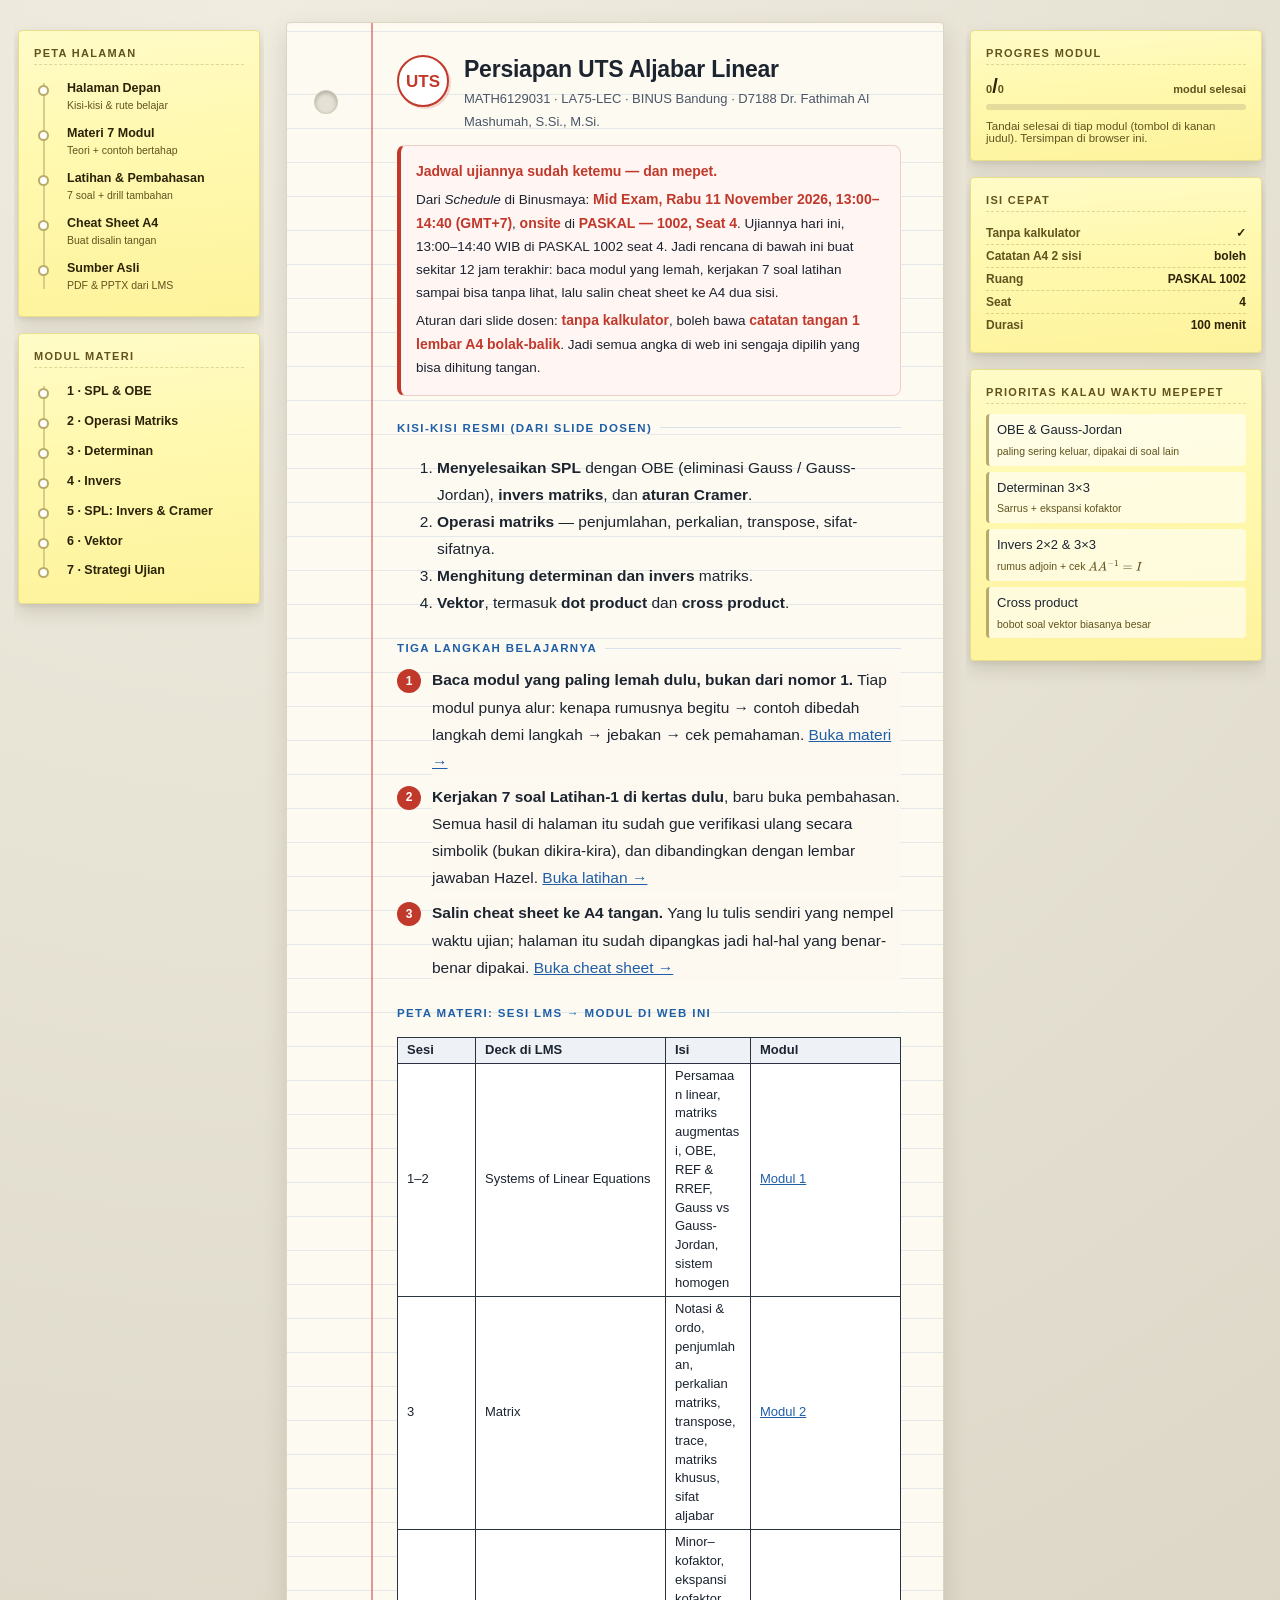
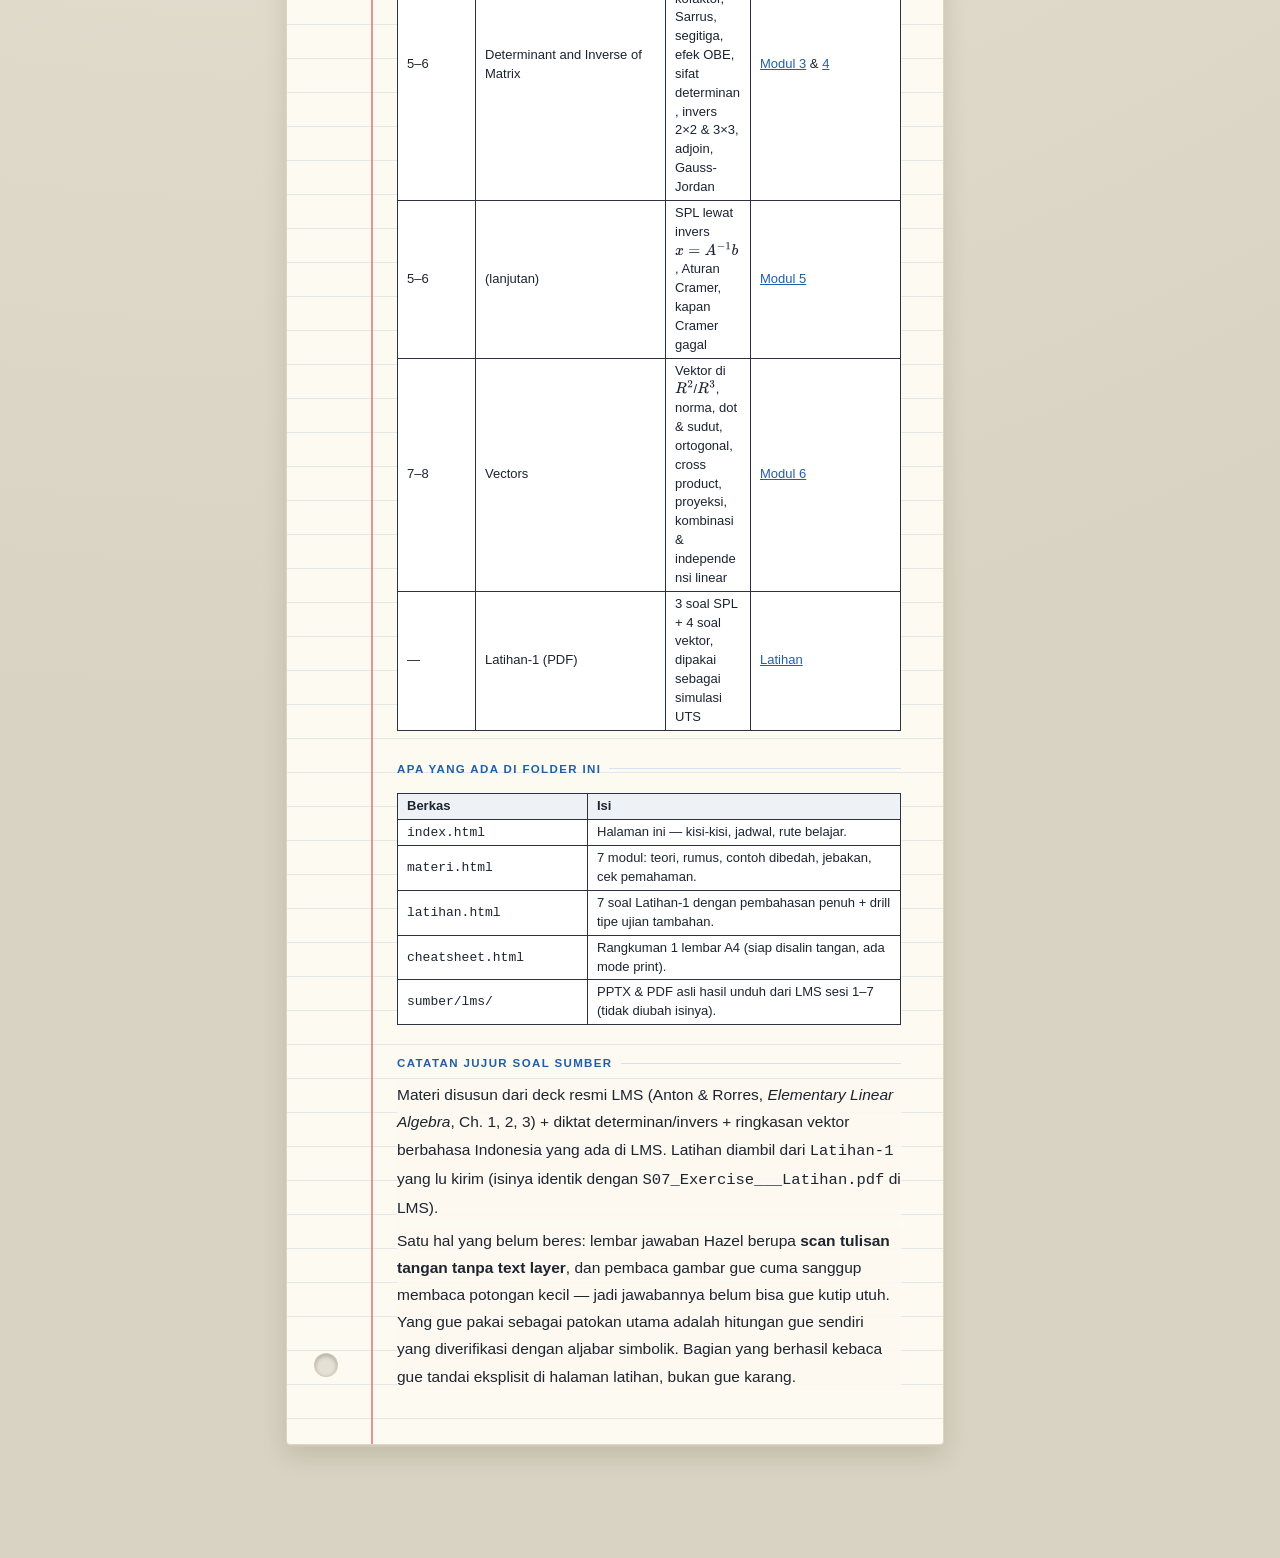
<file: index.html>
<!doctype html>
<html lang="id">
<head>
<meta charset="utf-8">
<meta name="viewport" content="width=device-width,initial-scale=1">
<title>Persiapan UTS Aljabar Linear — MATH6129031</title>
<link rel="stylesheet" href="assets/style.css">
<script src="assets/app.js"></script>
<script defer src="assets/tex-svg.js"></script>
</head>
<body>
<div class="toggles">
  <button data-toggle=".rail.left">☰ Peta</button>
  <button data-toggle=".rail.right">📌 Progres</button>
</div>
<div class="wrap">

<aside class="rail left">
  <div class="panel">
    <h4>Peta Halaman</h4>
    <ul class="road">
      <li><a href="index.html">Halaman Depan<small>Kisi-kisi &amp; rute belajar</small></a><span class="dot"></span></li>
      <li><a href="materi.html">Materi 7 Modul<small>Teori + contoh bertahap</small></a><span class="dot"></span></li>
      <li><a href="latihan.html">Latihan &amp; Pembahasan<small>7 soal + drill tambahan</small></a><span class="dot"></span></li>
      <li><a href="cheatsheet.html">Cheat Sheet A4<small>Buat disalin tangan</small></a><span class="dot"></span></li>
      <li><a href="sumber/lms/S06_Diktat.pdf">Sumber Asli<small>PDF &amp; PPTX dari LMS</small></a><span class="dot"></span></li>
    </ul>
  </div>
  <div class="panel">
    <h4>Modul Materi</h4>
    <ul class="road">
      <li><a href="materi.html#m1">1 · SPL &amp; OBE</a><span class="dot"></span></li>
      <li><a href="materi.html#m2">2 · Operasi Matriks</a><span class="dot"></span></li>
      <li><a href="materi.html#m3">3 · Determinan</a><span class="dot"></span></li>
      <li><a href="materi.html#m4">4 · Invers</a><span class="dot"></span></li>
      <li><a href="materi.html#m5">5 · SPL: Invers &amp; Cramer</a><span class="dot"></span></li>
      <li><a href="materi.html#m6">6 · Vektor</a><span class="dot"></span></li>
      <li><a href="materi.html#m7">7 · Strategi Ujian</a><span class="dot"></span></li>
    </ul>
  </div>
</aside>

<main>
<section class="sheet">
  <div class="head">
    <div class="badge">UTS</div>
    <div>
      <h1>Persiapan UTS Aljabar Linear</h1>
      <div class="sub">MATH6129031 · LA75-LEC · BINUS Bandung · D7188 Dr. Fathimah Al Mashumah, S.Si., M.Si.</div>
    </div>
  </div>

  <div class="trap-card">
    <b>Jadwal ujiannya sudah ketemu — dan mepet.</b>
    <p>Dari <i>Schedule</i> di Binusmaya: <b>Mid Exam, Rabu 11 November 2026, 13:00–14:40 (GMT+7)</b>, <b>onsite</b> di <b>PASKAL — 1002, Seat 4</b>. Ujiannya hari ini, 13:00–14:40 WIB di PASKAL 1002 seat 4. Jadi rencana di bawah ini buat sekitar 12 jam terakhir: baca modul yang lemah, kerjakan 7 soal latihan sampai bisa tanpa lihat, lalu salin cheat sheet ke A4 dua sisi.</p>
    <p>Aturan dari slide dosen: <b>tanpa kalkulator</b>, boleh bawa <b>catatan tangan 1 lembar A4 bolak-balik</b>. Jadi semua angka di web ini sengaja dipilih yang bisa dihitung tangan.</p>
  </div>

  <div class="sec">Kisi-kisi resmi (dari slide dosen)</div>
  <ol>
    <li><b>Menyelesaikan SPL</b> dengan OBE (eliminasi Gauss / Gauss-Jordan), <b>invers matriks</b>, dan <b>aturan Cramer</b>.</li>
    <li><b>Operasi matriks</b> — penjumlahan, perkalian, transpose, sifat-sifatnya.</li>
    <li><b>Menghitung determinan dan invers</b> matriks.</li>
    <li><b>Vektor</b>, termasuk <b>dot product</b> dan <b>cross product</b>.</li>
  </ol>

  <div class="sec">Tiga langkah belajarnya</div>
  <div class="step">
    <div class="n">1</div>
    <div class="body"><b>Baca modul yang paling lemah dulu, bukan dari nomor 1.</b> Tiap modul punya alur: kenapa rumusnya begitu → contoh dibedah langkah demi langkah → jebakan → cek pemahaman. <a href="materi.html">Buka materi →</a></div>
  </div>
  <div class="step">
    <div class="n">2</div>
    <div class="body"><b>Kerjakan 7 soal Latihan-1 di kertas dulu</b>, baru buka pembahasan. Semua hasil di halaman itu sudah gue verifikasi ulang secara simbolik (bukan dikira-kira), dan dibandingkan dengan lembar jawaban Hazel. <a href="latihan.html">Buka latihan →</a></div>
  </div>
  <div class="step">
    <div class="n">3</div>
    <div class="body"><b>Salin cheat sheet ke A4 tangan.</b> Yang lu tulis sendiri yang nempel waktu ujian; halaman itu sudah dipangkas jadi hal-hal yang benar-benar dipakai. <a href="cheatsheet.html">Buka cheat sheet →</a></div>
  </div>

  <div class="sec">Peta materi: sesi LMS → modul di web ini</div>
  <div class="tblwrap">
  <table class="txt">
    <thead><tr><th style="width:78px">Sesi</th><th style="width:190px">Deck di LMS</th><th>Isi</th><th style="width:150px">Modul</th></tr></thead>
    <tbody>
      <tr><td>1–2</td><td>Systems of Linear Equations</td><td>Persamaan linear, matriks augmentasi, OBE, REF &amp; RREF, Gauss vs Gauss-Jordan, sistem homogen</td><td><a href="materi.html#m1">Modul 1</a></td></tr>
      <tr><td>3</td><td>Matrix</td><td>Notasi &amp; ordo, penjumlahan, perkalian matriks, transpose, trace, matriks khusus, sifat aljabar</td><td><a href="materi.html#m2">Modul 2</a></td></tr>
      <tr><td>5–6</td><td>Determinant and Inverse of Matrix</td><td>Minor–kofaktor, ekspansi kofaktor, Sarrus, segitiga, efek OBE, sifat determinan, invers 2×2 &amp; 3×3, adjoin, Gauss-Jordan</td><td><a href="materi.html#m3">Modul 3</a> &amp; <a href="materi.html#m4">4</a></td></tr>
      <tr><td>5–6</td><td>(lanjutan)</td><td>SPL lewat invers \(x=A^{-1}b\), Aturan Cramer, kapan Cramer gagal</td><td><a href="materi.html#m5">Modul 5</a></td></tr>
      <tr><td>7–8</td><td>Vectors</td><td>Vektor di \(R^2\)/\(R^3\), norma, dot &amp; sudut, ortogonal, cross product, proyeksi, kombinasi &amp; independensi linear</td><td><a href="materi.html#m6">Modul 6</a></td></tr>
      <tr><td>—</td><td>Latihan-1 (PDF)</td><td>3 soal SPL + 4 soal vektor, dipakai sebagai simulasi UTS</td><td><a href="latihan.html">Latihan</a></td></tr>
    </tbody>
  </table>
  </div>

  <div class="sec">Apa yang ada di folder ini</div>
  <div class="tblwrap">
  <table class="txt">
    <thead><tr><th style="width:190px">Berkas</th><th>Isi</th></tr></thead>
    <tbody>
      <tr><td><code>index.html</code></td><td>Halaman ini — kisi-kisi, jadwal, rute belajar.</td></tr>
      <tr><td><code>materi.html</code></td><td>7 modul: teori, rumus, contoh dibedah, jebakan, cek pemahaman.</td></tr>
      <tr><td><code>latihan.html</code></td><td>7 soal Latihan-1 dengan pembahasan penuh + drill tipe ujian tambahan.</td></tr>
      <tr><td><code>cheatsheet.html</code></td><td>Rangkuman 1 lembar A4 (siap disalin tangan, ada mode print).</td></tr>
      <tr><td><code>sumber/lms/</code></td><td>PPTX &amp; PDF asli hasil unduh dari LMS sesi 1–7 (tidak diubah isinya).</td></tr>
    </tbody>
  </table>
  </div>

  <div class="sec">Catatan jujur soal sumber</div>
  <p>Materi disusun dari deck resmi LMS (Anton &amp; Rorres, <i>Elementary Linear Algebra</i>, Ch. 1, 2, 3) + diktat determinan/invers + ringkasan vektor berbahasa Indonesia yang ada di LMS. Latihan diambil dari <code>Latihan-1</code> yang lu kirim (isinya identik dengan <code>S07_Exercise___Latihan.pdf</code> di LMS).</p>
  <p>Satu hal yang belum beres: lembar jawaban Hazel berupa <b>scan tulisan tangan tanpa text layer</b>, dan pembaca gambar gue cuma sanggup membaca potongan kecil — jadi jawabannya belum bisa gue kutip utuh. Yang gue pakai sebagai patokan utama adalah hitungan gue sendiri yang diverifikasi dengan aljabar simbolik. Bagian yang berhasil kebaca gue tandai eksplisit di halaman latihan, bukan gue karang.</p>
</section>
</main>

<aside class="rail right">
  <div class="panel">
    <h4>Progres Modul</h4>
    <div class="total"><b><span data-progress-count>0</span>/<span data-progress-total>0</span></b><span>modul selesai</span></div>
    <div class="pbar"><i data-progress-bar></i></div>
    <p style="font-size:11.5px;color:#61531e;background:transparent;margin:0">Tandai selesai di tiap modul (tombol di kanan judul). Tersimpan di browser ini.</p>
  </div>
  <div class="panel">
    <h4>Isi Cepat</h4>
    <div class="kv"><span>Tanpa kalkulator</span><b>✓</b></div>
    <div class="kv"><span>Catatan A4 2 sisi</span><b>boleh</b></div>
    <div class="kv"><span>Ruang</span><b>PASKAL 1002</b></div>
    <div class="kv"><span> Seat</span><b>4</b></div>
    <div class="kv"><span>Durasi</span><b>100 menit</b></div>
  </div>
  <div class="panel">
    <h4>Prioritas Kalau Waktu Mepepet</h4>
    <div class="formula">OBE &amp; Gauss-Jordan<small>paling sering keluar, dipakai di soal lain</small></div>
    <div class="formula">Determinan 3×3<small>Sarrus + ekspansi kofaktor</small></div>
    <div class="formula">Invers 2×2 &amp; 3×3<small>rumus adjoin + cek \(A A^{-1}=I\)</small></div>
    <div class="formula">Cross product<small>bobot soal vektor biasanya besar</small></div>
  </div>
</aside>

</div>
</body>
</html>
</file>
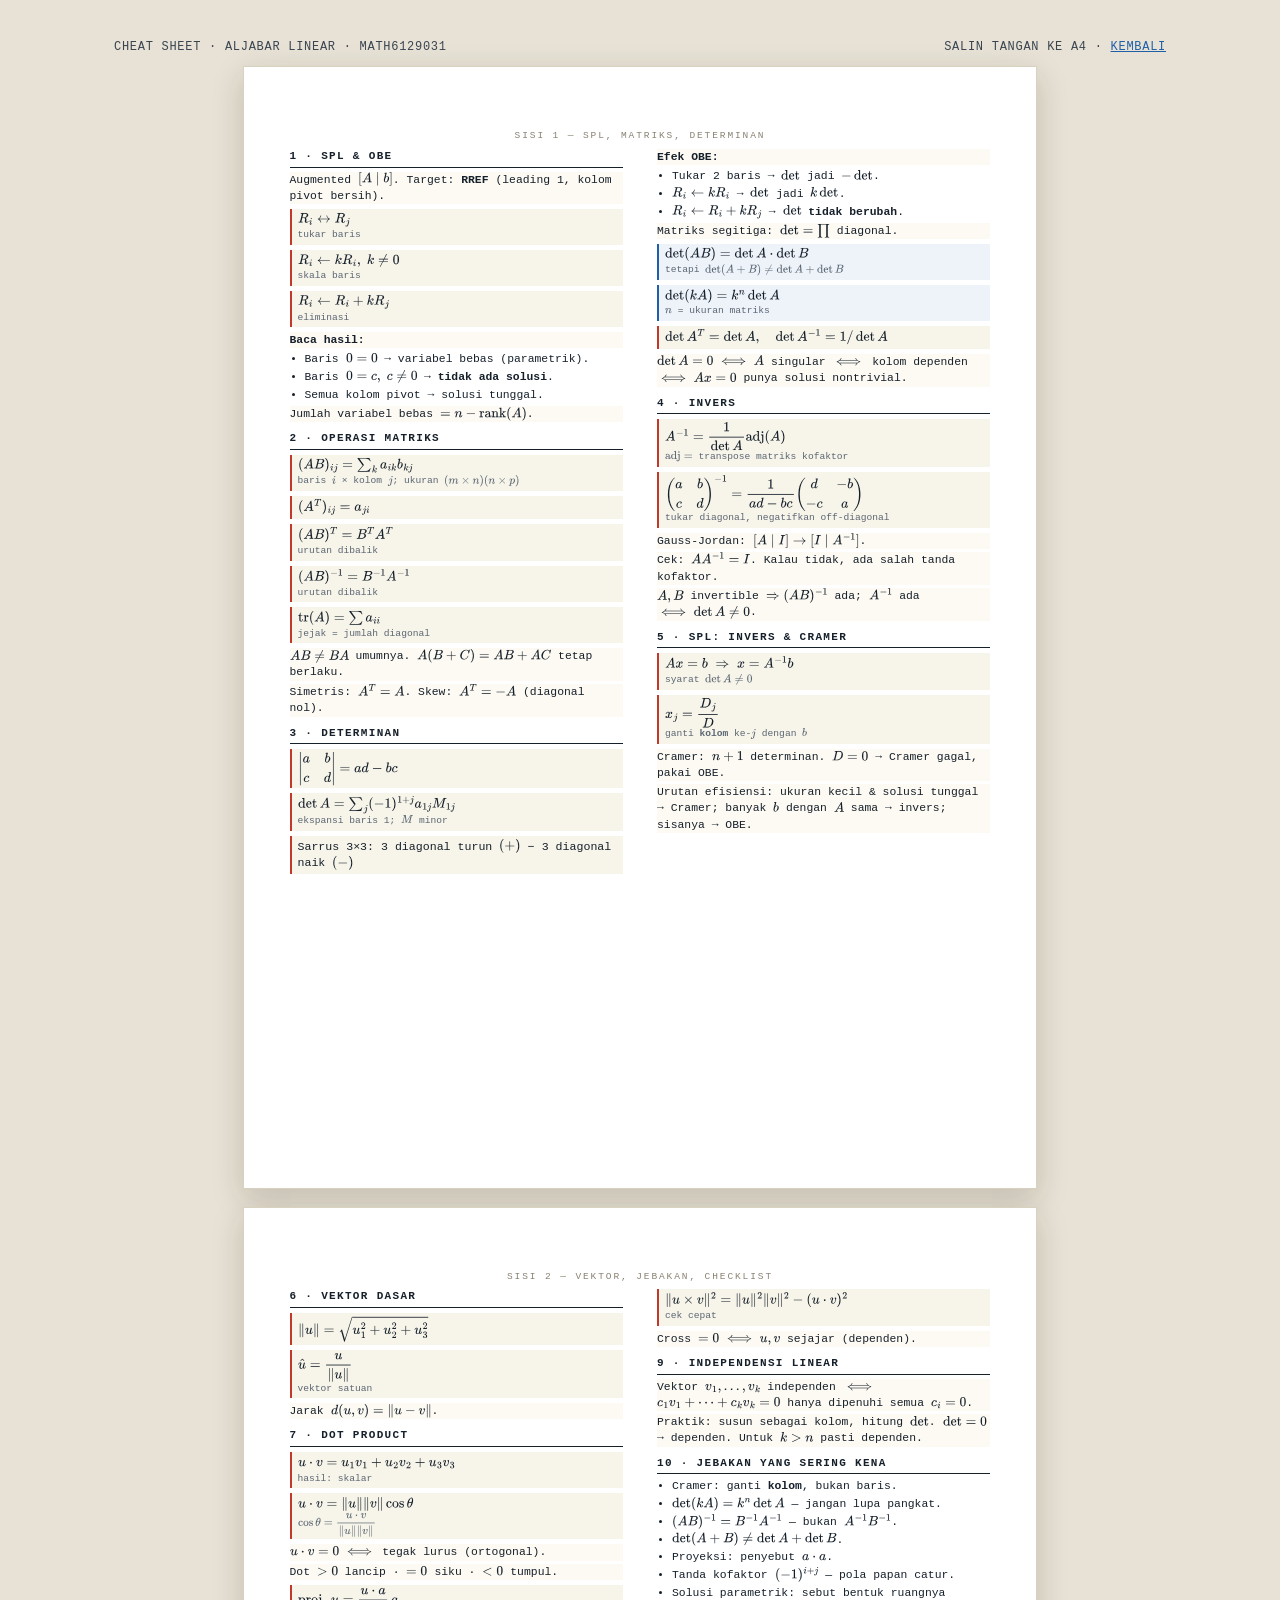
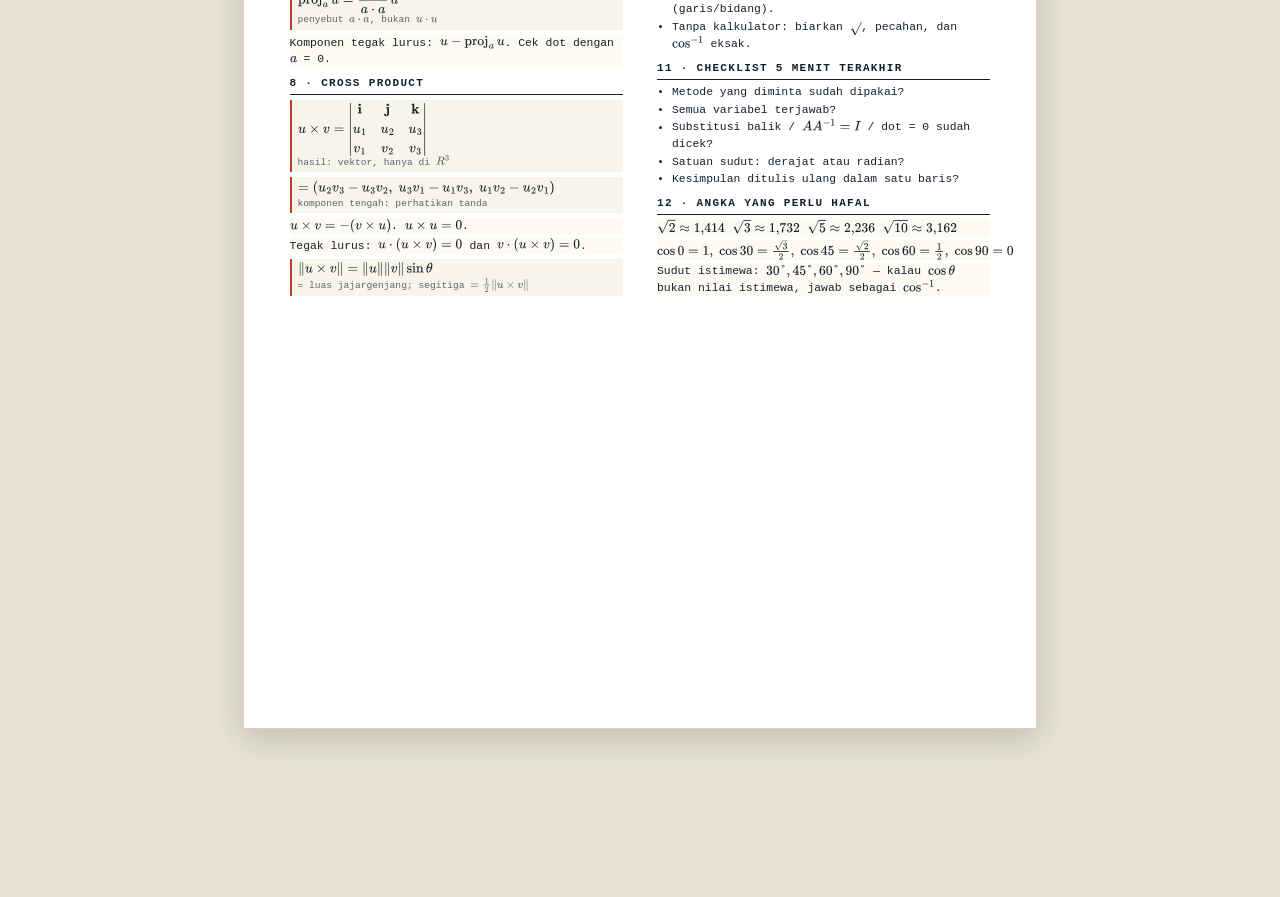
<file: cheatsheet.html>
<!doctype html>
<html lang="id">
<head>
<meta charset="utf-8">
<meta name="viewport" content="width=device-width,initial-scale=1">
<title>Cheat Sheet A4 — Aljabar Linear</title>
<link rel="stylesheet" href="assets/style.css">
<style>
body{background:#e7e2d5}
.wrap{display:block;grid-template-columns:none;max-width:1080px;margin:0 auto;padding:18px 14px 60px}
.cs-head{display:flex;justify-content:space-between;align-items:flex-end;gap:12px;margin:0 0 12px;font-family:var(--mono,ui-monospace,monospace);font-size:12px;color:#3a4450;letter-spacing:.06em;text-transform:uppercase}
.a4{background:#fff;box-shadow:0 10px 30px rgba(40,30,10,.18);border:1px solid #d8d1bf;padding:16mm 12mm;margin:0 auto 18px;max-width:210mm;min-height:297mm;font-family:var(--mono,ui-monospace,"Cascadia Mono",monospace);font-size:11.4px;line-height:1.42;color:#16202b}
.a4 h2{font-size:11px;letter-spacing:.12em;text-transform:uppercase;margin:9px 0 4px;padding-bottom:2px;border-bottom:1.5px solid #16202b}
.a4 h2:first-child{margin-top:0}
.a4 p{margin:3px 0}
.a4 ul{margin:3px 0 3px 15px;padding:0}
.a4 li{margin:1.5px 0}
.a4 .two{column-count:2;column-gap:9mm}
.a4 .two > *{break-inside:avoid}
.f{display:block;margin:5px 0;padding:3px 6px;background:#f7f4ea;border-left:2.5px solid #c0392b;font-size:11.6px;break-inside:avoid}
.f small{display:block;color:#5b6672;font-size:9.6px;letter-spacing:0;text-transform:none}
.tag{display:inline-block;background:#16202b;color:#fff;font-size:8.6px;letter-spacing:.1em;padding:1px 5px;border-radius:2px;vertical-align:1px}
.warn{border-left-color:#1f5fa8;background:#eef3fa}
.side{text-align:center;font-size:9.5px;letter-spacing:.2em;color:#8a8272;text-transform:uppercase;margin:2px 0 6px}
@media print{
  body{background:#fff}
  .wrap{padding:0;max-width:none}
  .cs-head,.toggles{display:none}
  .a4{box-shadow:none;border:0;margin:0;max-width:none;min-height:0;padding:10mm 9mm;break-after:page}
  .a4:last-child{break-after:auto}
  @page{size:A4;margin:0}
}
</style>
<script src="assets/app.js"></script>
<script defer src="assets/tex-svg.js"></script>
</head>
<body>
<div class="toggles"><button data-toggle=".cs-head">☰</button></div>
<div class="wrap">
<div class="cs-head"><span>Cheat sheet · Aljabar Linear · MATH6129031</span><span>salin tangan ke A4 · <a href="index.html">kembali</a></span></div>

<!-- ================= SIDE 1 ================= -->
<div class="a4">
  <div class="side">Sisi 1 — SPL, Matriks, Determinan</div>
  <div class="two">

    <h2>1 · SPL &amp; OBE</h2>
    <p>Augmented \( [A\mid b] \). Target: <b>RREF</b> (leading 1, kolom pivot bersih).</p>
    <div class="f">\(R_i\leftrightarrow R_j\)<small>tukar baris</small></div>
    <div class="f">\(R_i\leftarrow kR_i,\;k\ne0\)<small>skala baris</small></div>
    <div class="f">\(R_i\leftarrow R_i+kR_j\)<small>eliminasi</small></div>
    <p><b>Baca hasil:</b></p>
    <ul>
      <li>Baris \(0=0\) → variabel bebas (parametrik).</li>
      <li>Baris \(0=c,\;c\ne0\) → <b>tidak ada solusi</b>.</li>
      <li>Semua kolom pivot → solusi tunggal.</li>
    </ul>
    <p>Jumlah variabel bebas \(=n-\operatorname{rank}(A)\).</p>

    <h2>2 · Operasi Matriks</h2>
    <div class="f">\((AB)_{ij}=\sum_k a_{ik}b_{kj}\)<small>baris \(i\) × kolom \(j\); ukuran \((m\times n)(n\times p)\)</small></div>
    <div class="f">\((A^T)_{ij}=a_{ji}\)</div>
    <div class="f">\((AB)^T=B^TA^T\)<small>urutan dibalik</small></div>
    <div class="f">\((AB)^{-1}=B^{-1}A^{-1}\)<small>urutan dibalik</small></div>
    <div class="f">\(\operatorname{tr}(A)=\sum a_{ii}\)<small>jejak = jumlah diagonal</small></div>
    <p>\(AB\ne BA\) umumnya. \(A(B+C)=AB+AC\) tetap berlaku.</p>
    <p>Simetris: \(A^T=A\). Skew: \(A^T=-A\) (diagonal nol).</p>

    <h2>3 · Determinan</h2>
    <div class="f">\(\begin{vmatrix}a&b\\c&d\end{vmatrix}=ad-bc\)</div>
    <div class="f">\(\det A=\sum_j(-1)^{1+j}a_{1j}M_{1j}\)<small>ekspansi baris 1; \(M\) minor</small></div>
    <div class="f">Sarrus 3×3: 3 diagonal turun \((+)\) − 3 diagonal naik \((-)\)</div>
    <p><b>Efek OBE:</b></p>
    <ul>
      <li>Tukar 2 baris → \(\det\) jadi \(-\det\).</li>
      <li>\(R_i\leftarrow kR_i\) → \(\det\) jadi \(k\det\).</li>
      <li>\(R_i\leftarrow R_i+kR_j\) → \(\det\) <b>tidak berubah</b>.</li>
    </ul>
    <p>Matriks segitiga: \(\det=\prod\) diagonal.</p>
    <div class="f warn">\(\det(AB)=\det A\cdot\det B\)<small>tetapi \(\det(A+B)\ne\det A+\det B\)</small></div>
    <div class="f warn">\(\det(kA)=k^n\det A\)<small>\(n\) = ukuran matriks</small></div>
    <div class="f">\(\det A^T=\det A,\quad \det A^{-1}=1/\det A\)</div>
    <p>\(\det A=0\iff A\) singular \(\iff\) kolom dependen \(\iff Ax=0\) punya solusi nontrivial.</p>

    <h2>4 · Invers</h2>
    <div class="f">\(A^{-1}=\dfrac{1}{\det A}\operatorname{adj}(A)\)<small>\(\operatorname{adj}=\) transpose matriks kofaktor</small></div>
    <div class="f">\(\begin{pmatrix}a&b\\c&d\end{pmatrix}^{-1}=\dfrac{1}{ad-bc}\begin{pmatrix}d&-b\\-c&a\end{pmatrix}\)<small>tukar diagonal, negatifkan off-diagonal</small></div>
    <p>Gauss-Jordan: \([A\mid I]\to[I\mid A^{-1}]\).</p>
    <p>Cek: \(AA^{-1}=I\). Kalau tidak, ada salah tanda kofaktor.</p>
    <p>\(A,B\) invertible \(\Rightarrow (AB)^{-1}\) ada; \(A^{-1}\) ada \(\iff \det A\ne0\).</p>

    <h2>5 · SPL: Invers &amp; Cramer</h2>
    <div class="f">\(Ax=b\;\Rightarrow\;x=A^{-1}b\)<small>syarat \(\det A\ne0\)</small></div>
    <div class="f">\(x_j=\dfrac{D_j}{D}\)<small>ganti <b>kolom</b> ke-\(j\) dengan \(b\)</small></div>
    <p>Cramer: \(n+1\) determinan. \(D=0\) → Cramer gagal, pakai OBE.</p>
    <p>Urutan efisiensi: ukuran kecil &amp; solusi tunggal → Cramer; banyak \(b\) dengan \(A\) sama → invers; sisanya → OBE.</p>
  </div>
</div>

<!-- ================= SIDE 2 ================= -->
<div class="a4">
  <div class="side">Sisi 2 — Vektor, Jebakan, Checklist</div>
  <div class="two">

    <h2>6 · Vektor dasar</h2>
    <div class="f">\(\|u\|=\sqrt{u_1^2+u_2^2+u_3^2}\)</div>
    <div class="f">\(\hat u=\dfrac{u}{\|u\|}\)<small>vektor satuan</small></div>
    <p>Jarak \(d(u,v)=\|u-v\|\).</p>

    <h2>7 · Dot product</h2>
    <div class="f">\(u\cdot v=u_1v_1+u_2v_2+u_3v_3\)<small>hasil: skalar</small></div>
    <div class="f">\(u\cdot v=\|u\|\|v\|\cos\theta\)<small>\(\cos\theta=\dfrac{u\cdot v}{\|u\|\|v\|}\)</small></div>
    <p>\(u\cdot v=0\iff\) tegak lurus (ortogonal).</p>
    <p>Dot \(&gt;0\) lancip · \(=0\) siku · \(&lt;0\) tumpul.</p>
    <div class="f">\(\operatorname{proj}_a u=\dfrac{u\cdot a}{a\cdot a}\,a\)<small>penyebut \(a\cdot a\), bukan \(u\cdot u\)</small></div>
    <p>Komponen tegak lurus: \(u-\operatorname{proj}_a u\). Cek dot dengan \(a\) = 0.</p>

    <h2>8 · Cross product</h2>
    <div class="f">\(u\times v=\begin{vmatrix}\mathbf i&\mathbf j&\mathbf k\\u_1&u_2&u_3\\v_1&v_2&v_3\end{vmatrix}\)<small>hasil: vektor, hanya di \(R^3\)</small></div>
    <div class="f">\(=(u_2v_3-u_3v_2,\;u_3v_1-u_1v_3,\;u_1v_2-u_2v_1)\)<small>komponen tengah: perhatikan tanda</small></div>
    <p>\(u\times v=-(v\times u)\). \(u\times u=0\).</p>
    <p>Tegak lurus: \(u\cdot(u\times v)=0\) dan \(v\cdot(u\times v)=0\).</p>
    <div class="f">\(\|u\times v\|=\|u\|\|v\|\sin\theta\)<small>= luas jajargenjang; segitiga \(=\tfrac12\|u\times v\|\)</small></div>
    <div class="f">\(\|u\times v\|^2=\|u\|^2\|v\|^2-(u\cdot v)^2\)<small>cek cepat</small></div>
    <p>Cross \(=0\iff u,v\) sejajar (dependen).</p>

    <h2>9 · Independensi linear</h2>
    <p>Vektor \(v_1,\dots,v_k\) independen \(\iff\) \(c_1v_1+\dots+c_kv_k=0\) hanya dipenuhi semua \(c_i=0\).</p>
    <p>Praktik: susun sebagai kolom, hitung \(\det\). \(\det=0\) → dependen. Untuk \(k&gt;n\) pasti dependen.</p>

    <h2>10 · Jebakan yang sering kena</h2>
    <ul>
      <li>Cramer: ganti <b>kolom</b>, bukan baris.</li>
      <li>\(\det(kA)=k^n\det A\) — jangan lupa pangkat.</li>
      <li>\((AB)^{-1}=B^{-1}A^{-1}\) — bukan \(A^{-1}B^{-1}\).</li>
      <li>\(\det(A+B)\ne\det A+\det B\).</li>
      <li>Proyeksi: penyebut \(a\cdot a\).</li>
      <li>Tanda kofaktor \((-1)^{i+j}\) — pola papan catur.</li>
      <li>Solusi parametrik: sebut bentuk ruangnya (garis/bidang).</li>
      <li>Tanpa kalkulator: biarkan \(\sqrt{}\), pecahan, dan \(\cos^{-1}\) eksak.</li>
    </ul>

    <h2>11 · Checklist 5 menit terakhir</h2>
    <ul>
      <li>Metode yang diminta sudah dipakai?</li>
      <li>Semua variabel terjawab?</li>
      <li>Substitusi balik / \(AA^{-1}=I\) / dot = 0 sudah dicek?</li>
      <li>Satuan sudut: derajat atau radian?</li>
      <li>Kesimpulan ditulis ulang dalam satu baris?</li>
    </ul>

    <h2>12 · Angka yang perlu hafal</h2>
    <p>\(\sqrt2\approx1{,}414\;\; \sqrt3\approx1{,}732\;\; \sqrt5\approx2{,}236\;\; \sqrt{10}\approx3{,}162\)</p>
    <p>\(\cos0=1,\;\cos30=\tfrac{\sqrt3}2,\;\cos45=\tfrac{\sqrt2}2,\;\cos60=\tfrac12,\;\cos90=0\)</p>
    <p>Sudut istimewa: \(30°,45°,60°,90°\) — kalau \(\cos\theta\) bukan nilai istimewa, jawab sebagai \(\cos^{-1}\).</p>
  </div>
</div>

</div>
</body>
</html>
</file>
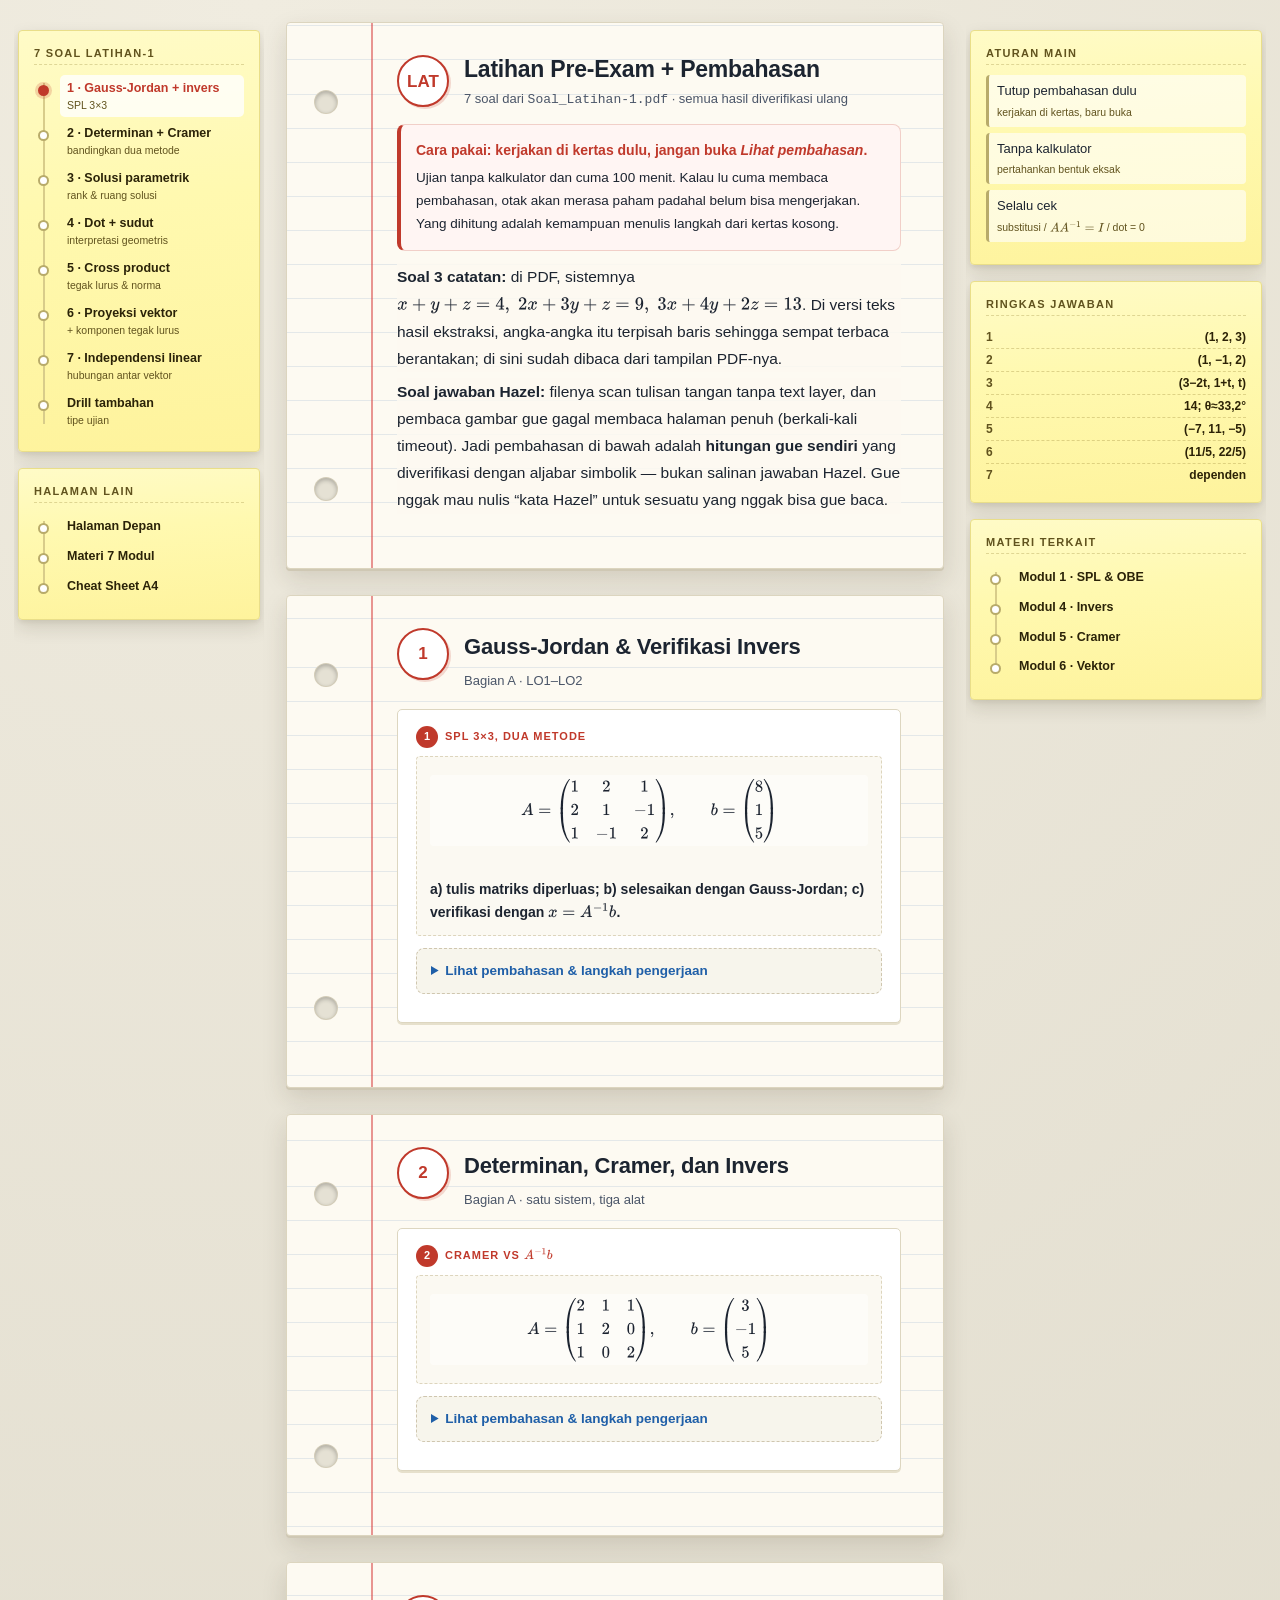
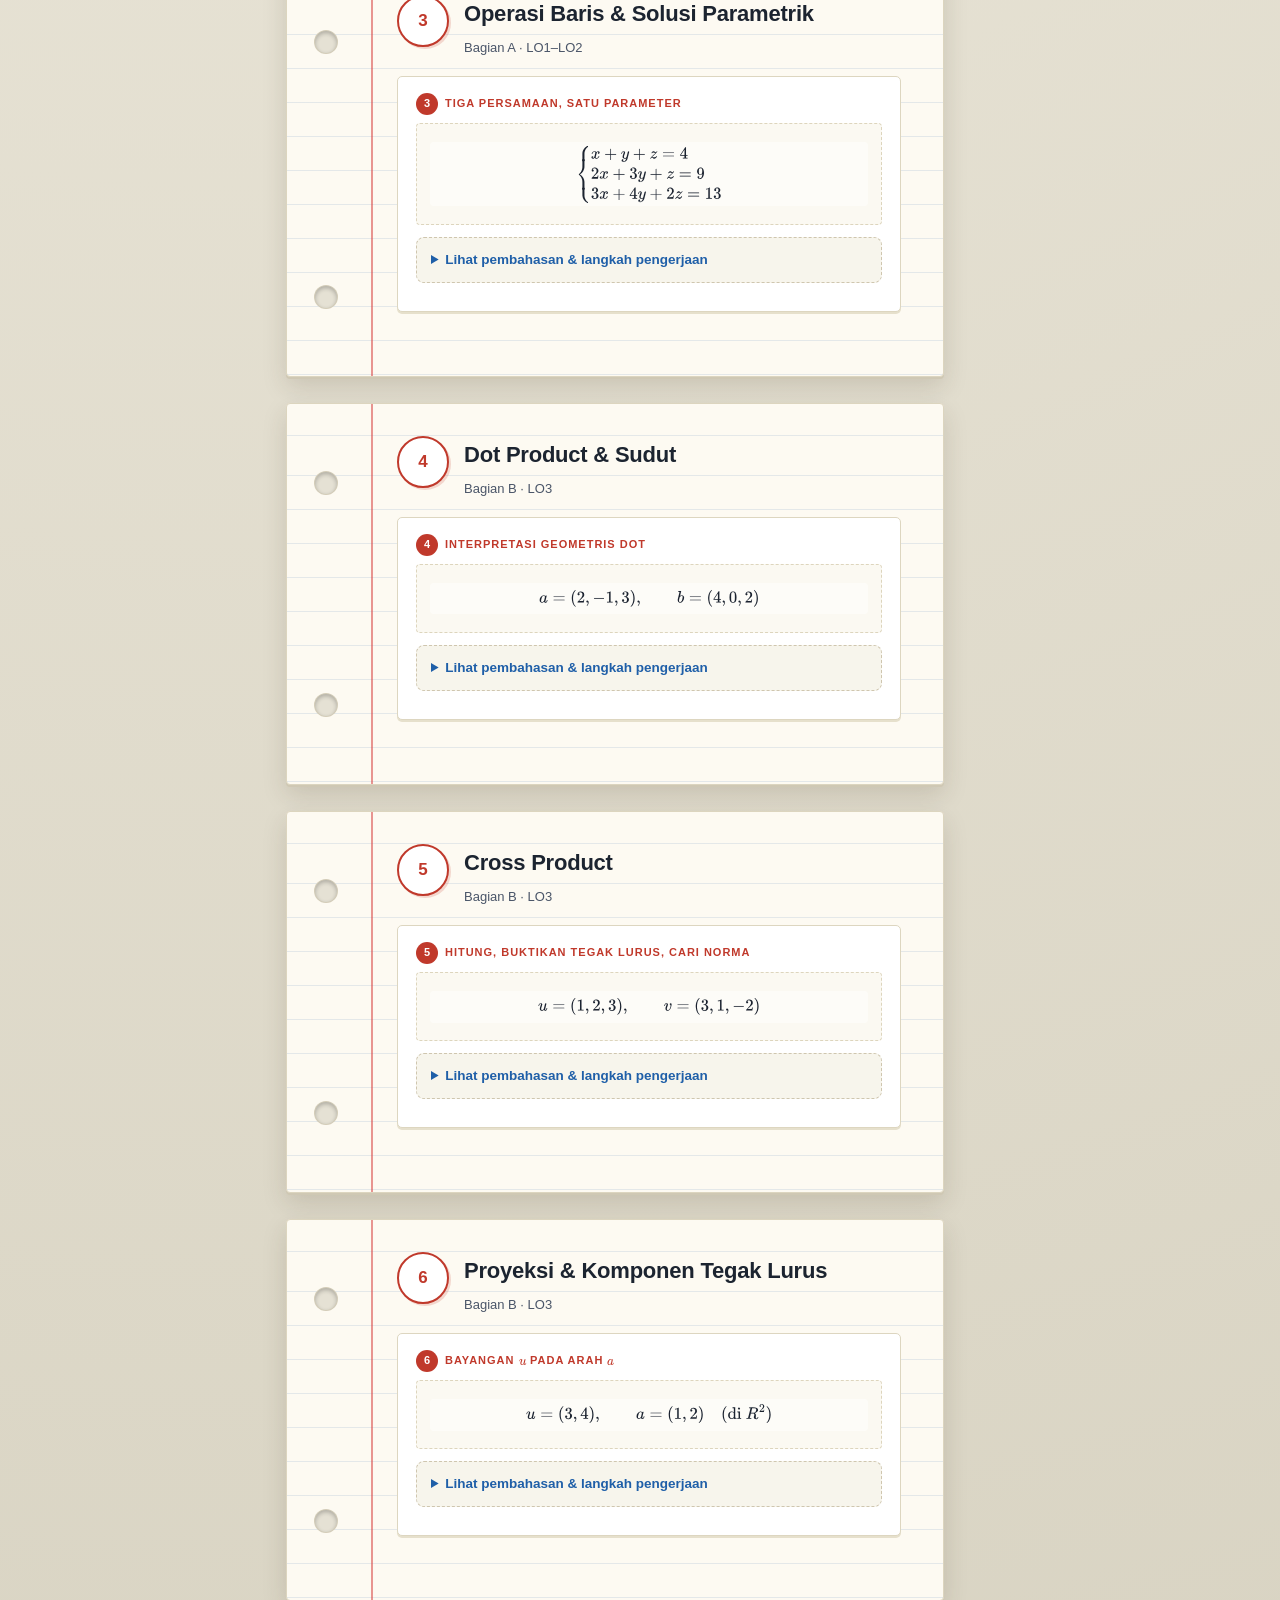
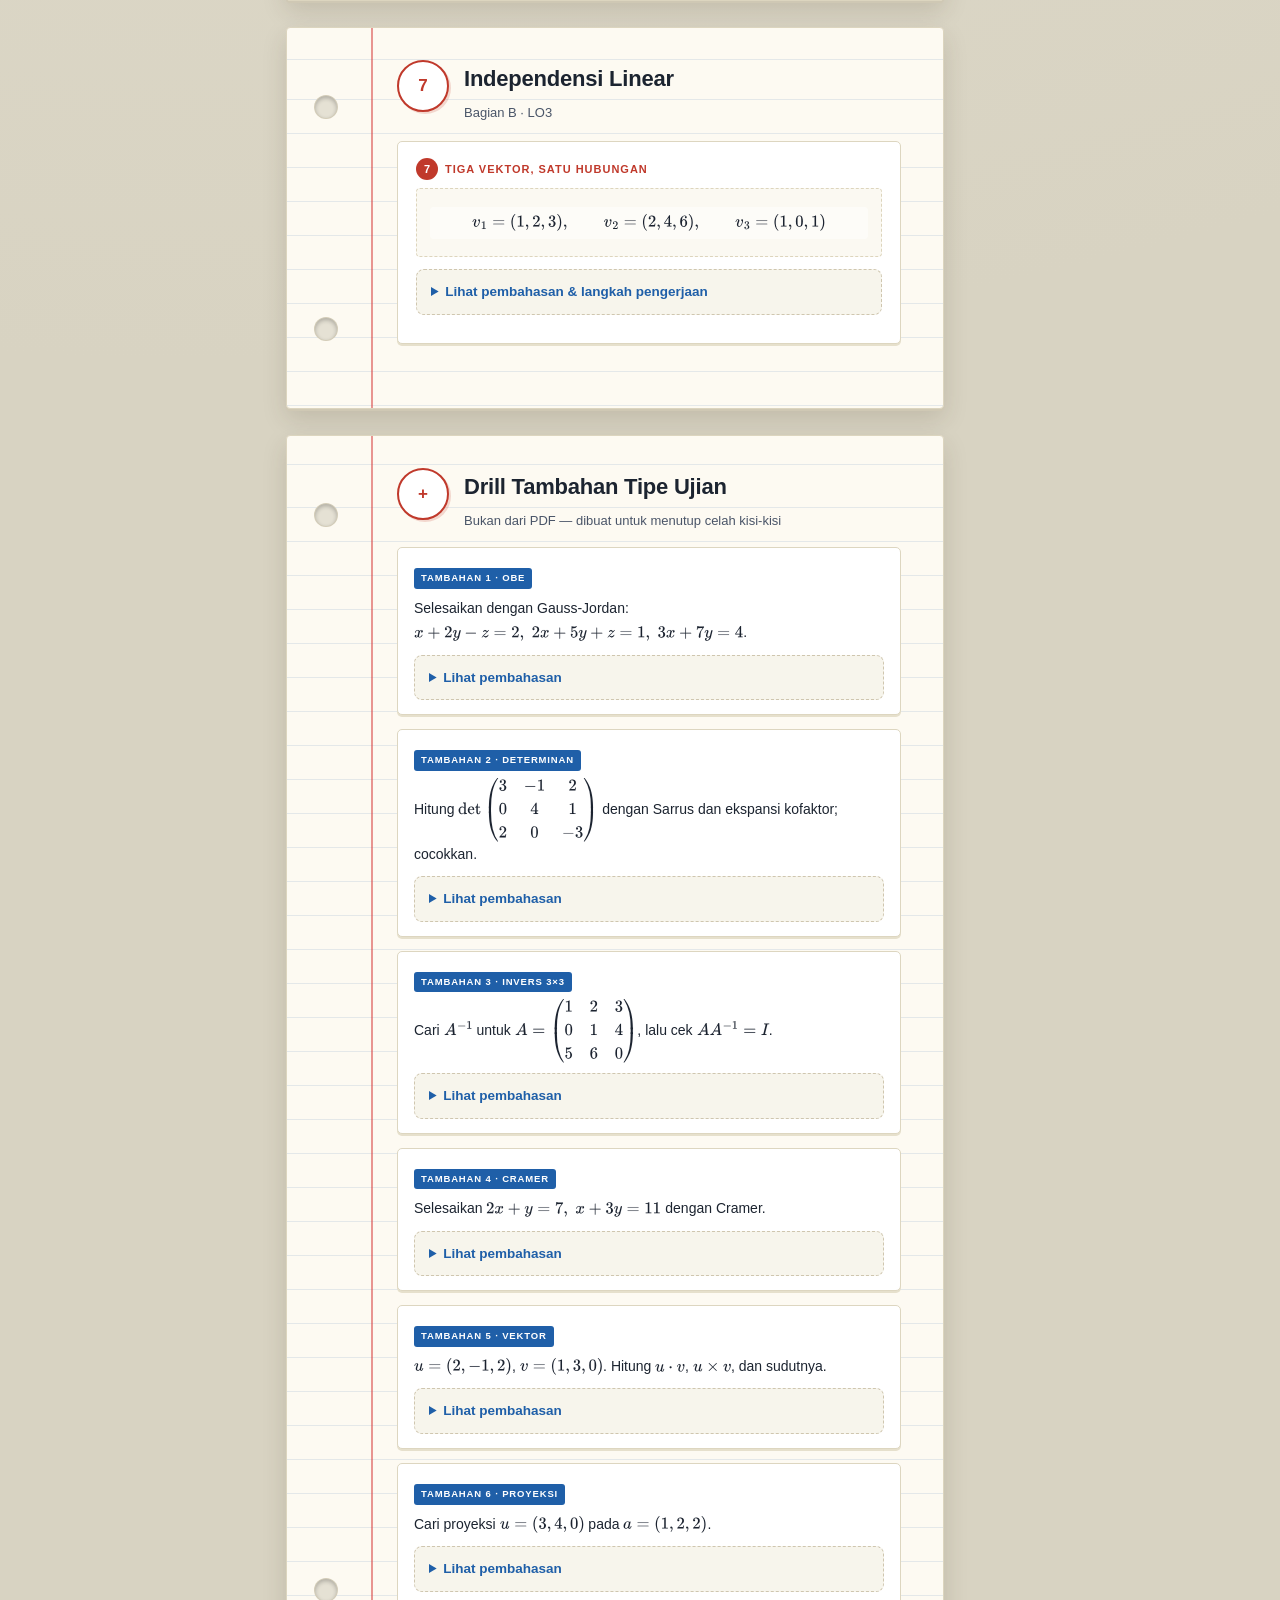
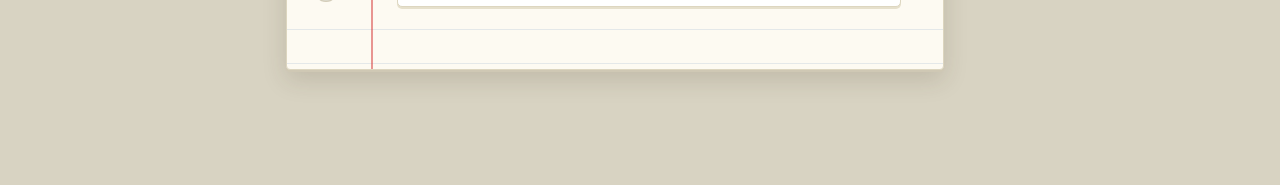
<file: latihan.html>
<!doctype html>
<html lang="id">
<head>
<meta charset="utf-8">
<meta name="viewport" content="width=device-width,initial-scale=1">
<title>Latihan &amp; Pembahasan — Persiapan UTS Aljabar Linear</title>
<link rel="stylesheet" href="assets/style.css">
<script src="assets/app.js"></script>
<script defer src="assets/tex-svg.js"></script>
</head>
<body>
<div class="toggles"><button data-toggle=".rail.left">☰ Daftar</button><button data-toggle=".rail.right">📌 Petunjuk</button></div>
<div class="wrap">

<aside class="rail left">
  <div class="panel"><h4>7 Soal Latihan-1</h4><ul class="road">
    <li><a href="#p1">1 · Gauss-Jordan + invers<small>SPL 3×3</small></a><span class="dot"></span></li>
    <li><a href="#p2">2 · Determinan + Cramer<small>bandingkan dua metode</small></a><span class="dot"></span></li>
    <li><a href="#p3">3 · Solusi parametrik<small>rank &amp; ruang solusi</small></a><span class="dot"></span></li>
    <li><a href="#p4">4 · Dot + sudut<small>interpretasi geometris</small></a><span class="dot"></span></li>
    <li><a href="#p5">5 · Cross product<small>tegak lurus &amp; norma</small></a><span class="dot"></span></li>
    <li><a href="#p6">6 · Proyeksi vektor<small>+ komponen tegak lurus</small></a><span class="dot"></span></li>
    <li><a href="#p7">7 · Independensi linear<small>hubungan antar vektor</small></a><span class="dot"></span></li>
    <li><a href="#drill">Drill tambahan<small>tipe ujian</small></a><span class="dot"></span></li>
  </ul></div>
  <div class="panel"><h4>Halaman Lain</h4><ul class="road">
    <li><a href="index.html">Halaman Depan</a><span class="dot"></span></li>
    <li><a href="materi.html">Materi 7 Modul</a><span class="dot"></span></li>
    <li><a href="cheatsheet.html">Cheat Sheet A4</a><span class="dot"></span></li>
  </ul></div>
</aside>

<main>
<section class="sheet">
  <div class="head"><div class="badge">LAT</div><div><h1>Latihan Pre-Exam + Pembahasan</h1><div class="sub">7 soal dari <code>Soal_Latihan-1.pdf</code> · semua hasil diverifikasi ulang</div></div></div>
  <div class="trap-card">
    <b>Cara pakai: kerjakan di kertas dulu, jangan buka <i>Lihat pembahasan</i>.</b>
    <p>Ujian tanpa kalkulator dan cuma 100 menit. Kalau lu cuma membaca pembahasan, otak akan merasa paham padahal belum bisa mengerjakan. Yang dihitung adalah kemampuan menulis langkah dari kertas kosong.</p>
  </div>
  <p><b>Soal 3 catatan:</b> di PDF, sistemnya \(x+y+z=4,\;2x+3y+z=9,\;3x+4y+2z=13\). Di versi teks hasil ekstraksi, angka-angka itu terpisah baris sehingga sempat terbaca berantakan; di sini sudah dibaca dari tampilan PDF-nya.</p>
  <p><b>Soal jawaban Hazel:</b> filenya scan tulisan tangan tanpa text layer, dan pembaca gambar gue gagal membaca halaman penuh (berkali-kali timeout). Jadi pembahasan di bawah adalah <b>hitungan gue sendiri</b> yang diverifikasi dengan aljabar simbolik — bukan salinan jawaban Hazel. Gue nggak mau nulis “kata Hazel” untuk sesuatu yang nggak bisa gue baca.</p>
</section>

<section class="sheet" id="p1">
  <div class="head"><div class="badge">1</div><div><h2>Gauss-Jordan &amp; Verifikasi Invers</h2><div class="sub">Bagian A · LO1–LO2</div></div></div>
  <div class="bedah">
    <div class="top"><span class="no">1</span><span class="ttl">SPL 3×3, dua metode</span></div>
    <div class="soal">\[ A=\begin{pmatrix}1&2&1\\2&1&-1\\1&-1&2\end{pmatrix},\qquad b=\begin{pmatrix}8\\1\\5\end{pmatrix} \]<br>a) tulis matriks diperluas; b) selesaikan dengan Gauss-Jordan; c) verifikasi dengan \(x=A^{-1}b\).</div>
    <h5>(a) Matriks diperluas</h5>
    \[ [A\mid b]=\left(\begin{array}{ccc|c}1&2&1&8\\2&1&-1&1\\1&-1&2&5\end{array}\right) \]
    <h5>(b) Eliminasi</h5>
    <p class="baca">\(R_2\leftarrow R_2-2R_1\) dan \(R_3\leftarrow R_3-R_1\):</p>
    \[ \left(\begin{array}{ccc|c}1&2&1&8\\0&-3&-3&-15\\0&-3&1&-3\end{array}\right)\xrightarrow{R_2\leftarrow-\frac13R_2}\left(\begin{array}{ccc|c}1&2&1&8\\0&1&1&5\\0&-3&1&-3\end{array}\right) \]
    <p class="baca">\(R_3\leftarrow R_3+3R_2\):</p>
    \[ \left(\begin{array}{ccc|c}1&2&1&8\\0&1&1&5\\0&0&4&12\end{array}\right)\xrightarrow{R_3\leftarrow\frac14R_3}\left(\begin{array}{ccc|c}1&2&1&8\\0&1&1&5\\0&0&1&3\end{array}\right) \]
    <p class="baca">Fase balik: \(R_2\leftarrow R_2-R_3\) lalu \(R_1\leftarrow R_1-R_3\):</p>
    \[ \left(\begin{array}{ccc|c}1&2&0&5\\0&1&0&2\\0&0&1&3\end{array}\right)\xrightarrow{R_1\leftarrow R_1-2R_2}\left(\begin{array}{ccc|c}1&0&0&1\\0&1&0&2\\0&0&1&3\end{array}\right) \]
    <div class="jawab"><b>Solusi:</b> \(x=1,\;y=2,\;z=3\). Cek: \(1+2(2)+3=8\) ✓; \(2(1)+2-3=1\) ✓; \(1-2+2(3)=5\) ✓.</div>
    <h5>(c) Verifikasi lewat invers</h5>
    <p class="baca">\(\det A=1(2-1)-2(4+1)+1(-2-1)=1-10-3=-12\neq0\) → \(A\) invertible.</p>
    \[ A^{-1}=\frac{1}{-12}\begin{pmatrix}-1&5&3\\5&-1&-3\\3&-3&3\end{pmatrix}=\begin{pmatrix}-\frac1{12}&\frac5{12}&\frac14\\\frac5{12}&-\frac1{12}&-\frac14\\\frac14&-\frac14&\frac14\end{pmatrix} \]
    \[ x=A^{-1}b=\begin{pmatrix}\frac{-8+5+15}{12}\\\frac{40-1-15}{12}\\\frac{8-5+15}{12}\end{pmatrix}=\begin{pmatrix}\frac{12}{12}\\\frac{24}{12}\\\frac{18}{12}\end{pmatrix}=\begin{pmatrix}1\\2\\3\end{pmatrix} \]
    <div class="jawab">Dua metode memberi hasil sama: \((1,2,3)\). Ini yang dimaksud “verifikasi” di soal c — bukan mengulang cara yang sama, tapi mengecek lewat jalur berbeda.</div>
    <div class="jeb">Waktu menghitung \(A^{-1}\) lewat adjoin, perhatikan tanda \((-1)^{i+j}\). Satu tanda salah akan membuat satu baris hasil meleset, sementara dua baris lain tetap benar — jadi cek dengan perkalian, jangan cuma “kelihatan masuk akal”.</div>
  </div>
</section>

<section class="sheet" id="p2">
  <div class="head"><div class="badge">2</div><div><h2>Determinan, Cramer, dan Invers</h2><div class="sub">Bagian A · satu sistem, tiga alat</div></div></div>
  <div class="bedah">
    <div class="top"><span class="no">2</span><span class="ttl">Cramer vs \(A^{-1}b\)</span></div>
    <div class="soal">\[ A=\begin{pmatrix}2&1&1\\1&2&0\\1&0&2\end{pmatrix},\qquad b=\begin{pmatrix}3\\-1\\5\end{pmatrix} \]</div>
    <h5>(a) Determinan</h5>
    <p class="baca">Ekspansi baris 1:</p>
    \[ \det A=2\begin{vmatrix}2&0\\0&2\end{vmatrix}-1\begin{vmatrix}1&0\\1&2\end{vmatrix}+1\begin{vmatrix}1&2\\1&0\end{vmatrix}=2(4)-1(2)+1(-2)=4 \]
    <p class="baca">\(\det A=4\neq0\) → solusi tunggal, Cramer sah dipakai.</p>
    <h5>(b) Aturan Cramer</h5>
    \[ D_x=\begin{vmatrix}3&1&1\\-1&2&0\\5&0&2\end{vmatrix}=3(4)-1(-2)+1(-10)=4 \]
    \[ D_y=\begin{vmatrix}2&3&1\\1&-1&0\\1&5&2\end{vmatrix}=2(-2)-3(2)+1(6)=-4 \]
    \[ D_z=\begin{vmatrix}2&1&3\\1&2&-1\\1&0&5\end{vmatrix}=2(10)-1(6)+3(-2)=8 \]
    \[ x=\frac{4}{4}=1,\qquad y=\frac{-4}{4}=-1,\qquad z=\frac{8}{4}=2 \]
    <div class="jawab"><b>Solusi:</b> \((1,-1,2)\). Cek: \(2(1)+(-1)+2=3\) ✓; \(1+2(-1)=-1\) ✓; \(1+2(2)=5\) ✓.</div>
    <h5>(c) Bandingkan dengan metode invers</h5>
    <p class="baca">Kofaktor \(A\), lalu transpose dan bagi \(\det A=4\):</p>
    \[ A^{-1}=\frac14\begin{pmatrix}4&-2&-2\\-2&3&1\\-2&1&3\end{pmatrix},\qquad A^{-1}b=\frac14\begin{pmatrix}12+2-10\\-6-3+5\\-6-1+15\end{pmatrix}=\frac14\begin{pmatrix}4\\-4\\8\end{pmatrix}=\begin{pmatrix}1\\-1\\2\end{pmatrix} \]
    <div class="jawab">Dua metode sepakat: Cramer memberi \((1,-1,2)\), invers memberi \((1,-1,2)\). Perhatikan bahwa Cramer dan invers sebenarnya memakai bahan yang sama — determinan. Bedanya, Cramer menyusun ulang kolom, sedangkan invers menghitung seluruh adjoin sekali lalu dikali \(b\).</div>
  </div>
</section>

<section class="sheet" id="p3">
  <div class="head"><div class="badge">3</div><div><h2>Operasi Baris &amp; Solusi Parametrik</h2><div class="sub">Bagian A · LO1–LO2</div></div></div>
  <div class="bedah">
    <div class="top"><span class="no">3</span><span class="ttl">Tiga persamaan, satu parameter</span></div>
    <div class="soal">\[ \begin{cases}x+y+z=4\\2x+3y+z=9\\3x+4y+2z=13\end{cases} \]</div>
    <h5>(a) Augmentasi &amp; eliminasi</h5>
    \[ \left(\begin{array}{ccc|c}1&1&1&4\\2&3&1&9\\3&4&2&13\end{array}\right)\xrightarrow[R_3-3R_1]{R_2-2R_1}\left(\begin{array}{ccc|c}1&1&1&4\\0&1&-1&1\\0&1&-1&1\end{array}\right)\xrightarrow{R_3-R_2}\left(\begin{array}{ccc|c}1&1&1&4\\0&1&-1&1\\0&0&0&0\end{array}\right) \]
    <p class="baca">\(R_1\leftarrow R_1-R_2\):</p>
    \[ \left(\begin{array}{ccc|c}1&0&2&3\\0&1&-1&1\\0&0&0&0\end{array}\right) \]
    <h5>(b) Bentuk parametrik</h5>
    <p class="baca">Kolom \(z\) tidak punya <i>leading 1</i> → \(z=t\), lalu:</p>
    \[ x=3-2t,\qquad y=1+t,\qquad z=t,\qquad t\in\mathbb R \]
    <h5>(c) Banyak solusi &amp; ruang solusi</h5>
    <p class="baca">\(\operatorname{rank}(A)=2\), jumlah variabel \(n=3\), jadi variabel bebas \(=3-2=1\) → <b>tak hingga solusi</b>. Satu parameter berarti himpunan solusinya <b>garis</b> di \(R^3\), melalui titik \((3,1,0)\) dengan arah \((-2,1,1)\).</p>
    <div class="jawab">\((x,y,z)=(3-2t,\;1+t,\;t)\). Cek \(t=1\): \((1,2,1)\) → \(1+2+1=4\) ✓, \(2+6+1=9\) ✓, \(3+8+2=13\) ✓.</div>
    <div class="jeb">Poin (c) sering dijawab “tak hingga” lalu berhenti. Yang diminta <i>ruang solusinya</i> — sebut garis (1 parameter), bidang (2 parameter), atau titik (0 parameter).</div>
  </div>
</section>

<section class="sheet" id="p4">
  <div class="head"><div class="badge">4</div><div><h2>Dot Product &amp; Sudut</h2><div class="sub">Bagian B · LO3</div></div></div>
  <div class="bedah">
    <div class="top"><span class="no">4</span><span class="ttl">Interpretasi geometris dot</span></div>
    <div class="soal">\[ a=(2,-1,3),\qquad b=(4,0,2) \]</div>
    <h5>(a) Dot product</h5>
    \[ a\cdot b=2(4)+(-1)(0)+3(2)=8+0+6=14 \]
    <p class="baca">Interpretasi: hasilnya <b>positif</b>, jadi sudut antara \(a\) dan \(b\) <b>lancip</b> (kurang dari \(90^\circ\)) — kedua vektor cenderung searah. Dot juga sama dengan \(\|a\|\|b\|\cos\theta\), jadi angka 14 ini adalah “panjang \(b\) yang diproyeksikan ke arah \(a\)” dikali \(\|a\|\).</p>
    <h5>(b) Sudut</h5>
    \[ \|a\|=\sqrt{4+1+9}=\sqrt{14},\qquad \|b\|=\sqrt{16+0+4}=\sqrt{20}=2\sqrt5 \]
    \[ \cos\theta=\frac{14}{\sqrt{14}\cdot2\sqrt5}=\frac{14}{2\sqrt{70}}=\frac{7}{\sqrt{70}}=\frac{\sqrt{70}}{10} \]
    <div class="jawab">\(\theta=\cos^{-1}\!\left(\dfrac{\sqrt{70}}{10}\right)\approx 33{,}2^\circ\). Tanpa kalkulator, bentuk \(\cos\theta=\frac{\sqrt{70}}{10}\) sudah jawaban lengkap — tulis juga perkiraan “sekitar 33°” supaya jelas sudutnya lancip dan wajar.</div>
    <div class="jeb">Norma \(b\): \(\sqrt{20}=2\sqrt5\), bukan \(\sqrt{20}\) yang ditinggal. Menyederhanakan akar bikin pecahan \(\cos\theta\) gampang disederhanakan — di sini \(\frac{14}{2\sqrt{70}}\) jadi \(\frac{7}{\sqrt{70}}\), lalu dirasionalkan jadi \(\frac{\sqrt{70}}{10}\).</div>
  </div>
</section>

<section class="sheet" id="p5">
  <div class="head"><div class="badge">5</div><div><h2>Cross Product</h2><div class="sub">Bagian B · LO3</div></div></div>
  <div class="bedah">
    <div class="top"><span class="no">5</span><span class="ttl">Hitung, buktikan tegak lurus, cari norma</span></div>
    <div class="soal">\[ u=(1,2,3),\qquad v=(3,1,-2) \]</div>
    <h5>(a) Cross product</h5>
    \[ u\times v=\begin{vmatrix}\mathbf i&\mathbf j&\mathbf k\\1&2&3\\3&1&-2\end{vmatrix}=\mathbf i\bigl(2(-2)-3(1)\bigr)-\mathbf j\bigl(1(-2)-3(3)\bigr)+\mathbf k\bigl(1(1)-2(3)\bigr) \]
    \[ =(-4-3,\;-(-2-9),\;1-6)=(-7,\;11,\;-5) \]
    <h5>(b) Bukti tegak lurus</h5>
    \[ u\cdot(u\times v)=1(-7)+2(11)+3(-5)=-7+22-15=0 \]
    \[ v\cdot(u\times v)=3(-7)+1(11)+(-2)(-5)=-21+11+10=0 \]
    <p class="baca">Kedua dot nol → hasilnya tegak lurus terhadap \(u\) maupun \(v\).</p>
    <h5>(c) Norma</h5>
    \[ \|u\times v\|=\sqrt{(-7)^2+11^2+(-5)^2}=\sqrt{49+121+25}=\sqrt{195}\approx13{,}96 \]
    <div class="jawab">\(u\times v=(-7,11,-5)\), \(\|u\times v\|=\sqrt{195}\). Angka ini juga luas jajargenjang yang dibentang \(u\) dan \(v\); luas segitiganya \(\frac{\sqrt{195}}{2}\).</div>
    <div class="jeb">Cek cepat: \(\|u\times v\|^2=\|u\|^2\|v\|^2-(u\cdot v)^2=14\cdot14-(-1)^2=196-1=195\) ✓. Rumus ini berguna untuk memeriksa hasil cross tanpa mengulang tiga komponen, dan sekaligus menjelaskan kenapa \(\|u\times v\|=\|u\|\|v\|\sin\theta\).</div>
  </div>
</section>

<section class="sheet" id="p6">
  <div class="head"><div class="badge">6</div><div><h2>Proyeksi &amp; Komponen Tegak Lurus</h2><div class="sub">Bagian B · LO3</div></div></div>
  <div class="bedah">
    <div class="top"><span class="no">6</span><span class="ttl">Bayangan \(u\) pada arah \(a\)</span></div>
    <div class="soal">\[ u=(3,4),\qquad a=(1,2)\quad(\text{di }R^2) \]</div>
    <h5>(a) Proyeksi</h5>
    \[ u\cdot a=3(1)+4(2)=11,\qquad a\cdot a=1+4=5 \]
    \[ \operatorname{proj}_a(u)=\frac{u\cdot a}{a\cdot a}\,a=\frac{11}{5}(1,2)=\left(\frac{11}{5},\frac{22}{5}\right)=(2{,}2;\;4{,}4) \]
    <h5>(b) Komponen tegak lurus</h5>
    \[ u-\operatorname{proj}_a(u)=(3,4)-\left(\frac{11}{5},\frac{22}{5}\right)=\left(\frac{15-11}{5},\frac{20-22}{5}\right)=\left(\frac45,-\frac25\right) \]
    <div class="jawab">Proyeksi \(=\left(\frac{11}{5},\frac{22}{5}\right)\); komponen tegak lurus \(=\left(\frac45,-\frac25\right)\). Cek: \(\left(\frac45,-\frac25\right)\cdot(1,2)=\frac45-\frac45=0\) ✓ tegak lurus \(a\); dan jumlah kedua komponen kembali ke \((3,4)\) ✓.</div>
    <div class="jeb">Penyebutnya \(a\cdot a\), bukan \(u\cdot u\). Kalau kebalik, hasilnya vektor yang arahnya benar tapi panjangnya salah — dan itu sulit kelihatan kalau tidak dicek dengan penjumlahan komponen.</div>
  </div>
</section>

<section class="sheet" id="p7">
  <div class="head"><div class="badge">7</div><div><h2>Independensi Linear</h2><div class="sub">Bagian B · LO3</div></div></div>
  <div class="bedah">
    <div class="top"><span class="no">7</span><span class="ttl">Tiga vektor, satu hubungan</span></div>
    <div class="soal">\[ v_1=(1,2,3),\qquad v_2=(2,4,6),\qquad v_3=(1,0,1) \]</div>
    <h5>(a) Uji independensi</h5>
    <p class="baca">Susun sebagai kolom, lalu uji \(\det\neq0\). Ekspansi baris 1:</p>
    \[ \det\begin{pmatrix}1&2&1\\2&4&0\\3&6&1\end{pmatrix}=1(4-0)-2(2-0)+1(12-12)=4-4+0=0 \]
    <p class="baca">Determinan nol → sistem homogen \(k_1v_1+k_2v_2+k_3v_3=0\) punya solusi nontrivial → <b>tidak independen (dependen)</b>.</p>
    <h5>(b) Hubungan linear</h5>
    <p class="baca">Langsung kelihatan: \(v_2=2v_1\). Maka</p>
    \[ 2v_1-v_2+0\cdot v_3=0 \]
    <div class="jawab">Dependen, dengan hubungan \(\;2v_1-v_2=0\).</div>
    <p class="baca">Rank matriksnya 2, jadi \(\{v_1,v_3\}\) sudah cukup membentang bidang yang sama. \(v_3=(1,0,1)\) bukan kelipatan \(v_1\), jadi keduanya independen satu sama lain — yang “berlebih” hanya \(v_2\).</p>
    <div class="jeb">Menjawab “dependen karena \(v_2=2v_1\)” saja sudah benar, tapi poin (b) minta <i>hubungan linear</i> — tulis persamaannya dengan koefisien, bukan cuma kalimat.</div>
  </div>
</section>

<section class="sheet" id="drill">
  <div class="head"><div class="badge">+</div><div><h2>Drill Tambahan Tipe Ujian</h2><div class="sub">Bukan dari PDF — dibuat untuk menutup celah kisi-kisi</div></div></div>

  <div class="drill"><span class="qtag">tambahan 1 · OBE</span>
    <div class="q">Selesaikan dengan Gauss-Jordan: \(x+2y-z=2,\;2x+5y+z=1,\;3x+7y=4\).</div>
    <details><summary>Lihat pembahasan</summary><div class="ans"><span class="lbl">Jawab</span>
    \(\begin{pmatrix}1&2&-1&2\\2&5&1&1\\3&7&0&4\end{pmatrix}\to\begin{pmatrix}1&2&-1&2\\0&1&3&-3\\0&1&3&-2\end{pmatrix}\to\begin{pmatrix}1&0&-7&8\\0&1&3&-3\\0&0&0&1\end{pmatrix}\).
    Baris terakhir \(0=1\) → <b>tidak ada solusi</b>. Soal ini sengaja dipilih supaya lu terbiasa berhenti dan menyimpulkan, bukan memaksakan jawaban.</div></details>
  </div>

  <div class="drill"><span class="qtag">tambahan 2 · determinan</span>
    <div class="q">Hitung \(\det\begin{pmatrix}3&-1&2\\0&4&1\\2&0&-3\end{pmatrix}\) dengan Sarrus dan ekspansi kofaktor; cocokkan.</div>
    <details><summary>Lihat pembahasan</summary><div class="ans"><span class="lbl">Jawab</span>
    Sarrus: \((3)(4)(-3)+(-1)(1)(2)+(2)(0)(0)-(2)(4)(2)-(3)(1)(0)-(-1)(0)(-3)=-36-2-16=-54\).
    Kofaktor baris 1: \(3(-12)-(-1)(-2)+2(0-8)=-36-2-16=-54\) ✓.</div></details>
  </div>

  <div class="drill"><span class="qtag">tambahan 3 · invers 3×3</span>
    <div class="q">Cari \(A^{-1}\) untuk \(A=\begin{pmatrix}1&2&3\\0&1&4\\5&6&0\end{pmatrix}\), lalu cek \(AA^{-1}=I\).</div>
    <details><summary>Lihat pembahasan</summary><div class="ans"><span class="lbl">Jawab</span>
    \(\det A=1\). \(A^{-1}=\begin{pmatrix}-24&18&5\\20&-15&-4\\-5&4&1\end{pmatrix}\).
    Cek baris 1 × kolom 1: \(-24+40-15=1\); baris 1 × kolom 2: \(18-30+12=0\); baris 2 × kolom 3: \(100-60-40=0\).</div></details>
  </div>

  <div class="drill"><span class="qtag">tambahan 4 · Cramer</span>
    <div class="q">Selesaikan \(2x+y=7,\;x+3y=11\) dengan Cramer.</div>
    <details><summary>Lihat pembahasan</summary><div class="ans"><span class="lbl">Jawab</span>
    \(D=6-1=5\); \(D_x=21-11=10\); \(D_y=22-7=15\). Maka \(x=2,\;y=3\). Cek: \(4+3=7\) ✓, \(2+9=11\) ✓.</div></details>
  </div>

  <div class="drill"><span class="qtag">tambahan 5 · vektor</span>
    <div class="q">\(u=(2,-1,2)\), \(v=(1,3,0)\). Hitung \(u\cdot v\), \(u\times v\), dan sudutnya.</div>
    <details><summary>Lihat pembahasan</summary><div class="ans"><span class="lbl">Jawab</span>
    \(u\cdot v=2-3+0=-1\) (tumpul). \(u\times v=((-1)(0)-2(3),\;2(1)-2(0),\;2(3)-(-1)(1))=(-6,2,7)\).
    \(\|u\|=3\), \(\|v\|=\sqrt{10}\), jadi \(\cos\theta=-\frac{1}{3\sqrt{10}}\) → \(\theta\approx96{,}1^\circ\).</div></details>
  </div>

  <div class="drill"><span class="qtag">tambahan 6 · proyeksi</span>
    <div class="q">Cari proyeksi \(u=(3,4,0)\) pada \(a=(1,2,2)\).</div>
    <details><summary>Lihat pembahasan</summary><div class="ans"><span class="lbl">Jawab</span>
    \(u\cdot a=3+8+0=11\); \(a\cdot a=9\); proyeksi \(=\frac{11}{9}(1,2,2)=(\frac{11}{9},\frac{22}{9},\frac{22}{9})\).</div></details>
  </div>
</section>

</main>

<aside class="rail right">
  <div class="panel"><h4>Aturan Main</h4>
    <div class="formula">Tutup pembahasan dulu<small>kerjakan di kertas, baru buka</small></div>
    <div class="formula">Tanpa kalkulator<small>pertahankan bentuk eksak</small></div>
    <div class="formula">Selalu cek<small>substitusi / \(AA^{-1}=I\) / dot = 0</small></div>
  </div>
  <div class="panel"><h4>Ringkas Jawaban</h4>
    <div class="kv"><span>1</span><b>(1, 2, 3)</b></div>
    <div class="kv"><span>2</span><b>(1, −1, 2)</b></div>
    <div class="kv"><span>3</span><b>(3−2t, 1+t, t)</b></div>
    <div class="kv"><span>4</span><b>14; θ≈33,2°</b></div>
    <div class="kv"><span>5</span><b>(−7, 11, −5)</b></div>
    <div class="kv"><span>6</span><b>(11/5, 22/5)</b></div>
    <div class="kv"><span>7</span><b>dependen</b></div>
  </div>
  <div class="panel"><h4>Materi Terkait</h4><ul class="road">
    <li><a href="materi.html#m1">Modul 1 · SPL &amp; OBE</a><span class="dot"></span></li>
    <li><a href="materi.html#m4">Modul 4 · Invers</a><span class="dot"></span></li>
    <li><a href="materi.html#m5">Modul 5 · Cramer</a><span class="dot"></span></li>
    <li><a href="materi.html#m6">Modul 6 · Vektor</a><span class="dot"></span></li>
  </ul></div>
</aside>

</div>

<script>
/* Bungkus pembahasan soal 1-7 supaya bisa ditutup: mahasiswa mengerjakan dulu. */
(function(){
  function wrap(){
    document.querySelectorAll('section .bedah').forEach(function(box){
      if(box.dataset.folded) return;
      var soal = box.querySelector('.soal');
      if(!soal) return;
      var nodes = [], n = soal.nextElementSibling;
      while(n){ nodes.push(n); n = n.nextElementSibling; }
      if(!nodes.length) return;
      var d = document.createElement('details');
      d.className = 'reveal';
      var s = document.createElement('summary');
      s.textContent = 'Lihat pembahasan & langkah pengerjaan';
      d.appendChild(s);
      nodes.forEach(function(el){ d.appendChild(el); });
      box.appendChild(d);
      box.dataset.folded = '1';
    });
  }
  function go(){
    if(window.MathJax && MathJax.startup && MathJax.startup.promise){
      MathJax.startup.promise.then(wrap).catch(wrap);
    } else { wrap(); }
  }
  if(document.readyState === 'complete') go();
  else window.addEventListener('load', function(){ setTimeout(go, 300); });
})();
</script>
</body>
</html>
</file>
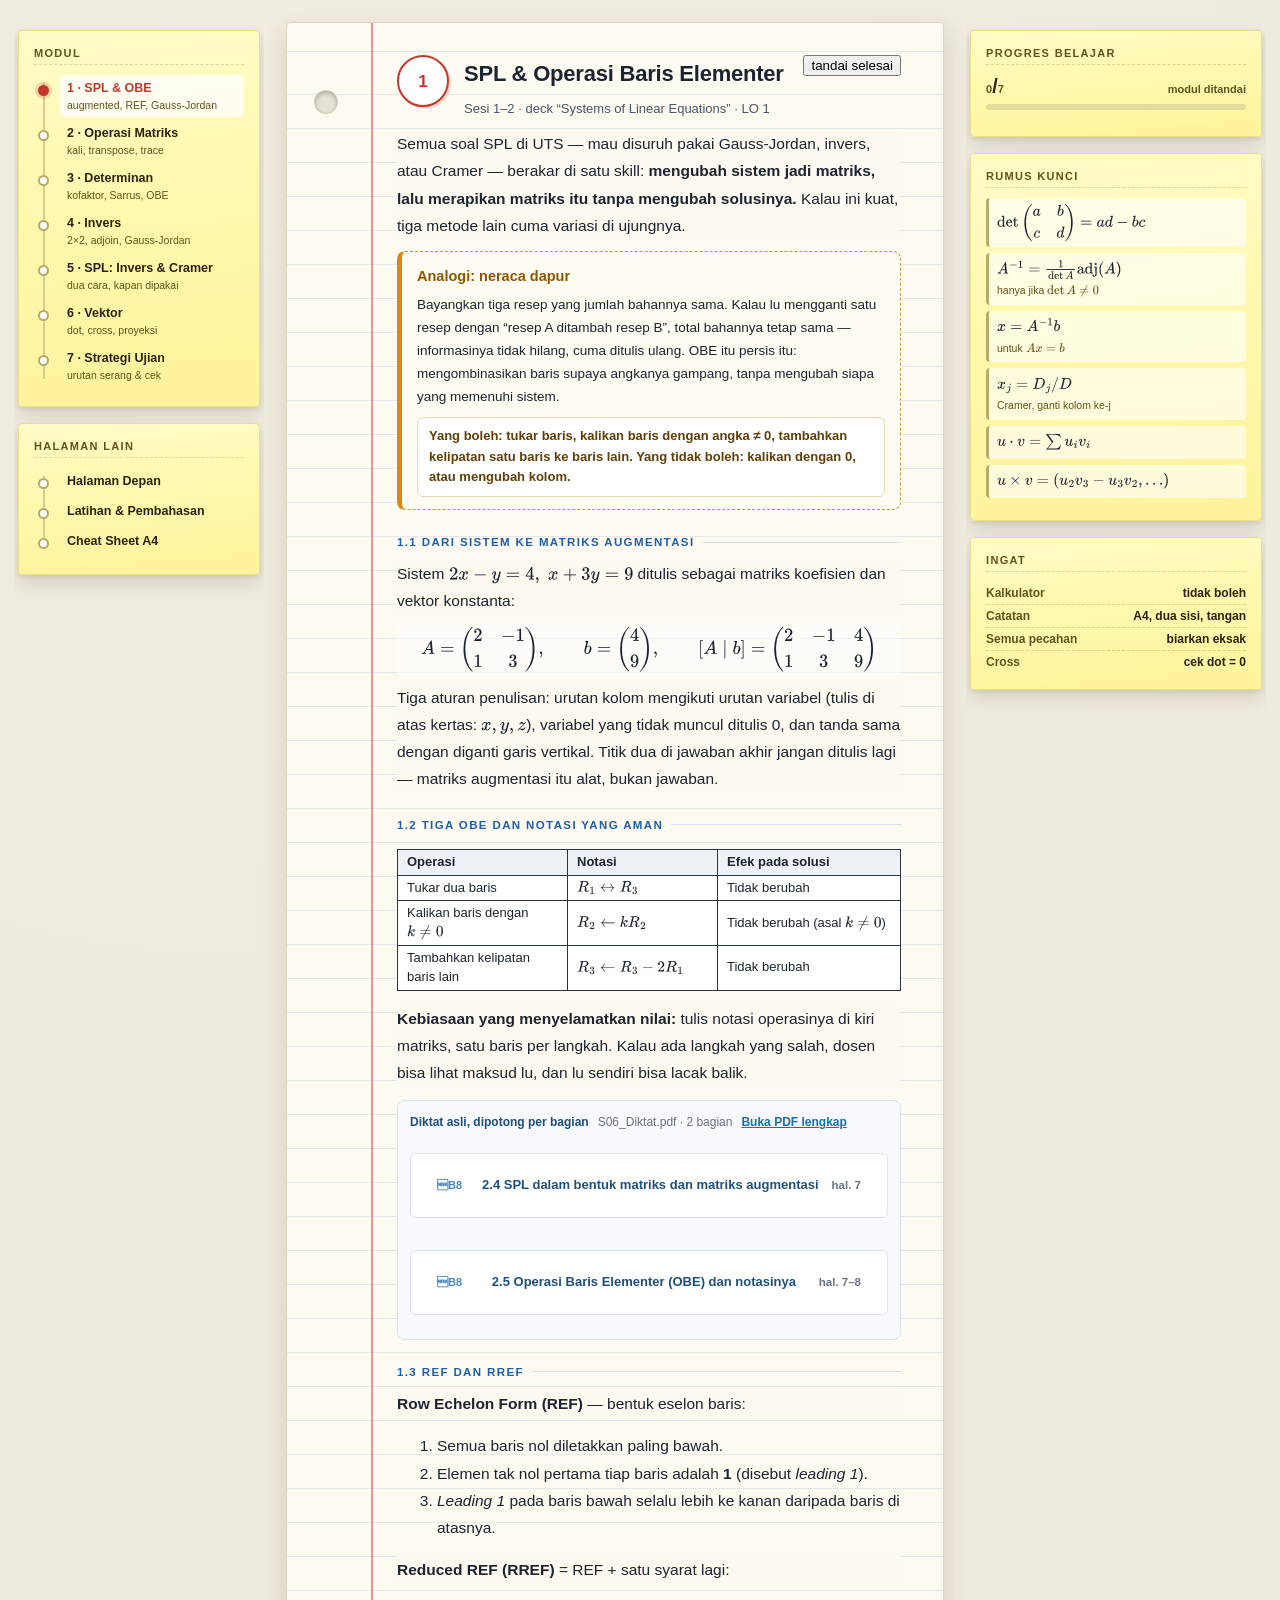
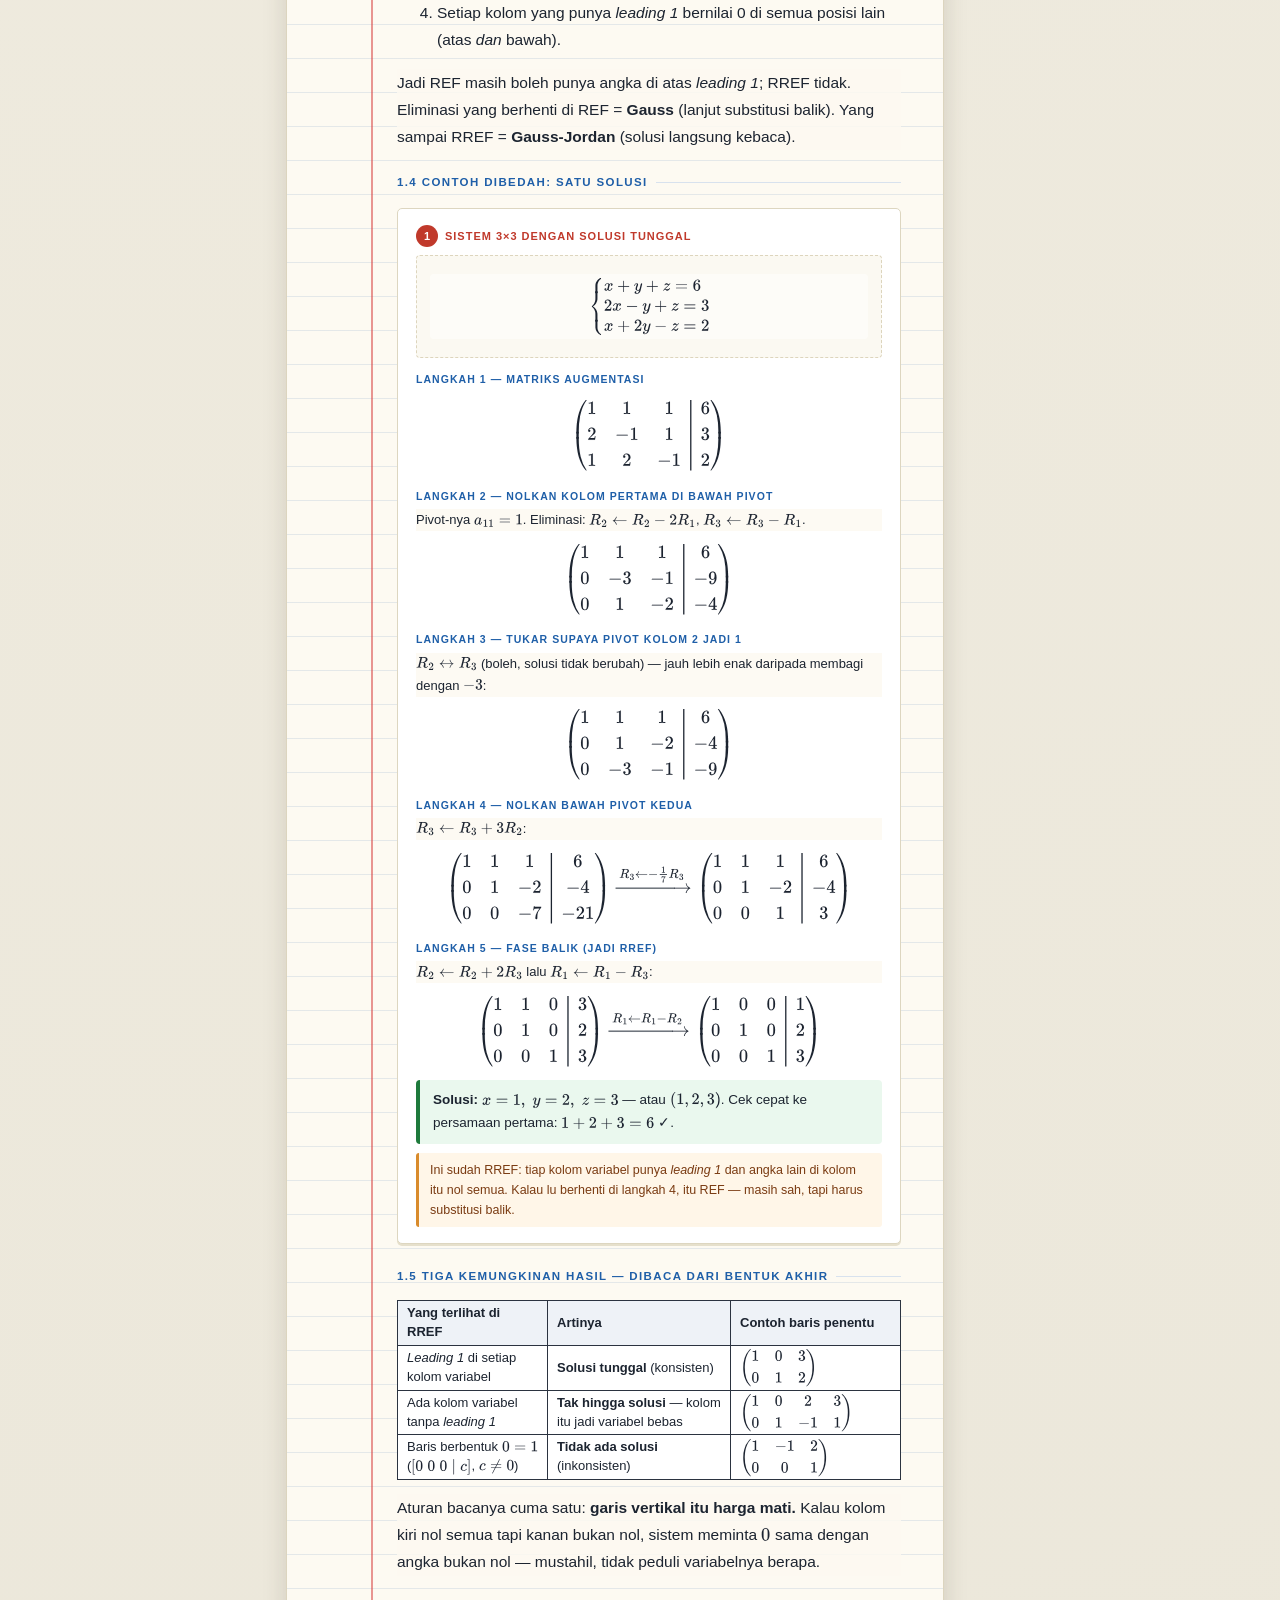
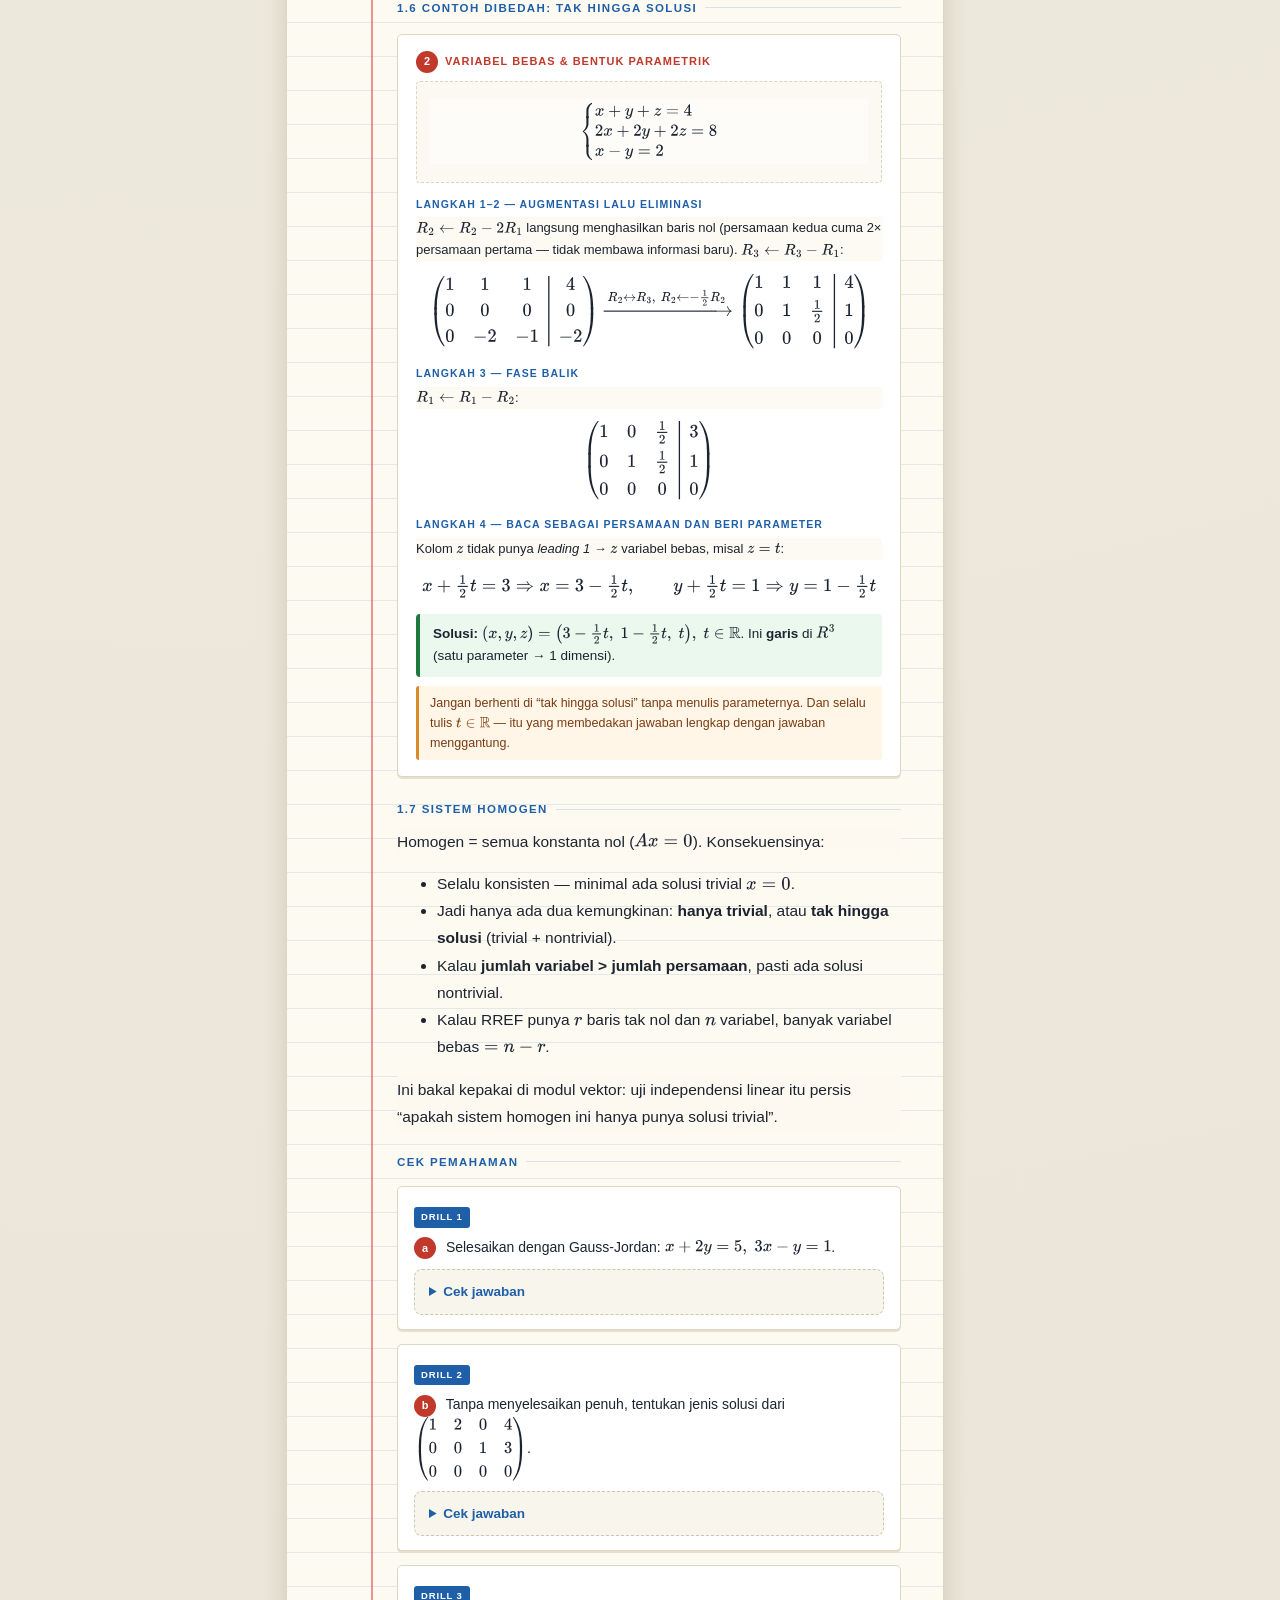
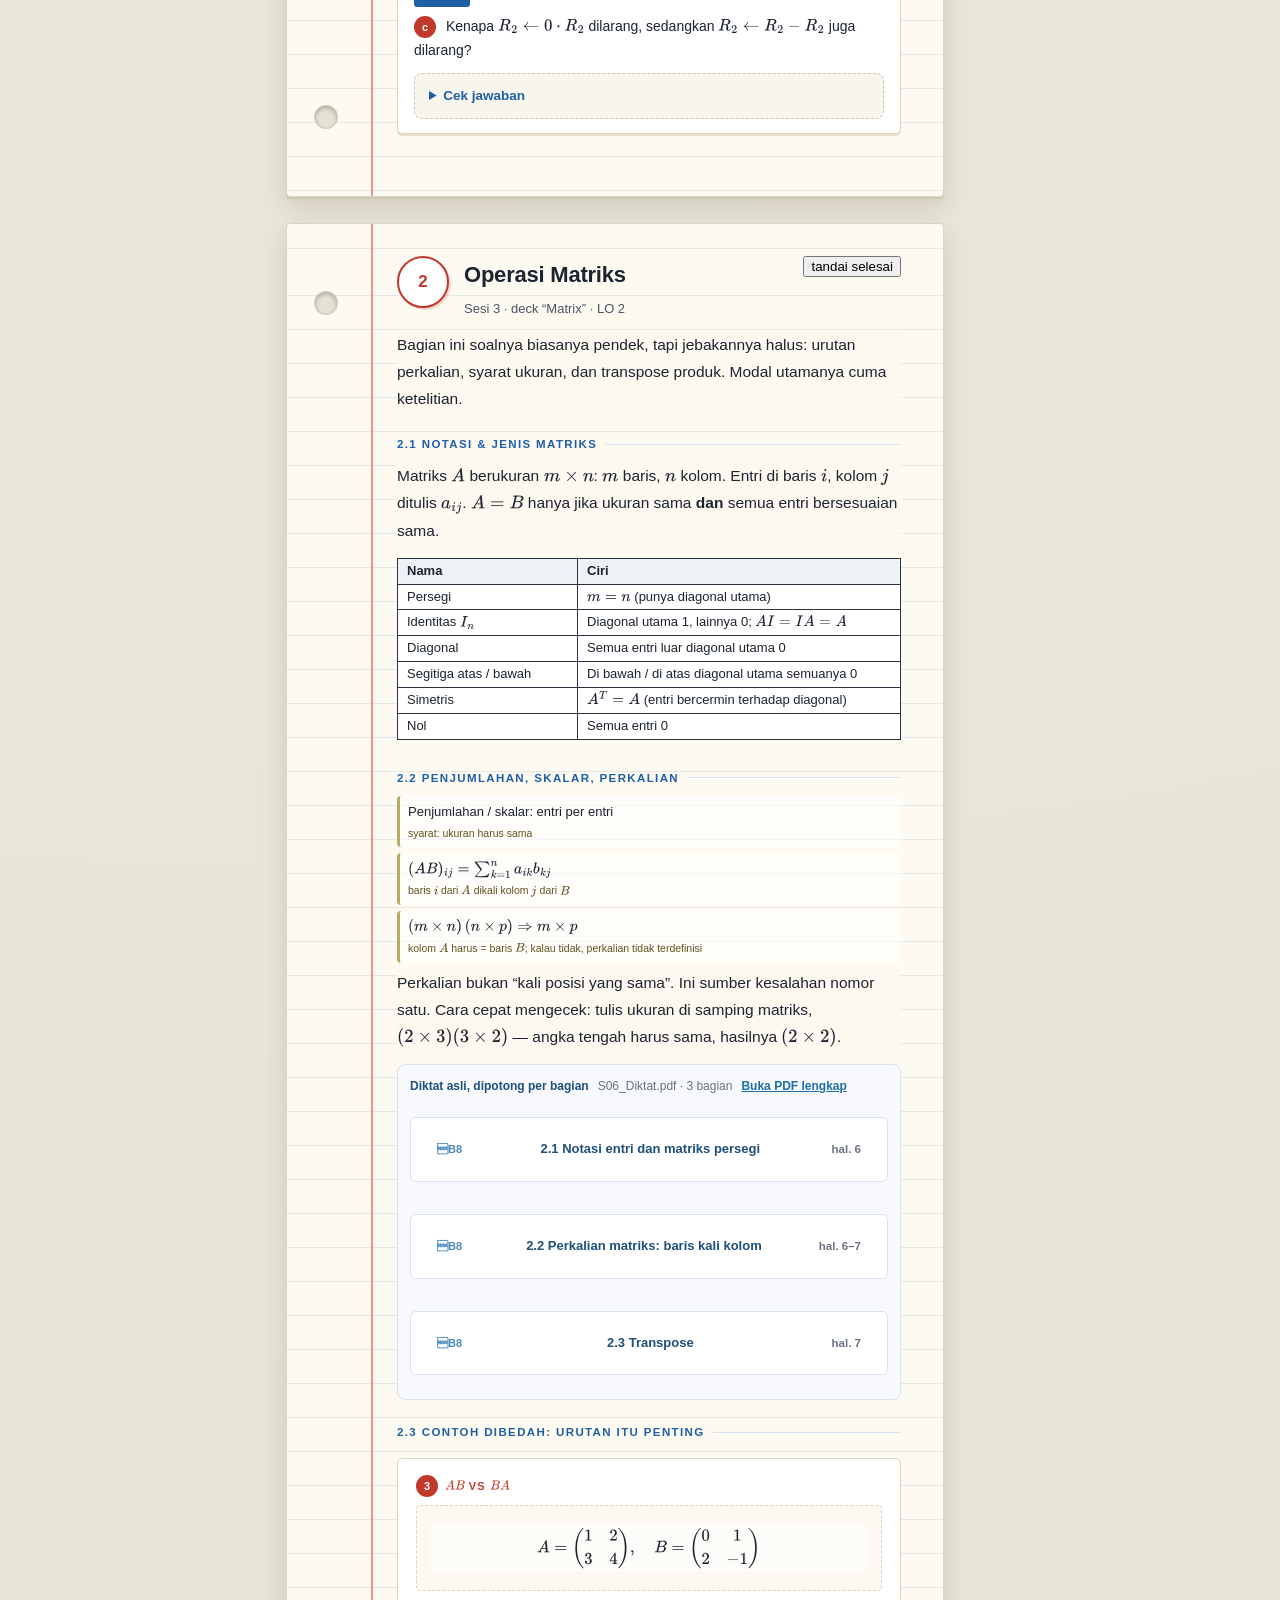
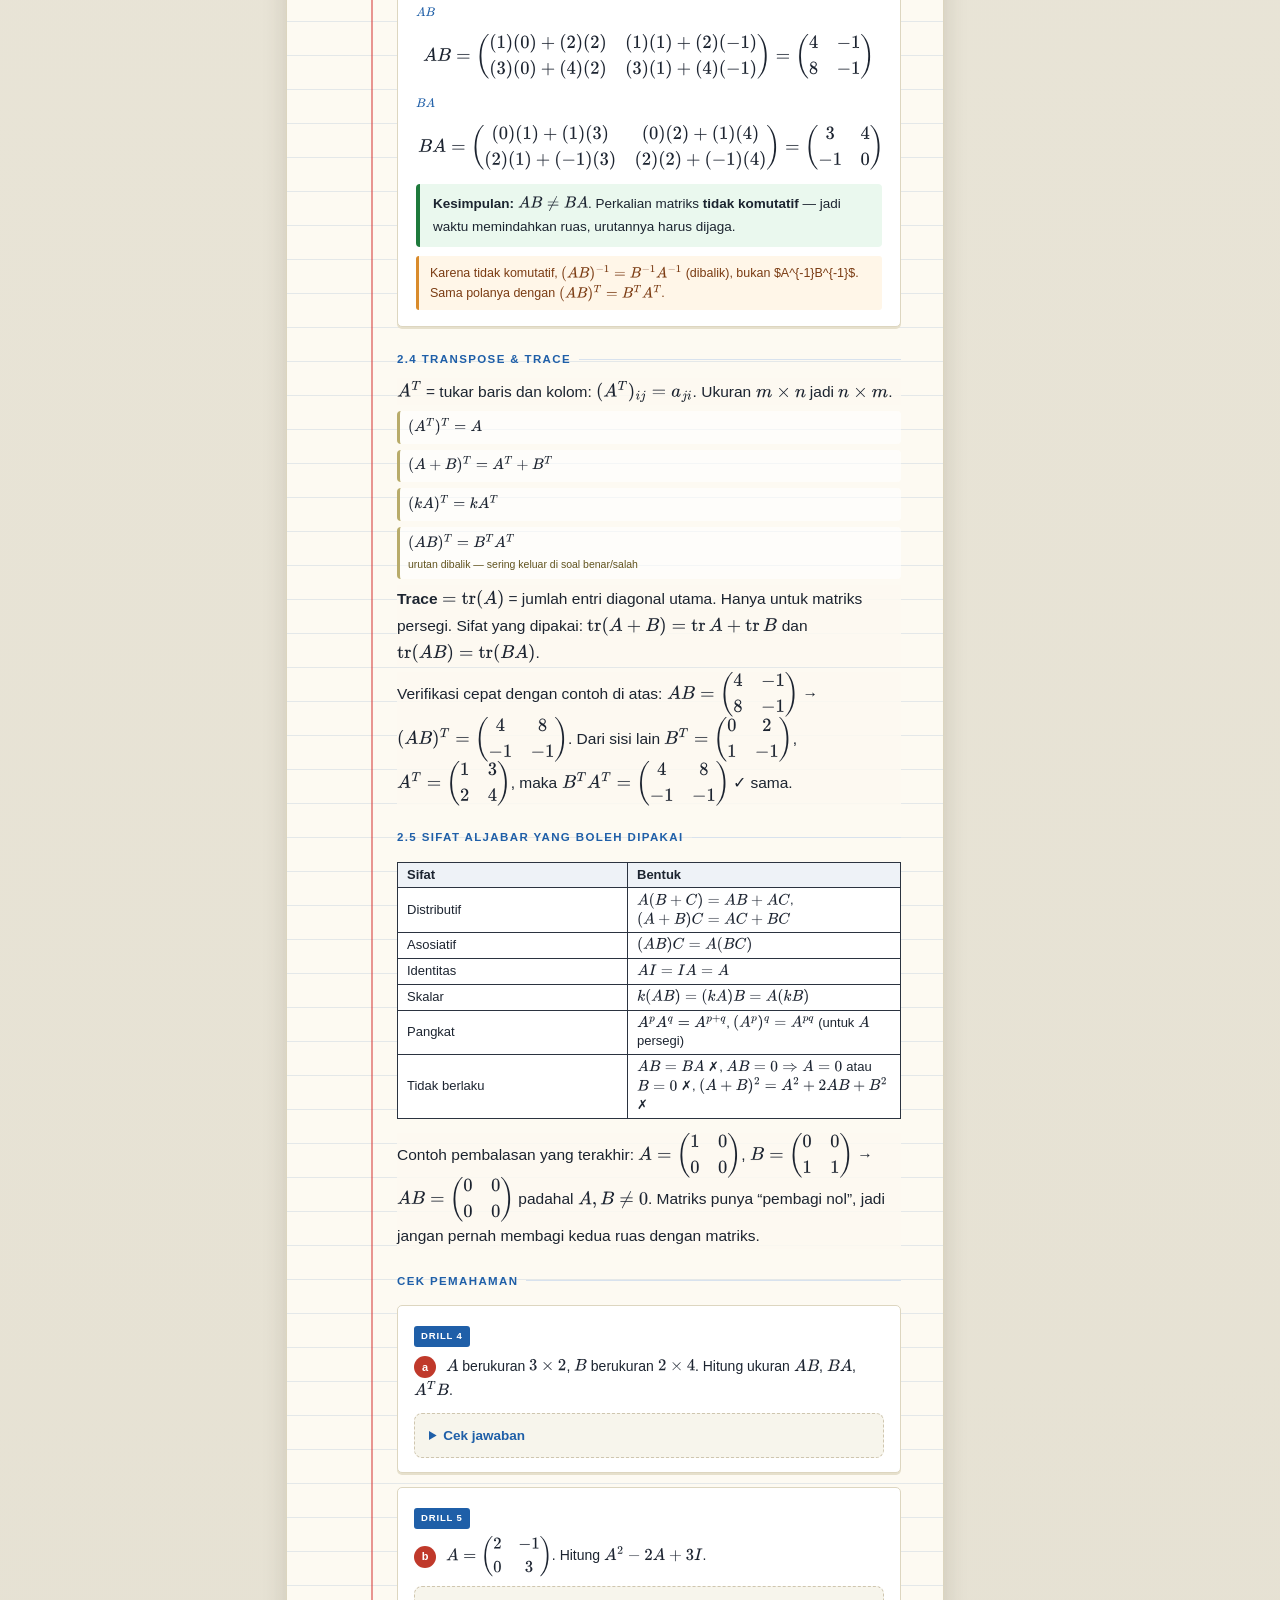
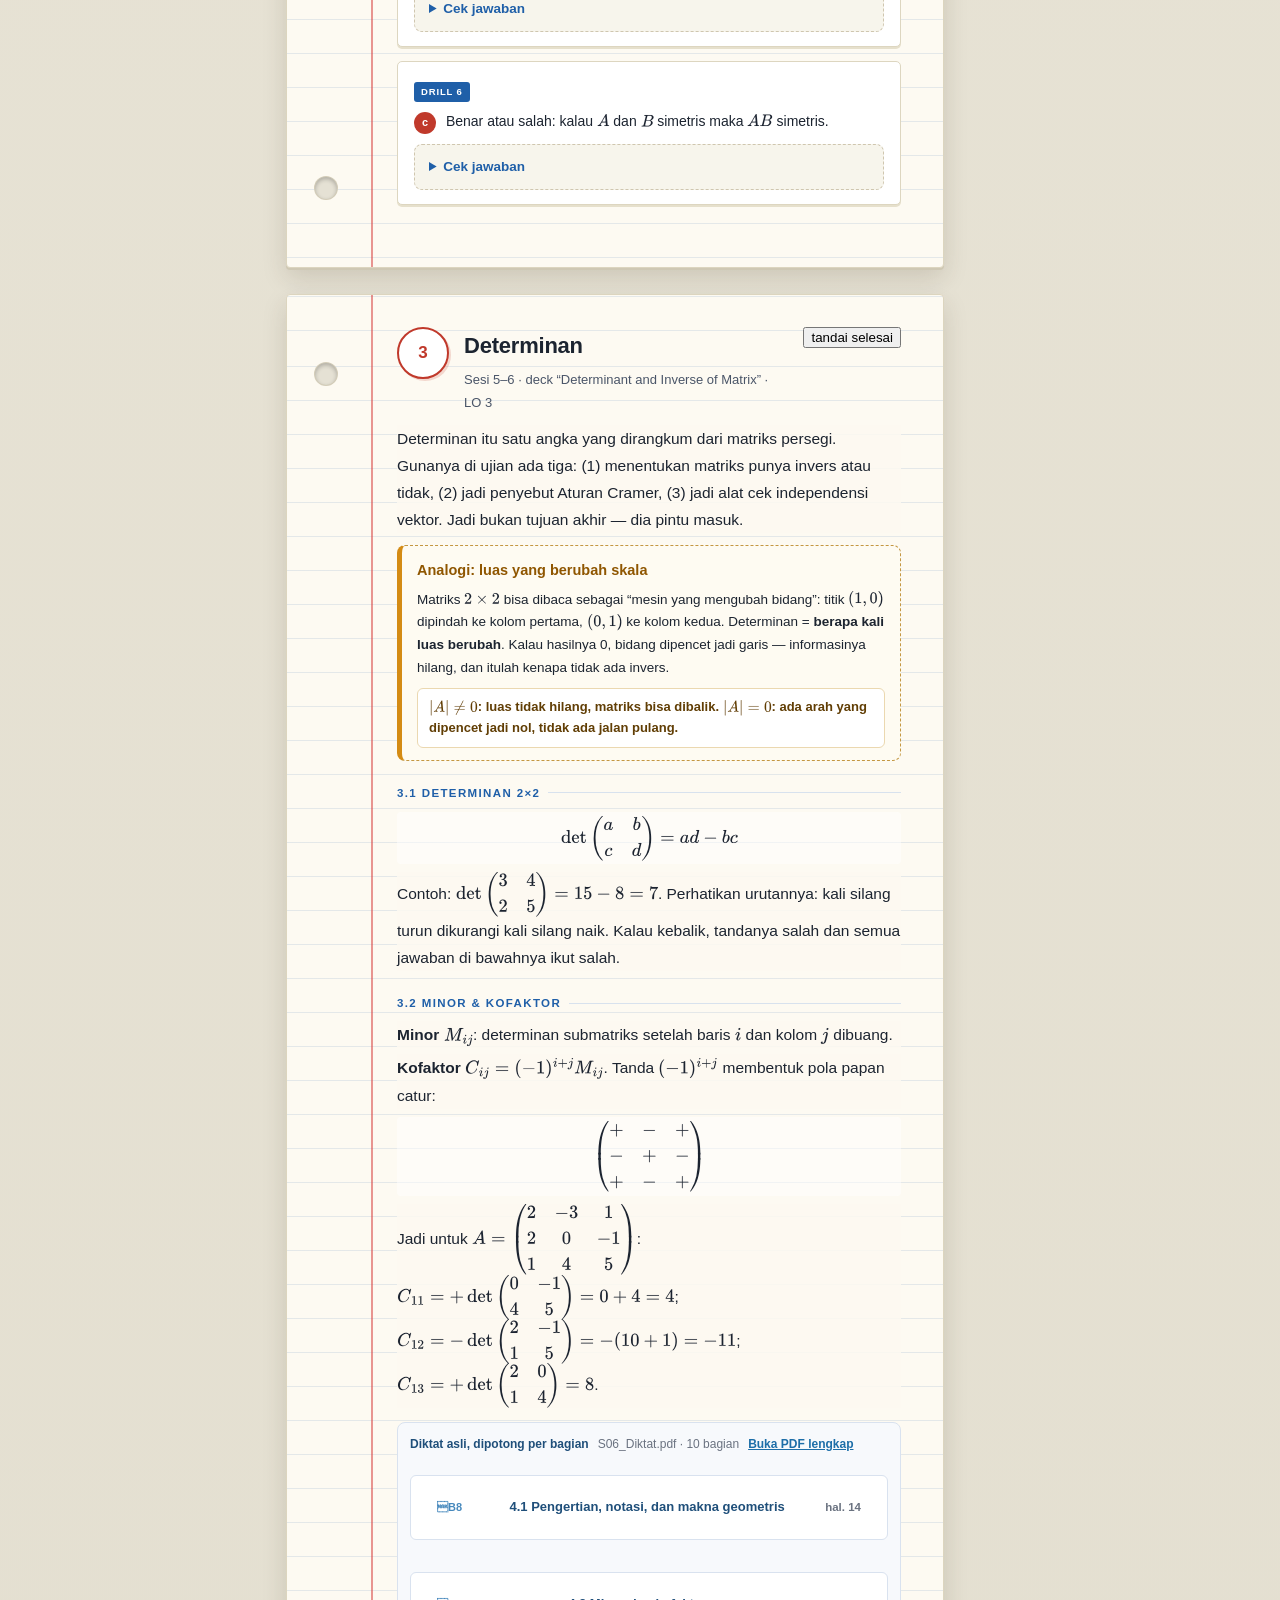
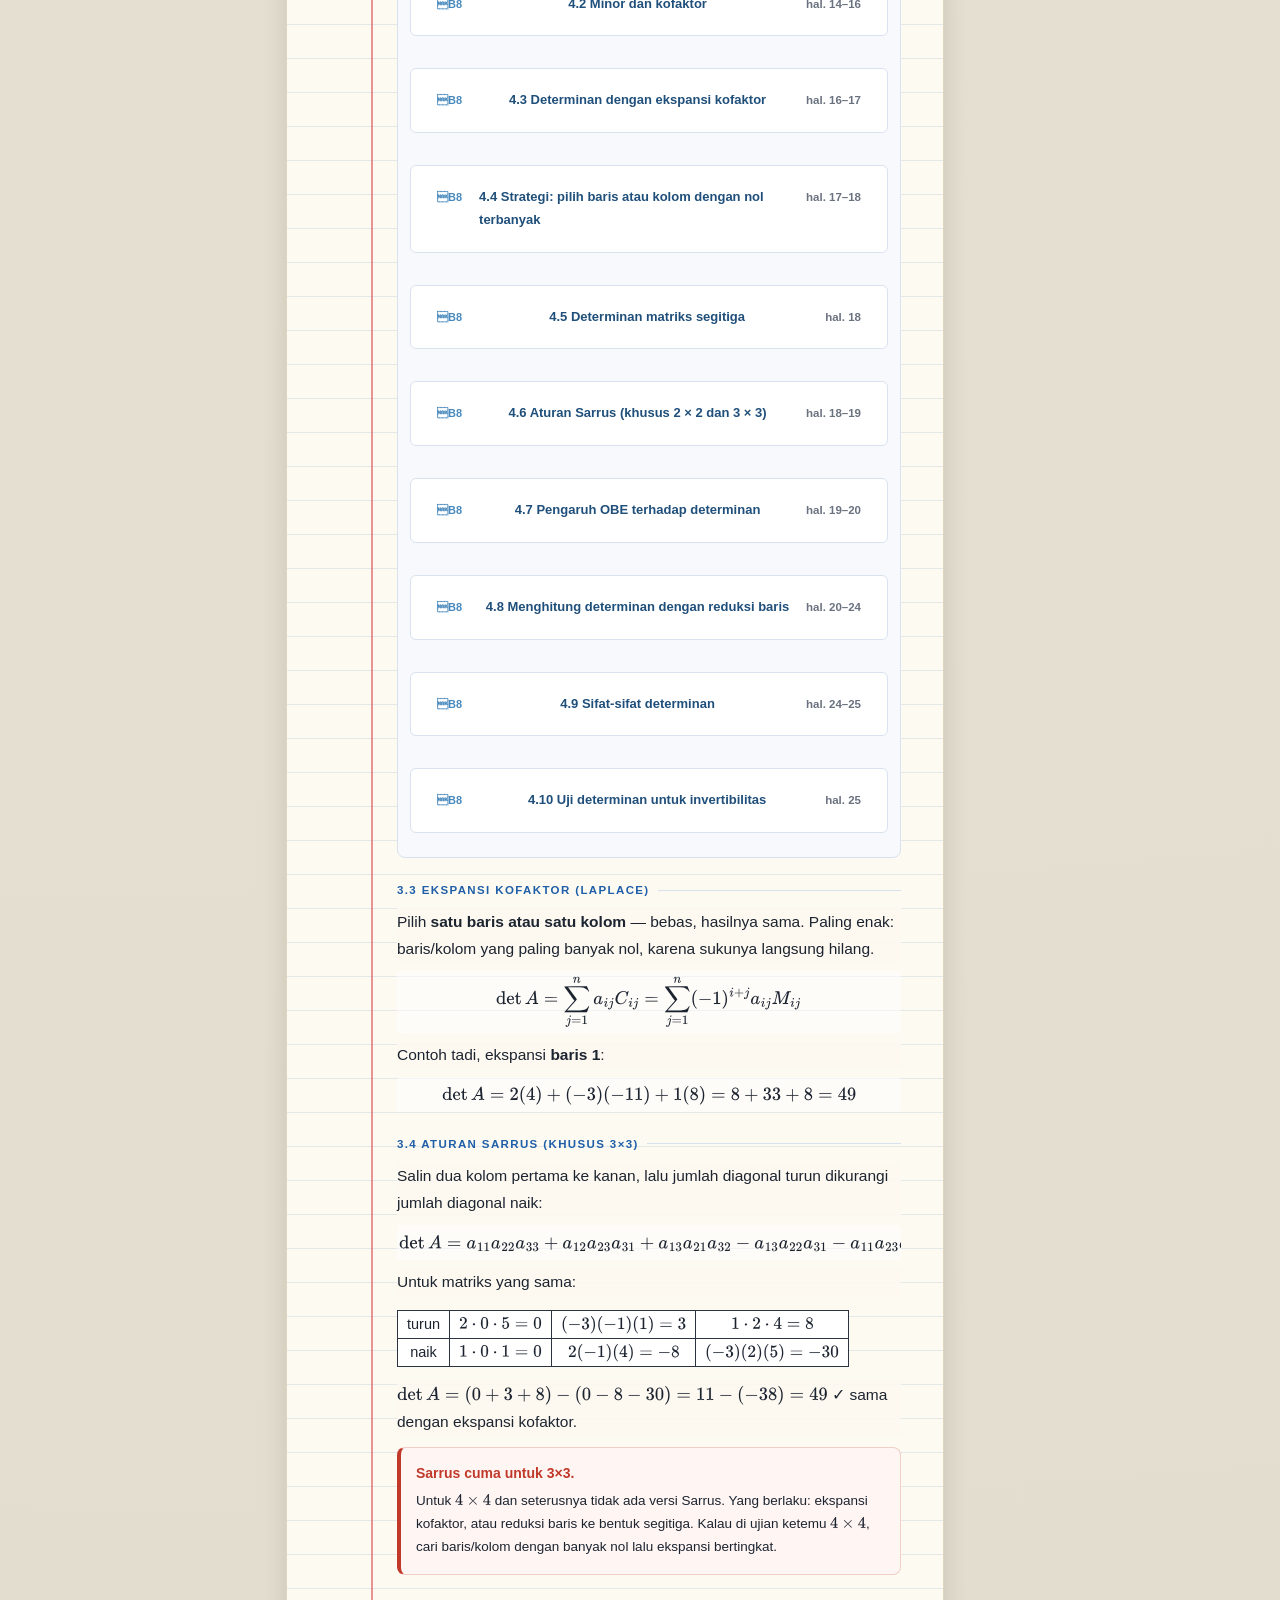
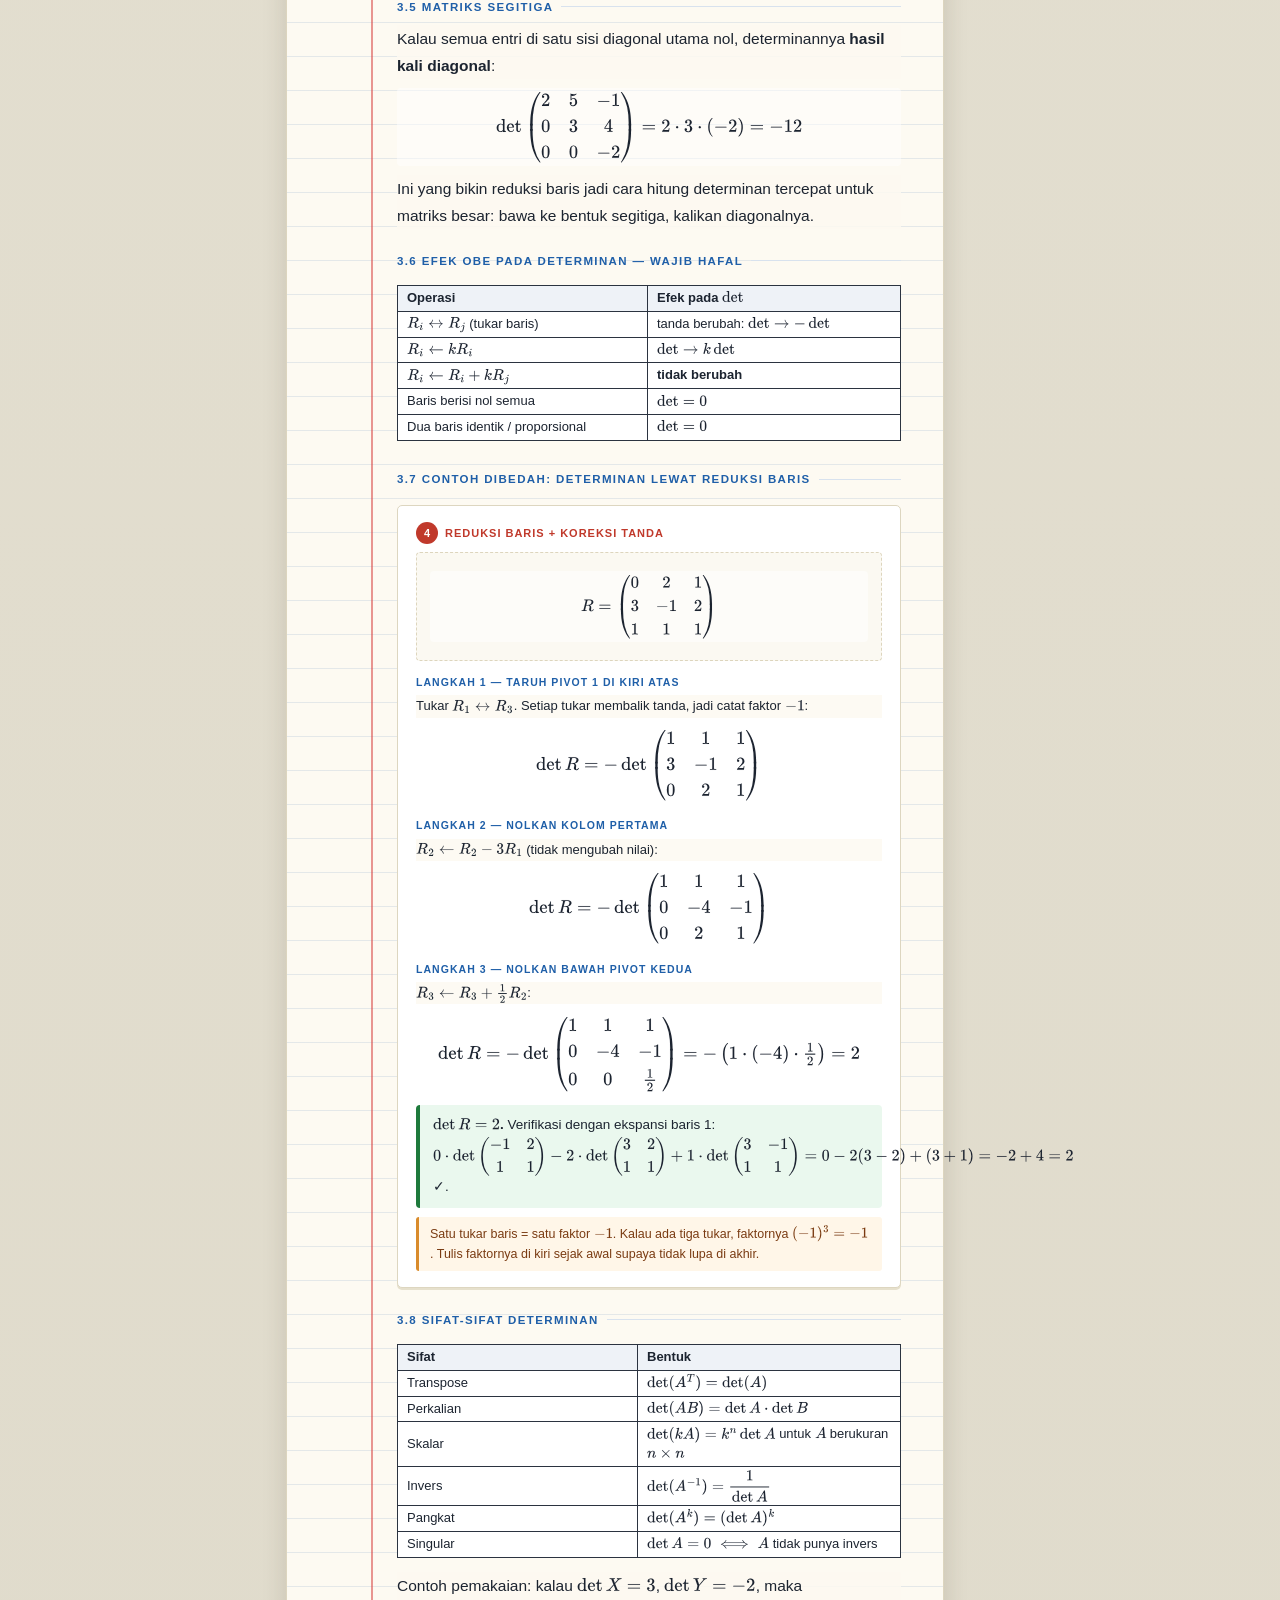
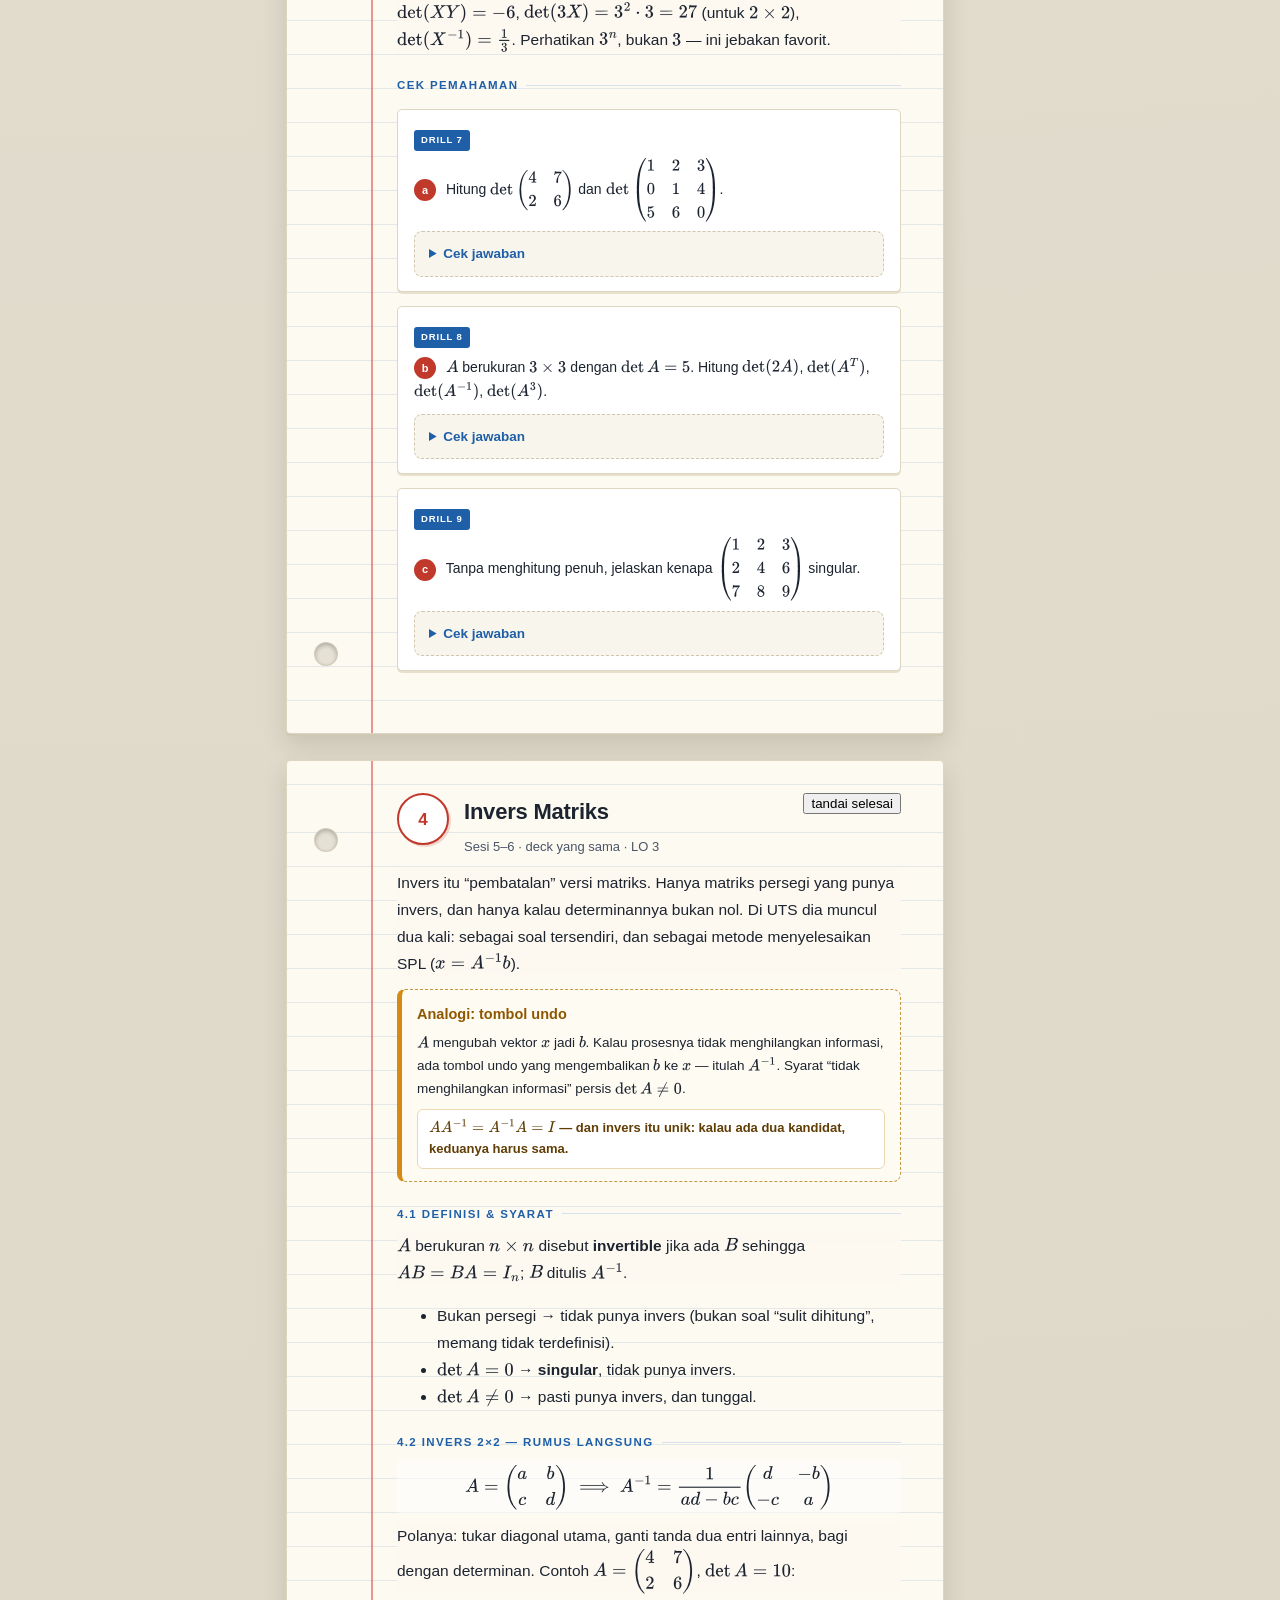
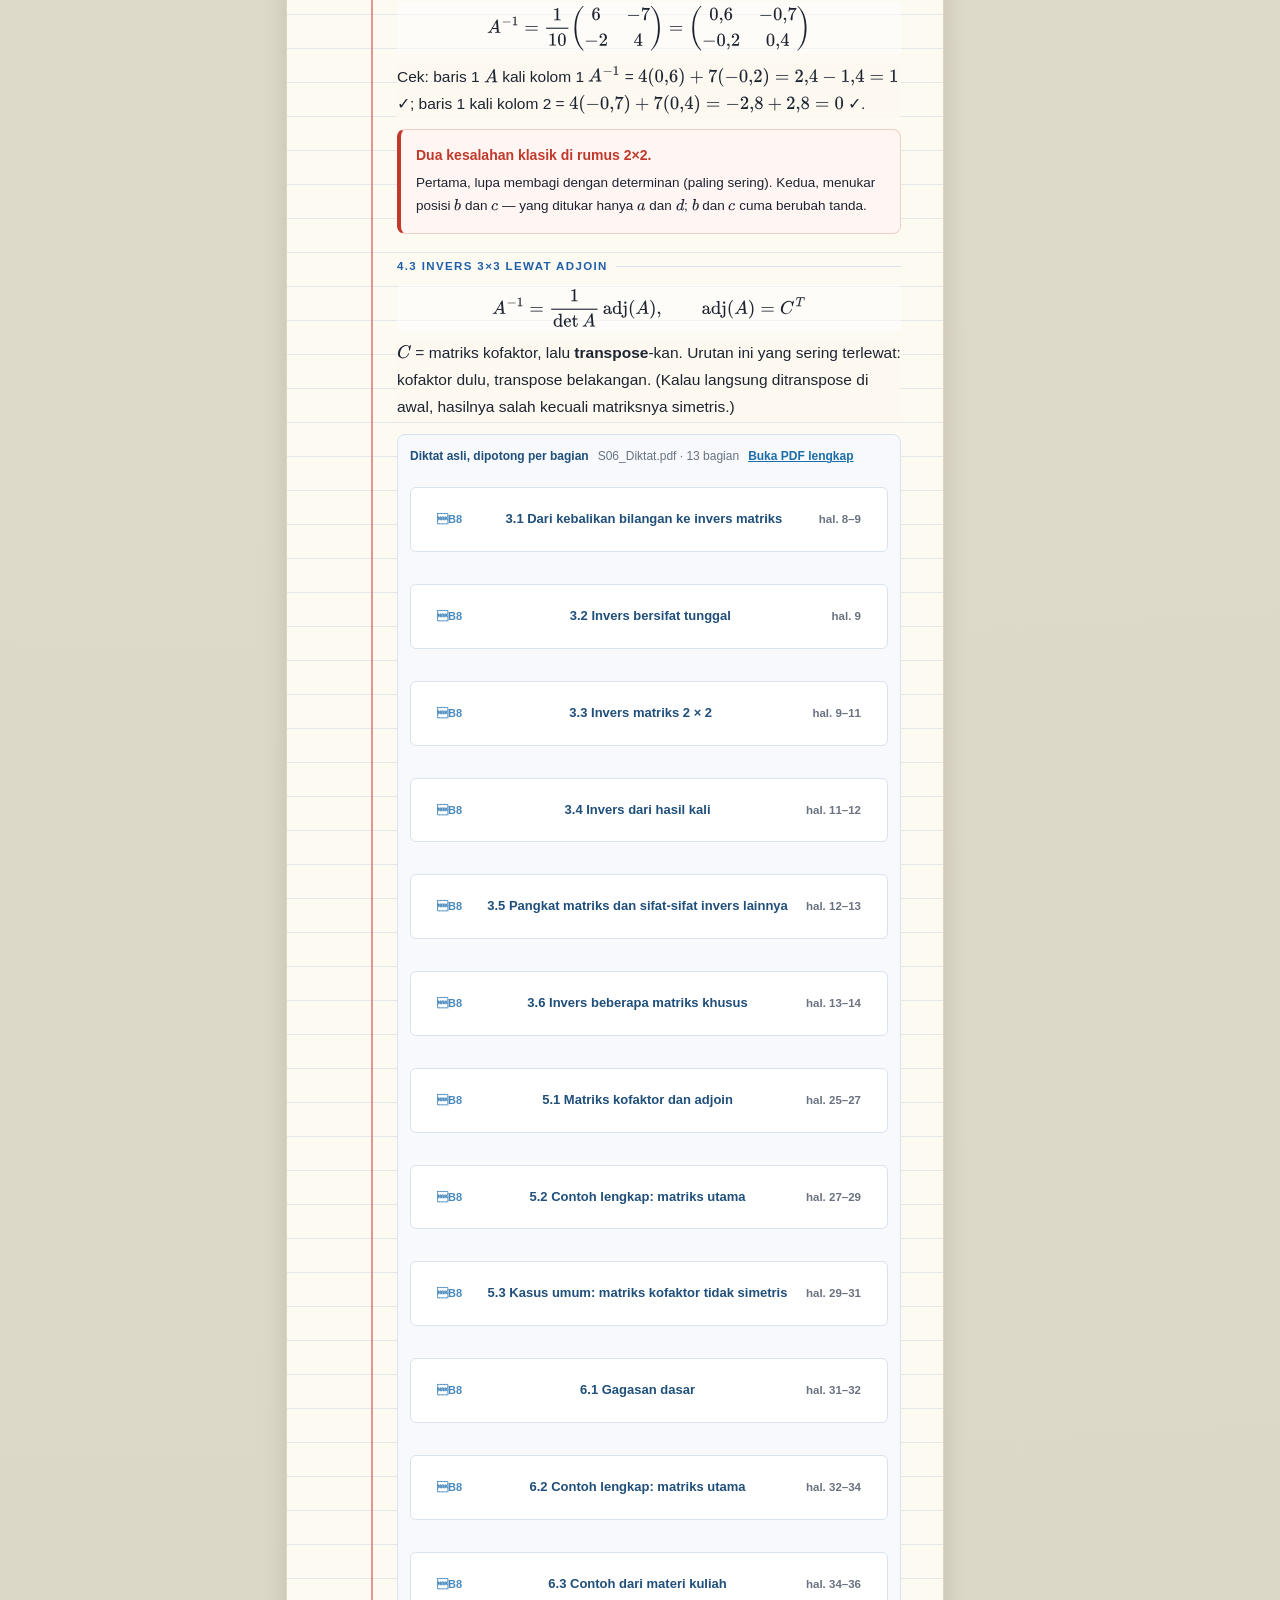
<file: materi.html>
<!doctype html>
<html lang="id">
<head>
<meta charset="utf-8">
<meta name="viewport" content="width=device-width,initial-scale=1">
<title>Materi — Persiapan UTS Aljabar Linear</title>
<link rel="stylesheet" href="assets/style.css">
<script src="assets/app.js"></script>
<script defer src="assets/tex-svg.js"></script>
</head>
<body>
<div class="toggles">
  <button data-toggle=".rail.left">☰ Modul</button>
  <button data-toggle=".rail.right">📌 Rumus</button>
</div>
<div class="wrap">

<aside class="rail left">
  <div class="panel">
    <h4>Modul</h4>
    <ul class="road">
      <li><a href="#m1">1 · SPL &amp; OBE<small>augmented, REF, Gauss-Jordan</small></a><span class="dot"></span></li>
      <li><a href="#m2">2 · Operasi Matriks<small>kali, transpose, trace</small></a><span class="dot"></span></li>
      <li><a href="#m3">3 · Determinan<small>kofaktor, Sarrus, OBE</small></a><span class="dot"></span></li>
      <li><a href="#m4">4 · Invers<small>2×2, adjoin, Gauss-Jordan</small></a><span class="dot"></span></li>
      <li><a href="#m5">5 · SPL: Invers &amp; Cramer<small>dua cara, kapan dipakai</small></a><span class="dot"></span></li>
      <li><a href="#m6">6 · Vektor<small>dot, cross, proyeksi</small></a><span class="dot"></span></li>
      <li><a href="#m7">7 · Strategi Ujian<small>urutan serang &amp; cek</small></a><span class="dot"></span></li>
    </ul>
  </div>
  <div class="panel">
    <h4>Halaman Lain</h4>
    <ul class="road">
      <li><a href="index.html">Halaman Depan</a><span class="dot"></span></li>
      <li><a href="latihan.html">Latihan &amp; Pembahasan</a><span class="dot"></span></li>
      <li><a href="cheatsheet.html">Cheat Sheet A4</a><span class="dot"></span></li>
    </ul>
  </div>
</aside>

<main>

<!-- ============ M1 ============ -->
<section class="sheet" id="m1" data-topic="m1">
  <div class="head">
    <div class="badge">1</div>
    <div style="flex:1">
      <h2>SPL &amp; Operasi Baris Elementer</h2>
      <div class="sub">Sesi 1–2 · deck “Systems of Linear Equations” · LO 1</div>
    </div>
    <button class="done-btn">tandai selesai</button>
  </div>

  <p>Semua soal SPL di UTS — mau disuruh pakai Gauss-Jordan, invers, atau Cramer — berakar di satu skill: <b>mengubah sistem jadi matriks, lalu merapikan matriks itu tanpa mengubah solusinya.</b> Kalau ini kuat, tiga metode lain cuma variasi di ujungnya.</p>

  <div class="analogi">
    <h4>Analogi: neraca dapur</h4>
    <p>Bayangkan tiga resep yang jumlah bahannya sama. Kalau lu mengganti satu resep dengan “resep A ditambah resep B”, total bahannya tetap sama — informasinya tidak hilang, cuma ditulis ulang. OBE itu persis itu: mengombinasikan baris supaya angkanya gampang, tanpa mengubah siapa yang memenuhi sistem.</p>
    <div class="kesimpulan">Yang boleh: tukar baris, kalikan baris dengan angka ≠ 0, tambahkan kelipatan satu baris ke baris lain. Yang tidak boleh: kalikan dengan 0, atau mengubah kolom.</div>
  </div>

  <div class="sec">1.1 Dari sistem ke matriks augmentasi</div>
  <p>Sistem \(2x - y = 4,\; x + 3y = 9\) ditulis sebagai matriks koefisien dan vektor konstanta:</p>
  \[ A=\begin{pmatrix}2&-1\\1&3\end{pmatrix},\qquad b=\begin{pmatrix}4\\9\end{pmatrix},\qquad [A\mid b]=\begin{pmatrix}2&-1&4\\1&3&9\end{pmatrix} \]
  <p>Tiga aturan penulisan: urutan kolom mengikuti urutan variabel (tulis di atas kertas: \(x, y, z\)), variabel yang tidak muncul ditulis 0, dan tanda sama dengan diganti garis vertikal. Titik dua di jawaban akhir jangan ditulis lagi — matriks augmentasi itu alat, bukan jawaban.</p>

  <div class="sec">1.2 Tiga OBE dan notasi yang aman</div>
  <div class="tblwrap">
  <table class="txt">
    <thead><tr><th style="width:170px">Operasi</th><th style="width:150px">Notasi</th><th>Efek pada solusi</th></tr></thead>
    <tbody>
      <tr><td>Tukar dua baris</td><td>\(R_1 \leftrightarrow R_3\)</td><td>Tidak berubah</td></tr>
      <tr><td>Kalikan baris dengan \(k\neq 0\)</td><td>\(R_2 \leftarrow kR_2\)</td><td>Tidak berubah (asal \(k\neq0\))</td></tr>
      <tr><td>Tambahkan kelipatan baris lain</td><td>\(R_3 \leftarrow R_3 - 2R_1\)</td><td>Tidak berubah</td></tr>
    </tbody>
  </table>
  </div>
  <p><b>Kebiasaan yang menyelamatkan nilai:</b> tulis notasi operasinya di kiri matriks, satu baris per langkah. Kalau ada langkah yang salah, dosen bisa lihat maksud lu, dan lu sendiri bisa lacak balik.</p>

  <div class="pdf-slice diktat-strip">
      <div class="ps-head">
        <b>Diktat asli, dipotong per bagian</b>
        <span>S06_Diktat.pdf · 2 bagian</span>
        <a href="sumber/lms/S06_Diktat.pdf#page=7" target="_blank" rel="noopener">Buka PDF lengkap</a>
      </div>
      <div class="diktat-body">
        <details class="diktat-fig" id="m1-d2.4">
          <summary>2.4 SPL dalam bentuk matriks dan matriks augmentasi <span>hal. 7</span></summary>
          <img src="assets/pdf/d-2.4.webp" alt="Diktat bagian 2.4 SPL dalam bentuk matriks dan matriks augmentasi" loading="lazy">
        </details>
        <details class="diktat-fig" id="m1-d2.5">
          <summary>2.5 Operasi Baris Elementer (OBE) dan notasinya <span>hal. 7–8</span></summary>
          <img src="assets/pdf/d-2.5.webp" alt="Diktat bagian 2.5 Operasi Baris Elementer (OBE) dan notasinya" loading="lazy">
        </details>
      </div>
    </div>

  <div class="sec">1.3 REF dan RREF</div>
  <p><b>Row Echelon Form (REF)</b> — bentuk eselon baris:</p>
  <ol>
    <li>Semua baris nol diletakkan paling bawah.</li>
    <li>Elemen tak nol pertama tiap baris adalah <b>1</b> (disebut <i>leading 1</i>).</li>
    <li><i>Leading 1</i> pada baris bawah selalu lebih ke kanan daripada baris di atasnya.</li>
  </ol>
  <p><b>Reduced REF (RREF)</b> = REF + satu syarat lagi:</p>
  <ol start="4">
    <li>Setiap kolom yang punya <i>leading 1</i> bernilai 0 di semua posisi lain (atas <i>dan</i> bawah).</li>
  </ol>
  <p>Jadi REF masih boleh punya angka di atas <i>leading 1</i>; RREF tidak. Eliminasi yang berhenti di REF = <b>Gauss</b> (lanjut substitusi balik). Yang sampai RREF = <b>Gauss-Jordan</b> (solusi langsung kebaca).</p>

  <div class="sec">1.4 Contoh dibedah: satu solusi</div>
  <div class="bedah">
    <div class="top"><span class="no">1</span><span class="ttl">Sistem 3×3 dengan solusi tunggal</span></div>
    <div class="soal">\[ \begin{cases} x+y+z=6\\ 2x-y+z=3\\ x+2y-z=2 \end{cases} \]</div>
    <h5>Langkah 1 — matriks augmentasi</h5>
    \[ \left(\begin{array}{ccc|c}1&1&1&6\\2&-1&1&3\\1&2&-1&2\end{array}\right) \]
    <h5>Langkah 2 — nolkan kolom pertama di bawah pivot</h5>
    <p class="baca">Pivot-nya \(a_{11}=1\). Eliminasi: \(R_2 \leftarrow R_2-2R_1\), \(R_3 \leftarrow R_3-R_1\).</p>
    \[ \left(\begin{array}{ccc|c}1&1&1&6\\0&-3&-1&-9\\0&1&-2&-4\end{array}\right) \]
    <h5>Langkah 3 — tukar supaya pivot kolom 2 jadi 1</h5>
    <p class="baca">\(R_2 \leftrightarrow R_3\) (boleh, solusi tidak berubah) — jauh lebih enak daripada membagi dengan \(-3\):</p>
    \[ \left(\begin{array}{ccc|c}1&1&1&6\\0&1&-2&-4\\0&-3&-1&-9\end{array}\right) \]
    <h5>Langkah 4 — nolkan bawah pivot kedua</h5>
    <p class="baca">\(R_3 \leftarrow R_3+3R_2\):</p>
    \[ \left(\begin{array}{ccc|c}1&1&1&6\\0&1&-2&-4\\0&0&-7&-21\end{array}\right) \xrightarrow{R_3 \leftarrow -\frac17 R_3} \left(\begin{array}{ccc|c}1&1&1&6\\0&1&-2&-4\\0&0&1&3\end{array}\right) \]
    <h5>Langkah 5 — fase balik (jadi RREF)</h5>
    <p class="baca">\(R_2 \leftarrow R_2+2R_3\) lalu \(R_1 \leftarrow R_1-R_3\):</p>
    \[ \left(\begin{array}{ccc|c}1&1&0&3\\0&1&0&2\\0&0&1&3\end{array}\right) \xrightarrow{R_1 \leftarrow R_1-R_2} \left(\begin{array}{ccc|c}1&0&0&1\\0&1&0&2\\0&0&1&3\end{array}\right) \]
    <div class="jawab"><b>Solusi:</b> \(x=1,\; y=2,\; z=3\) — atau \((1,2,3)\). Cek cepat ke persamaan pertama: \(1+2+3=6\) ✓.</div>
    <div class="jeb">Ini sudah RREF: tiap kolom variabel punya <i>leading 1</i> dan angka lain di kolom itu nol semua. Kalau lu berhenti di langkah 4, itu REF — masih sah, tapi harus substitusi balik.</div>
  </div>

  <div class="sec">1.5 Tiga kemungkinan hasil — dibaca dari bentuk akhir</div>
  <div class="tblwrap">
  <table class="txt">
    <thead><tr><th style="width:150px">Yang terlihat di RREF</th><th>Artinya</th><th style="width:170px">Contoh baris penentu</th></tr></thead>
    <tbody>
      <tr><td><i>Leading 1</i> di setiap kolom variabel</td><td><b>Solusi tunggal</b> (konsisten)</td><td>\(\begin{pmatrix}1&0&3\\0&1&2\end{pmatrix}\)</td></tr>
      <tr><td>Ada kolom variabel tanpa <i>leading 1</i></td><td><b>Tak hingga solusi</b> — kolom itu jadi variabel bebas</td><td>\(\begin{pmatrix}1&0&2&3\\0&1&-1&1\end{pmatrix}\)</td></tr>
      <tr><td>Baris berbentuk \(0=1\) (\([0\;0\;0\mid c]\), \(c\neq0\))</td><td><b>Tidak ada solusi</b> (inkonsisten)</td><td>\(\begin{pmatrix}1&-1&2\\0&0&1\end{pmatrix}\)</td></tr>
    </tbody>
  </table>
  </div>
  <p>Aturan bacanya cuma satu: <b>garis vertikal itu harga mati.</b> Kalau kolom kiri nol semua tapi kanan bukan nol, sistem meminta \(0\) sama dengan angka bukan nol — mustahil, tidak peduli variabelnya berapa.</p>

  <div class="sec">1.6 Contoh dibedah: tak hingga solusi</div>
  <div class="bedah">
    <div class="top"><span class="no">2</span><span class="ttl">Variabel bebas &amp; bentuk parametrik</span></div>
    <div class="soal">\[ \begin{cases} x+y+z=4\\ 2x+2y+2z=8\\ x-y=2 \end{cases} \]</div>
    <h5>Langkah 1–2 — augmentasi lalu eliminasi</h5>
    <p class="baca">\(R_2 \leftarrow R_2-2R_1\) langsung menghasilkan baris nol (persamaan kedua cuma 2× persamaan pertama — tidak membawa informasi baru). \(R_3 \leftarrow R_3-R_1\):</p>
    \[ \left(\begin{array}{ccc|c}1&1&1&4\\0&0&0&0\\0&-2&-1&-2\end{array}\right) \xrightarrow{R_2 \leftrightarrow R_3,\; R_2 \leftarrow -\frac12 R_2} \left(\begin{array}{ccc|c}1&1&1&4\\0&1&\frac12&1\\0&0&0&0\end{array}\right) \]
    <h5>Langkah 3 — fase balik</h5>
    <p class="baca">\(R_1 \leftarrow R_1-R_2\):</p>
    \[ \left(\begin{array}{ccc|c}1&0&\frac12&3\\0&1&\frac12&1\\0&0&0&0\end{array}\right) \]
    <h5>Langkah 4 — baca sebagai persamaan dan beri parameter</h5>
    <p class="baca">Kolom \(z\) tidak punya <i>leading 1</i> → \(z\) variabel bebas, misal \(z=t\):</p>
    \[ x+\tfrac12 t=3 \Rightarrow x=3-\tfrac12 t,\qquad y+\tfrac12 t=1 \Rightarrow y=1-\tfrac12 t \]
    <div class="jawab"><b>Solusi:</b> \((x,y,z)=\left(3-\tfrac12 t,\; 1-\tfrac12 t,\; t\right),\; t\in\mathbb{R}\). Ini <b>garis</b> di \(R^3\) (satu parameter → 1 dimensi).</div>
    <div class="jeb">Jangan berhenti di “tak hingga solusi” tanpa menulis parameternya. Dan selalu tulis \(t\in\mathbb{R}\) — itu yang membedakan jawaban lengkap dengan jawaban menggantung.</div>
  </div>

  <div class="sec">1.7 Sistem homogen</div>
  <p>Homogen = semua konstanta nol (\(Ax=0\)). Konsekuensinya:</p>
  <ul>
    <li>Selalu konsisten — minimal ada solusi trivial \(x=0\).</li>
    <li>Jadi hanya ada dua kemungkinan: <b>hanya trivial</b>, atau <b>tak hingga solusi</b> (trivial + nontrivial).</li>
    <li>Kalau <b>jumlah variabel &gt; jumlah persamaan</b>, pasti ada solusi nontrivial.</li>
    <li>Kalau RREF punya \(r\) baris tak nol dan \(n\) variabel, banyak variabel bebas \(= n-r\).</li>
  </ul>
  <p>Ini bakal kepakai di modul vektor: uji independensi linear itu persis “apakah sistem homogen ini hanya punya solusi trivial”.</p>

  <div class="sec">Cek pemahaman</div>
  <div class="drill">
    <span class="qtag">drill 1</span>
    <div class="q"><span class="qno">a</span> Selesaikan dengan Gauss-Jordan: \(x+2y=5,\; 3x-y=1\).</div>
    <details><summary>Cek jawaban</summary>
      <div class="ans"><span class="lbl">Jawab</span>
      \([A|b]=\begin{pmatrix}1&2&5\\3&-1&1\end{pmatrix} \xrightarrow{R_2-3R_1}\begin{pmatrix}1&2&5\\0&-7&-14\end{pmatrix}\xrightarrow{-\frac17R_2}\begin{pmatrix}1&2&5\\0&1&2\end{pmatrix}\xrightarrow{R_1-2R_2}\begin{pmatrix}1&0&1\\0&1&2\end{pmatrix}\). Jadi \(x=1,\;y=2\).</div>
    </details>
  </div>
  <div class="drill">
    <span class="qtag">drill 2</span>
    <div class="q"><span class="qno">b</span> Tanpa menyelesaikan penuh, tentukan jenis solusi dari \(\begin{pmatrix}1&2&0&4\\0&0&1&3\\0&0&0&0\end{pmatrix}\).</div>
    <details><summary>Cek jawaban</summary>
      <div class="ans"><span class="lbl">Jawab</span>
      Tak hingga solusi. Kolom 2 tidak punya <i>leading 1</i> → \(y\) bebas (\(y=t\)); \(x=4-2t,\; z=3\). Baris nol di bawah tidak masalah.</div>
    </details>
  </div>
  <div class="drill">
    <span class="qtag">drill 3</span>
    <div class="q"><span class="qno">c</span> Kenapa \(R_2 \leftarrow 0\cdot R_2\) dilarang, sedangkan \(R_2 \leftarrow R_2 - R_2\) juga dilarang?</div>
    <details><summary>Cek jawaban</summary>
      <div class="ans"><span class="lbl">Jawab</span>
      Dua-duanya menghapus informasi: seluruh baris jadi nol, sehingga persamaan aslinya tidak bisa dipulihkan. OBE harus <i>reversible</i>; itu sebabnya pengali harus bukan nol dan penambahan kelipatan harus dari baris <b>lain</b>.</div>
    </details>
  </div>
</section>

<!-- ============ M2 ============ -->
<section class="sheet" id="m2" data-topic="m2">
  <div class="head">
    <div class="badge">2</div>
    <div style="flex:1">
      <h2>Operasi Matriks</h2>
      <div class="sub">Sesi 3 · deck “Matrix” · LO 2</div>
    </div>
    <button class="done-btn">tandai selesai</button>
  </div>

  <p>Bagian ini soalnya biasanya pendek, tapi jebakannya halus: urutan perkalian, syarat ukuran, dan transpose produk. Modal utamanya cuma ketelitian.</p>

  <div class="sec">2.1 Notasi &amp; jenis matriks</div>
  <p>Matriks \(A\) berukuran \(m\times n\): \(m\) baris, \(n\) kolom. Entri di baris \(i\), kolom \(j\) ditulis \(a_{ij}\). \(A=B\) hanya jika ukuran sama <b>dan</b> semua entri bersesuaian sama.</p>
  <div class="tblwrap">
  <table class="txt">
    <thead><tr><th style="width:180px">Nama</th><th>Ciri</th></tr></thead>
    <tbody>
      <tr><td>Persegi</td><td>\(m=n\) (punya diagonal utama)</td></tr>
      <tr><td>Identitas \(I_n\)</td><td>Diagonal utama 1, lainnya 0; \(AI=IA=A\)</td></tr>
      <tr><td>Diagonal</td><td>Semua entri luar diagonal utama 0</td></tr>
      <tr><td>Segitiga atas / bawah</td><td>Di bawah / di atas diagonal utama semuanya 0</td></tr>
      <tr><td>Simetris</td><td>\(A^T=A\) (entri bercermin terhadap diagonal)</td></tr>
      <tr><td>Nol</td><td>Semua entri 0</td></tr>
    </tbody>
  </table>
  </div>

  <div class="sec">2.2 Penjumlahan, skalar, perkalian</div>
  <div class="formula">Penjumlahan / skalar: entri per entri<small>syarat: ukuran harus sama</small></div>
  <div class="formula">\((AB)_{ij} = \sum_{k=1}^{n} a_{ik}b_{kj}\)<small>baris \(i\) dari \(A\) dikali kolom \(j\) dari \(B\)</small></div>
  <div class="formula">\((m\times n)\,(n\times p) \Rightarrow m\times p\)<small>kolom \(A\) harus = baris \(B\); kalau tidak, perkalian tidak terdefinisi</small></div>
  <p>Perkalian bukan “kali posisi yang sama”. Ini sumber kesalahan nomor satu. Cara cepat mengecek: tulis ukuran di samping matriks, \((2\times3)(3\times2)\) — angka tengah harus sama, hasilnya \((2\times2)\).</p>

  <div class="pdf-slice diktat-strip">
      <div class="ps-head">
        <b>Diktat asli, dipotong per bagian</b>
        <span>S06_Diktat.pdf · 3 bagian</span>
        <a href="sumber/lms/S06_Diktat.pdf#page=6" target="_blank" rel="noopener">Buka PDF lengkap</a>
      </div>
      <div class="diktat-body">
        <details class="diktat-fig" id="m2-d2.1">
          <summary>2.1 Notasi entri dan matriks persegi <span>hal. 6</span></summary>
          <img src="assets/pdf/d-2.1.webp" alt="Diktat bagian 2.1 Notasi entri dan matriks persegi" loading="lazy">
        </details>
        <details class="diktat-fig" id="m2-d2.2">
          <summary>2.2 Perkalian matriks: baris kali kolom <span>hal. 6–7</span></summary>
          <img src="assets/pdf/d-2.2.webp" alt="Diktat bagian 2.2 Perkalian matriks: baris kali kolom" loading="lazy">
        </details>
        <details class="diktat-fig" id="m2-d2.3">
          <summary>2.3 Transpose <span>hal. 7</span></summary>
          <img src="assets/pdf/d-2.3.webp" alt="Diktat bagian 2.3 Transpose" loading="lazy">
        </details>
      </div>
    </div>

  <div class="sec">2.3 Contoh dibedah: urutan itu penting</div>
  <div class="bedah">
    <div class="top"><span class="no">3</span><span class="ttl">\(AB\) vs \(BA\)</span></div>
    <div class="soal">\[ A=\begin{pmatrix}1&2\\3&4\end{pmatrix},\quad B=\begin{pmatrix}0&1\\2&-1\end{pmatrix} \]</div>
    <h5>\(AB\)</h5>
    \[ AB=\begin{pmatrix}(1)(0)+(2)(2)&(1)(1)+(2)(-1)\\(3)(0)+(4)(2)&(3)(1)+(4)(-1)\end{pmatrix}=\begin{pmatrix}4&-1\\8&-1\end{pmatrix} \]
    <h5>\(BA\)</h5>
    \[ BA=\begin{pmatrix}(0)(1)+(1)(3)&(0)(2)+(1)(4)\\(2)(1)+(-1)(3)&(2)(2)+(-1)(4)\end{pmatrix}=\begin{pmatrix}3&4\\-1&0\end{pmatrix} \]
    <div class="jawab"><b>Kesimpulan:</b> \(AB \neq BA\). Perkalian matriks <b>tidak komutatif</b> — jadi waktu memindahkan ruas, urutannya harus dijaga.</div>
    <div class="jeb">Karena tidak komutatif, \((AB)^{-1}=B^{-1}A^{-1}\) (dibalik), bukan $A^{-1}B^{-1}$. Sama polanya dengan \((AB)^T=B^T A^T\).</div>
  </div>

  <div class="sec">2.4 Transpose &amp; trace</div>
  <p>\(A^T\) = tukar baris dan kolom: \((A^T)_{ij}=a_{ji}\). Ukuran \(m\times n\) jadi \(n\times m\).</p>
  <div class="formula">\((A^T)^T=A\)</div>
  <div class="formula">\((A+B)^T=A^T+B^T\)</div>
  <div class="formula">\((kA)^T=kA^T\)</div>
  <div class="formula">\((AB)^T=B^T A^T\)<small>urutan dibalik — sering keluar di soal benar/salah</small></div>
  <p><b>Trace</b> \(= \operatorname{tr}(A)\) = jumlah entri diagonal utama. Hanya untuk matriks persegi. Sifat yang dipakai: \(\operatorname{tr}(A+B)=\operatorname{tr}A+\operatorname{tr}B\) dan \(\operatorname{tr}(AB)=\operatorname{tr}(BA)\).</p>
  <p>Verifikasi cepat dengan contoh di atas: \(AB=\begin{pmatrix}4&-1\\8&-1\end{pmatrix}\) → \((AB)^T=\begin{pmatrix}4&8\\-1&-1\end{pmatrix}\). Dari sisi lain \(B^T=\begin{pmatrix}0&2\\1&-1\end{pmatrix}\), \(A^T=\begin{pmatrix}1&3\\2&4\end{pmatrix}\), maka \(B^TA^T=\begin{pmatrix}4&8\\-1&-1\end{pmatrix}\) ✓ sama.</p>

  <div class="sec">2.5 Sifat aljabar yang boleh dipakai</div>
  <div class="tblwrap">
  <table class="txt">
    <thead><tr><th style="width:230px">Sifat</th><th>Bentuk</th></tr></thead>
    <tbody>
      <tr><td>Distributif</td><td>\(A(B+C)=AB+AC\), \((A+B)C=AC+BC\)</td></tr>
      <tr><td>Asosiatif</td><td>\((AB)C=A(BC)\)</td></tr>
      <tr><td>Identitas</td><td>\(AI=IA=A\)</td></tr>
      <tr><td>Skalar</td><td>\(k(AB)=(kA)B=A(kB)\)</td></tr>
      <tr><td>Pangkat</td><td>\(A^pA^q=A^{p+q}\), \((A^p)^q=A^{pq}\) (untuk \(A\) persegi)</td></tr>
      <tr><td>Tidak berlaku</td><td>\(AB=BA\) ✗, \(AB=0 \Rightarrow A=0\) atau \(B=0\) ✗, \((A+B)^2=A^2+2AB+B^2\) ✗</td></tr>
    </tbody>
  </table>
  </div>
  <p>Contoh pembalasan yang terakhir: \(A=\begin{pmatrix}1&0\\0&0\end{pmatrix}\), \(B=\begin{pmatrix}0&0\\1&1\end{pmatrix}\) → \(AB=\begin{pmatrix}0&0\\0&0\end{pmatrix}\) padahal \(A,B\neq0\). Matriks punya “pembagi nol”, jadi jangan pernah membagi kedua ruas dengan matriks.</p>

  <div class="sec">Cek pemahaman</div>
  <div class="drill">
    <span class="qtag">drill 4</span>
    <div class="q"><span class="qno">a</span> \(A\) berukuran \(3\times2\), \(B\) berukuran \(2\times4\). Hitung ukuran \(AB\), \(BA\), \(A^T B\).</div>
    <details><summary>Cek jawaban</summary>
      <div class="ans"><span class="lbl">Jawab</span>
      \(AB\): \((3\times2)(2\times4)=3\times4\) ✓. \(BA\): \((2\times4)(3\times2)\) → 4≠3, <b>tidak terdefinisi</b>. \(A^TB\): \((2\times3)(2\times4)\) → 3≠2, tidak terdefinisi.</div>
    </details>
  </div>
  <div class="drill">
    <span class="qtag">drill 5</span>
    <div class="q"><span class="qno">b</span> \(A=\begin{pmatrix}2&-1\\0&3\end{pmatrix}\). Hitung \(A^2-2A+3I\).</div>
    <details><summary>Cek jawaban</summary>
      <div class="ans"><span class="lbl">Jawab</span>
      \(A^2=\begin{pmatrix}4&-5\\0&9\end{pmatrix}\), \(2A=\begin{pmatrix}4&-2\\0&6\end{pmatrix}\), \(3I=\begin{pmatrix}3&0\\0&3\end{pmatrix}\). Jumlahnya \(\begin{pmatrix}4-4+3&-5+2+0\\0&0&9-6+3\end{pmatrix}=\begin{pmatrix}3&-3\\0&6\end{pmatrix}\).</div>
    </details>
  </div>
  <div class="drill">
    <span class="qtag">drill 6</span>
    <div class="q"><span class="qno">c</span> Benar atau salah: kalau \(A\) dan \(B\) simetris maka \(AB\) simetris.</div>
    <details><summary>Cek jawaban</summary>
      <div class="ans"><span class="lbl">Jawab</span>
      <b>Salah.</b> \((AB)^T=B^TA^T=BA\), dan \(BA\) belum tentu \(AB\). \(AB\) simetris hanya kalau \(A\) dan \(B\) komut.</div>
    </details>
  </div>
</section><!-- ============ M3 ============ -->
<section class="sheet" id="m3" data-topic="m3">
  <div class="head">
    <div class="badge">3</div>
    <div style="flex:1">
      <h2>Determinan</h2>
      <div class="sub">Sesi 5–6 · deck “Determinant and Inverse of Matrix” · LO 3</div>
    </div>
    <button class="done-btn">tandai selesai</button>
  </div>

  <p>Determinan itu satu angka yang dirangkum dari matriks persegi. Gunanya di ujian ada tiga: (1) menentukan matriks punya invers atau tidak, (2) jadi penyebut Aturan Cramer, (3) jadi alat cek independensi vektor. Jadi bukan tujuan akhir — dia pintu masuk.</p>

  <div class="analogi">
    <h4>Analogi: luas yang berubah skala</h4>
    <p>Matriks \(2\times2\) bisa dibaca sebagai “mesin yang mengubah bidang”: titik \((1,0)\) dipindah ke kolom pertama, \((0,1)\) ke kolom kedua. Determinan = <b>berapa kali luas berubah</b>. Kalau hasilnya 0, bidang dipencet jadi garis — informasinya hilang, dan itulah kenapa tidak ada invers.</p>
    <div class="kesimpulan">\(|A| \neq 0\): luas tidak hilang, matriks bisa dibalik. \(|A|=0\): ada arah yang dipencet jadi nol, tidak ada jalan pulang.</div>
  </div>

  <div class="sec">3.1 Determinan 2×2</div>
  \[ \det\begin{pmatrix}a&b\\c&d\end{pmatrix}=ad-bc \]
  <p>Contoh: \(\det\begin{pmatrix}3&4\\2&5\end{pmatrix}=15-8=7\). Perhatikan urutannya: kali silang turun dikurangi kali silang naik. Kalau kebalik, tandanya salah dan semua jawaban di bawahnya ikut salah.</p>

  <div class="sec">3.2 Minor &amp; kofaktor</div>
  <p><b>Minor</b> \(M_{ij}\): determinan submatriks setelah baris \(i\) dan kolom \(j\) dibuang.</p>
  <p><b>Kofaktor</b> \(C_{ij}=(-1)^{i+j}M_{ij}\). Tanda \((-1)^{i+j}\) membentuk pola papan catur:</p>
  \[ \begin{pmatrix}+&-&+\\-&+&-\\+&-&+\end{pmatrix} \]
  <p>Jadi untuk \(A=\begin{pmatrix}2&-3&1\\2&0&-1\\1&4&5\end{pmatrix}\):
  \(C_{11}=+\det\begin{pmatrix}0&-1\\4&5\end{pmatrix}=0+4=4\);
  \(C_{12}=-\det\begin{pmatrix}2&-1\\1&5\end{pmatrix}=-(10+1)=-11\);
  \(C_{13}=+\det\begin{pmatrix}2&0\\1&4\end{pmatrix}=8\).</p>

  <div class="pdf-slice diktat-strip">
      <div class="ps-head">
        <b>Diktat asli, dipotong per bagian</b>
        <span>S06_Diktat.pdf · 10 bagian</span>
        <a href="sumber/lms/S06_Diktat.pdf#page=14" target="_blank" rel="noopener">Buka PDF lengkap</a>
      </div>
      <div class="diktat-body">
        <details class="diktat-fig" id="m3-d4.1">
          <summary>4.1 Pengertian, notasi, dan makna geometris <span>hal. 14</span></summary>
          <img src="assets/pdf/d-4.1.webp" alt="Diktat bagian 4.1 Pengertian, notasi, dan makna geometris" loading="lazy">
        </details>
        <details class="diktat-fig" id="m3-d4.2">
          <summary>4.2 Minor dan kofaktor <span>hal. 14–16</span></summary>
          <img src="assets/pdf/d-4.2.webp" alt="Diktat bagian 4.2 Minor dan kofaktor" loading="lazy">
        </details>
        <details class="diktat-fig" id="m3-d4.3">
          <summary>4.3 Determinan dengan ekspansi kofaktor <span>hal. 16–17</span></summary>
          <img src="assets/pdf/d-4.3.webp" alt="Diktat bagian 4.3 Determinan dengan ekspansi kofaktor" loading="lazy">
        </details>
        <details class="diktat-fig" id="m3-d4.4">
          <summary>4.4 Strategi: pilih baris atau kolom dengan nol terbanyak <span>hal. 17–18</span></summary>
          <img src="assets/pdf/d-4.4.webp" alt="Diktat bagian 4.4 Strategi: pilih baris atau kolom dengan nol terbanyak" loading="lazy">
        </details>
        <details class="diktat-fig" id="m3-d4.5">
          <summary>4.5 Determinan matriks segitiga <span>hal. 18</span></summary>
          <img src="assets/pdf/d-4.5.webp" alt="Diktat bagian 4.5 Determinan matriks segitiga" loading="lazy">
        </details>
        <details class="diktat-fig" id="m3-d4.6">
          <summary>4.6 Aturan Sarrus (khusus 2 × 2 dan 3 × 3) <span>hal. 18–19</span></summary>
          <img src="assets/pdf/d-4.6.webp" alt="Diktat bagian 4.6 Aturan Sarrus (khusus 2 × 2 dan 3 × 3)" loading="lazy">
        </details>
        <details class="diktat-fig" id="m3-d4.7">
          <summary>4.7 Pengaruh OBE terhadap determinan <span>hal. 19–20</span></summary>
          <img src="assets/pdf/d-4.7.webp" alt="Diktat bagian 4.7 Pengaruh OBE terhadap determinan" loading="lazy">
        </details>
        <details class="diktat-fig" id="m3-d4.8">
          <summary>4.8 Menghitung determinan dengan reduksi baris <span>hal. 20–24</span></summary>
          <img src="assets/pdf/d-4.8.webp" alt="Diktat bagian 4.8 Menghitung determinan dengan reduksi baris" loading="lazy">
        </details>
        <details class="diktat-fig" id="m3-d4.9">
          <summary>4.9 Sifat-sifat determinan <span>hal. 24–25</span></summary>
          <img src="assets/pdf/d-4.9.webp" alt="Diktat bagian 4.9 Sifat-sifat determinan" loading="lazy">
        </details>
        <details class="diktat-fig" id="m3-d4.10">
          <summary>4.10 Uji determinan untuk invertibilitas <span>hal. 25</span></summary>
          <img src="assets/pdf/d-4.10.webp" alt="Diktat bagian 4.10 Uji determinan untuk invertibilitas" loading="lazy">
        </details>
      </div>
    </div>

  <div class="sec">3.3 Ekspansi kofaktor (Laplace)</div>
  <p>Pilih <b>satu baris atau satu kolom</b> — bebas, hasilnya sama. Paling enak: baris/kolom yang paling banyak nol, karena sukunya langsung hilang.</p>
  \[ \det A=\sum_{j=1}^{n} a_{ij}C_{ij}=\sum_{j=1}^{n}(-1)^{i+j}a_{ij}M_{ij} \]
  <p>Contoh tadi, ekspansi <b>baris 1</b>:</p>
  \[ \det A = 2(4)+(-3)(-11)+1(8) = 8+33+8 = 49 \]

  <div class="sec">3.4 Aturan Sarrus (khusus 3×3)</div>
  <p>Salin dua kolom pertama ke kanan, lalu jumlah diagonal turun dikurangi jumlah diagonal naik:</p>
  \[ \det A=a_{11}a_{22}a_{33}+a_{12}a_{23}a_{31}+a_{13}a_{21}a_{32}-a_{13}a_{22}a_{31}-a_{11}a_{23}a_{32}-a_{12}a_{21}a_{33} \]
  <p>Untuk matriks yang sama:</p>
  <div class="tblwrap">
  <table>
    <tbody>
      <tr><td>turun</td><td>\(2\cdot0\cdot5=0\)</td><td>\((-3)(-1)(1)=3\)</td><td>\(1\cdot2\cdot4=8\)</td></tr>
      <tr><td>naik</td><td>\(1\cdot0\cdot1=0\)</td><td>\(2(-1)(4)=-8\)</td><td>\((-3)(2)(5)=-30\)</td></tr>
    </tbody>
  </table>
  </div>
  <p>\(\det A=(0+3+8)-(0-8-30)=11-(-38)=49\) ✓ sama dengan ekspansi kofaktor.</p>


  <div class="trap-card">
    <b>Sarrus cuma untuk 3×3.</b>
    <p>Untuk \(4\times4\) dan seterusnya tidak ada versi Sarrus. Yang berlaku: ekspansi kofaktor, atau reduksi baris ke bentuk segitiga. Kalau di ujian ketemu \(4\times4\), cari baris/kolom dengan banyak nol lalu ekspansi bertingkat.</p>
  </div>

  <div class="sec">3.5 Matriks segitiga</div>
  <p>Kalau semua entri di satu sisi diagonal utama nol, determinannya <b>hasil kali diagonal</b>:</p>
  \[ \det\begin{pmatrix}2&5&-1\\0&3&4\\0&0&-2\end{pmatrix}=2\cdot3\cdot(-2)=-12 \]
  <p>Ini yang bikin reduksi baris jadi cara hitung determinan tercepat untuk matriks besar: bawa ke bentuk segitiga, kalikan diagonalnya.</p>

  <div class="sec">3.6 Efek OBE pada determinan — wajib hafal</div>
  <div class="tblwrap">
  <table class="txt">
    <thead><tr><th style="width:250px">Operasi</th><th>Efek pada \(\det\)</th></tr></thead>
    <tbody>
      <tr><td>\(R_i \leftrightarrow R_j\) (tukar baris)</td><td>tanda berubah: \(\det \to -\det\)</td></tr>
      <tr><td>\(R_i \leftarrow kR_i\)</td><td>\(\det \to k\det\)</td></tr>
      <tr><td>\(R_i \leftarrow R_i+kR_j\)</td><td><b>tidak berubah</b></td></tr>
      <tr><td>Baris berisi nol semua</td><td>\(\det = 0\)</td></tr>
      <tr><td>Dua baris identik / proporsional</td><td>\(\det = 0\)</td></tr>
    </tbody>
  </table>
  </div>

  <div class="sec">3.7 Contoh dibedah: determinan lewat reduksi baris</div>
  <div class="bedah">
    <div class="top"><span class="no">4</span><span class="ttl">Reduksi baris + koreksi tanda</span></div>
    <div class="soal">\[ R=\begin{pmatrix}0&2&1\\3&-1&2\\1&1&1\end{pmatrix} \]</div>
    <h5>Langkah 1 — taruh pivot 1 di kiri atas</h5>
    <p class="baca">Tukar \(R_1 \leftrightarrow R_3\). Setiap tukar membalik tanda, jadi catat faktor \(-1\):</p>
    \[ \det R=-\det\begin{pmatrix}1&1&1\\3&-1&2\\0&2&1\end{pmatrix} \]
    <h5>Langkah 2 — nolkan kolom pertama</h5>
    <p class="baca">\(R_2 \leftarrow R_2-3R_1\) (tidak mengubah nilai):</p>
    \[ \det R=-\det\begin{pmatrix}1&1&1\\0&-4&-1\\0&2&1\end{pmatrix} \]
    <h5>Langkah 3 — nolkan bawah pivot kedua</h5>
    <p class="baca">\(R_3 \leftarrow R_3+\tfrac12 R_2\):</p>
    \[ \det R=-\det\begin{pmatrix}1&1&1\\0&-4&-1\\0&0&\tfrac12\end{pmatrix}=-\left(1\cdot(-4)\cdot\tfrac12\right)=2 \]
    <div class="jawab"><b>\(\det R=2\).</b> Verifikasi dengan ekspansi baris 1: \(0\cdot\det\begin{pmatrix}-1&2\\1&1\end{pmatrix}-2\cdot\det\begin{pmatrix}3&2\\1&1\end{pmatrix}+1\cdot\det\begin{pmatrix}3&-1\\1&1\end{pmatrix}=0-2(3-2)+(3+1)=-2+4=2\) ✓.</div>
    <div class="jeb">Satu tukar baris = satu faktor \(-1\). Kalau ada tiga tukar, faktornya \((-1)^3=-1\). Tulis faktornya di kiri sejak awal supaya tidak lupa di akhir.</div>
  </div>

  <div class="sec">3.8 Sifat-sifat determinan</div>
  <div class="tblwrap">
  <table class="txt">
    <thead><tr><th style="width:240px">Sifat</th><th>Bentuk</th></tr></thead>
    <tbody>
      <tr><td>Transpose</td><td>\(\det(A^T)=\det(A)\)</td></tr>
      <tr><td>Perkalian</td><td>\(\det(AB)=\det A\cdot\det B\)</td></tr>
      <tr><td>Skalar</td><td>\(\det(kA)=k^n\det A\) untuk \(A\) berukuran \(n\times n\)</td></tr>
      <tr><td>Invers</td><td>\(\det(A^{-1})=\dfrac{1}{\det A}\)</td></tr>
      <tr><td>Pangkat</td><td>\(\det(A^k)=(\det A)^k\)</td></tr>
      <tr><td>Singular</td><td>\(\det A=0 \iff A\) tidak punya invers</td></tr>
    </tbody>
  </table>
  </div>
  <p>Contoh pemakaian: kalau \(\det X=3\), \(\det Y=-2\), maka \(\det(XY)=-6\), \(\det(3X)=3^2\cdot3=27\) (untuk \(2\times2\)), \(\det(X^{-1})=\tfrac13\). Perhatikan \(3^n\), bukan \(3\) — ini jebakan favorit.</p>

  <div class="sec">Cek pemahaman</div>
  <div class="drill">
    <span class="qtag">drill 7</span>
    <div class="q"><span class="qno">a</span> Hitung \(\det\begin{pmatrix}4&7\\2&6\end{pmatrix}\) dan \(\det\begin{pmatrix}1&2&3\\0&1&4\\5&6&0\end{pmatrix}\).</div>
    <details><summary>Cek jawaban</summary>
      <div class="ans"><span class="lbl">Jawab</span>
      Pertama: \(24-14=10\). Kedua, ekspansi baris 1: \(1(0-24)-2(0-20)+3(0-5)=-24+40-15=1\).</div>
    </details>
  </div>
  <div class="drill">
    <span class="qtag">drill 8</span>
    <div class="q"><span class="qno">b</span> \(A\) berukuran \(3\times3\) dengan \(\det A=5\). Hitung \(\det(2A)\), \(\det(A^T)\), \(\det(A^{-1})\), \(\det(A^3)\).</div>
    <details><summary>Cek jawaban</summary>
      <div class="ans"><span class="lbl">Jawab</span>
      \(\det(2A)=2^3\cdot5=40\); \(\det(A^T)=5\); \(\det(A^{-1})=\tfrac15\); \(\det(A^3)=125\).</div>
    </details>
  </div>
  <div class="drill">
    <span class="qtag">drill 9</span>
    <div class="q"><span class="qno">c</span> Tanpa menghitung penuh, jelaskan kenapa \(\begin{pmatrix}1&2&3\\2&4&6\\7&8&9\end{pmatrix}\) singular.</div>
    <details><summary>Cek jawaban</summary>
      <div class="ans"><span class="lbl">Jawab</span>
      Baris 2 = 2 × baris 1, jadi dua baris proporsional. Salah satu OBE akan menghasilkan baris nol, sehingga determinan = 0 → tidak punya invers. (Cek: \(1(36-48)-2(18-42)+3(16-28)=-12+48-36=0\).)</div>
    </details>
  </div>
</section>

<!-- ============ M4 ============ -->
<section class="sheet" id="m4" data-topic="m4">
  <div class="head">
    <div class="badge">4</div>
    <div style="flex:1">
      <h2>Invers Matriks</h2>
      <div class="sub">Sesi 5–6 · deck yang sama · LO 3</div>
    </div>
    <button class="done-btn">tandai selesai</button>
  </div>

  <p>Invers itu “pembatalan” versi matriks. Hanya matriks persegi yang punya invers, dan hanya kalau determinannya bukan nol. Di UTS dia muncul dua kali: sebagai soal tersendiri, dan sebagai metode menyelesaikan SPL (\(x=A^{-1}b\)).</p>

  <div class="analogi">
    <h4>Analogi: tombol undo</h4>
    <p>\(A\) mengubah vektor \(x\) jadi \(b\). Kalau prosesnya tidak menghilangkan informasi, ada tombol undo yang mengembalikan \(b\) ke \(x\) — itulah \(A^{-1}\). Syarat “tidak menghilangkan informasi” persis \(\det A\neq0\).</p>
    <div class="kesimpulan">\(A A^{-1}=A^{-1}A=I\) — dan invers itu unik: kalau ada dua kandidat, keduanya harus sama.</div>
  </div>

  <div class="sec">4.1 Definisi &amp; syarat</div>
  <p>\(A\) berukuran \(n\times n\) disebut <b>invertible</b> jika ada \(B\) sehingga \(AB=BA=I_n\); \(B\) ditulis \(A^{-1}\).</p>
  <ul>
    <li>Bukan persegi → tidak punya invers (bukan soal “sulit dihitung”, memang tidak terdefinisi).</li>
    <li>\(\det A=0\) → <b>singular</b>, tidak punya invers.</li>
    <li>\(\det A\neq0\) → pasti punya invers, dan tunggal.</li>
  </ul>

  <div class="sec">4.2 Invers 2×2 — rumus langsung</div>
  \[ A=\begin{pmatrix}a&b\\c&d\end{pmatrix}\;\Longrightarrow\; A^{-1}=\frac{1}{ad-bc}\begin{pmatrix}d&-b\\-c&a\end{pmatrix} \]
  <p>Polanya: tukar diagonal utama, ganti tanda dua entri lainnya, bagi dengan determinan. Contoh \(A=\begin{pmatrix}4&7\\2&6\end{pmatrix}\), \(\det A=10\):</p>
  \[ A^{-1}=\frac{1}{10}\begin{pmatrix}6&-7\\-2&4\end{pmatrix}=\begin{pmatrix}0{,}6&-0{,}7\\-0{,}2&0{,}4\end{pmatrix} \]
  <p>Cek: baris 1 \(A\) kali kolom 1 \(A^{-1}\) = \(4(0{,}6)+7(-0{,}2)=2{,}4-1{,}4=1\) ✓; baris 1 kali kolom 2 = \(4(-0{,}7)+7(0{,}4)=-2{,}8+2{,}8=0\) ✓.</p>
  <div class="trap-card">
    <b>Dua kesalahan klasik di rumus 2×2.</b>
    <p>Pertama, lupa membagi dengan determinan (paling sering). Kedua, menukar posisi \(b\) dan \(c\) — yang ditukar hanya \(a\) dan \(d\); \(b\) dan \(c\) cuma berubah tanda.</p>
  </div>

  <div class="sec">4.3 Invers 3×3 lewat adjoin</div>
  \[ A^{-1}=\frac{1}{\det A}\,\operatorname{adj}(A),\qquad \operatorname{adj}(A)=C^{T} \]
  <p>\(C\) = matriks kofaktor, lalu <b>transpose</b>-kan. Urutan ini yang sering terlewat: kofaktor dulu, transpose belakangan. (Kalau langsung ditranspose di awal, hasilnya salah kecuali matriksnya simetris.)</p>

  <div class="pdf-slice diktat-strip">
      <div class="ps-head">
        <b>Diktat asli, dipotong per bagian</b>
        <span>S06_Diktat.pdf · 13 bagian</span>
        <a href="sumber/lms/S06_Diktat.pdf#page=8" target="_blank" rel="noopener">Buka PDF lengkap</a>
      </div>
      <div class="diktat-body">
        <details class="diktat-fig" id="m4-d3.1">
          <summary>3.1 Dari kebalikan bilangan ke invers matriks <span>hal. 8–9</span></summary>
          <img src="assets/pdf/d-3.1.webp" alt="Diktat bagian 3.1 Dari kebalikan bilangan ke invers matriks" loading="lazy">
        </details>
        <details class="diktat-fig" id="m4-d3.2">
          <summary>3.2 Invers bersifat tunggal <span>hal. 9</span></summary>
          <img src="assets/pdf/d-3.2.webp" alt="Diktat bagian 3.2 Invers bersifat tunggal" loading="lazy">
        </details>
        <details class="diktat-fig" id="m4-d3.3">
          <summary>3.3 Invers matriks 2 × 2 <span>hal. 9–11</span></summary>
          <img src="assets/pdf/d-3.3.webp" alt="Diktat bagian 3.3 Invers matriks 2 × 2" loading="lazy">
        </details>
        <details class="diktat-fig" id="m4-d3.4">
          <summary>3.4 Invers dari hasil kali <span>hal. 11–12</span></summary>
          <img src="assets/pdf/d-3.4.webp" alt="Diktat bagian 3.4 Invers dari hasil kali" loading="lazy">
        </details>
        <details class="diktat-fig" id="m4-d3.5">
          <summary>3.5 Pangkat matriks dan sifat-sifat invers lainnya <span>hal. 12–13</span></summary>
          <img src="assets/pdf/d-3.5.webp" alt="Diktat bagian 3.5 Pangkat matriks dan sifat-sifat invers lainnya" loading="lazy">
        </details>
        <details class="diktat-fig" id="m4-d3.6">
          <summary>3.6 Invers beberapa matriks khusus <span>hal. 13–14</span></summary>
          <img src="assets/pdf/d-3.6.webp" alt="Diktat bagian 3.6 Invers beberapa matriks khusus" loading="lazy">
        </details>
        <details class="diktat-fig" id="m4-d5.1">
          <summary>5.1 Matriks kofaktor dan adjoin <span>hal. 25–27</span></summary>
          <img src="assets/pdf/d-5.1.webp" alt="Diktat bagian 5.1 Matriks kofaktor dan adjoin" loading="lazy">
        </details>
        <details class="diktat-fig" id="m4-d5.2">
          <summary>5.2 Contoh lengkap: matriks utama <span>hal. 27–29</span></summary>
          <img src="assets/pdf/d-5.2.webp" alt="Diktat bagian 5.2 Contoh lengkap: matriks utama" loading="lazy">
        </details>
        <details class="diktat-fig" id="m4-d5.3">
          <summary>5.3 Kasus umum: matriks kofaktor tidak simetris <span>hal. 29–31</span></summary>
          <img src="assets/pdf/d-5.3.webp" alt="Diktat bagian 5.3 Kasus umum: matriks kofaktor tidak simetris" loading="lazy">
        </details>
        <details class="diktat-fig" id="m4-d6.1">
          <summary>6.1 Gagasan dasar <span>hal. 31–32</span></summary>
          <img src="assets/pdf/d-6.1.webp" alt="Diktat bagian 6.1 Gagasan dasar" loading="lazy">
        </details>
        <details class="diktat-fig" id="m4-d6.2">
          <summary>6.2 Contoh lengkap: matriks utama <span>hal. 32–34</span></summary>
          <img src="assets/pdf/d-6.2.webp" alt="Diktat bagian 6.2 Contoh lengkap: matriks utama" loading="lazy">
        </details>
        <details class="diktat-fig" id="m4-d6.3">
          <summary>6.3 Contoh dari materi kuliah <span>hal. 34–36</span></summary>
          <img src="assets/pdf/d-6.3.webp" alt="Diktat bagian 6.3 Contoh dari materi kuliah" loading="lazy">
        </details>
        <details class="diktat-fig" id="m4-d6.4">
          <summary>6.4 Mendeteksi matriks singular <span>hal. 36–38</span></summary>
          <img src="assets/pdf/d-6.4.webp" alt="Diktat bagian 6.4 Mendeteksi matriks singular" loading="lazy">
        </details>
      </div>
    </div>

  <div class="sec">4.4 Contoh dibedah: invers 3×3</div>
  <div class="bedah">
    <div class="top"><span class="no">5</span><span class="ttl">Adjoin untuk \(3\times3\)</span></div>
    <div class="soal">\[ A=\begin{pmatrix}1&2&3\\0&1&4\\5&6&0\end{pmatrix} \]</div>
    <h5>Langkah 1 — determinan</h5>
    <p class="baca">Ekspansi baris 1:</p>
    \[ \det A=1(0-24)-2(0-20)+3(0-5)=-24+40-15=1 \]
    <h5>Langkah 2 — sembilan kofaktor</h5>
    <div class="tblwrap">
    <table>
      <tbody>
        <tr><td>\(C_{11}=+(0-24)=-24\)</td><td>\(C_{12}=-(0-20)=20\)</td><td>\(C_{13}=+(0-5)=-5\)</td></tr>
        <tr><td>\(C_{21}=-(0-18)=18\)</td><td>\(C_{22}=+(0-15)=-15\)</td><td>\(C_{23}=-(6-10)=4\)</td></tr>
        <tr><td>\(C_{31}=+(8-3)=5\)</td><td>\(C_{32}=-(4-0)=-4\)</td><td>\(C_{33}=+(1-0)=1\)</td></tr>
      </tbody>
    </table>
    </div>
    <h5>Langkah 3 — transpose kofaktor jadi adjoin</h5>
    \[ \operatorname{adj}(A)=\begin{pmatrix}-24&18&5\\20&-15&-4\\-5&4&1\end{pmatrix} \]
    <h5>Langkah 4 — bagi dengan determinan</h5>
    <div class="jawab"><b>\(A^{-1}=\operatorname{adj}(A)\)</b> karena \(\det A=1\), jadi
    \[ A^{-1}=\begin{pmatrix}-24&18&5\\20&-15&-4\\-5&4&1\end{pmatrix} \]</div>
    <div class="jeb">Cek satu entri saja cukup: baris 1 \(A\) kali kolom 1 \(A^{-1}\) = \(1(-24)+2(20)+3(-5)=-24+40-15=1\). Kalau dapat 1, besar kemungkinan sisanya benar.</div>
  </div>

  <div class="sec">4.5 Metode Gauss-Jordan: \([A\mid I]\to[I\mid A^{-1}]\)</div>
  <p>Tempel identitas di kanan, lalu lakukan OBE sampai sisi kiri jadi \(I\). Sisi kanan otomatis jadi \(A^{-1}\). Kalau di tengah jalan muncul baris nol di kiri, matriksnya singular — berhenti dan tulis “tidak punya invers”.</p>


  <div class="bedah">
    <div class="top"><span class="no">6</span><span class="ttl">Gauss-Jordan 2×2</span></div>
    <div class="soal">\[ A=\begin{pmatrix}2&1\\5&3\end{pmatrix} \]</div>
    \[ \left(\begin{array}{cc|cc}2&1&1&0\\5&3&0&1\end{array}\right) \xrightarrow{R_1\leftarrow\frac12R_1} \left(\begin{array}{cc|cc}1&\frac12&\frac12&0\\5&3&0&1\end{array}\right) \]
    \[ \xrightarrow{R_2-5R_1} \left(\begin{array}{cc|cc}1&\frac12&\frac12&0\\0&\frac12&-\frac52&1\end{array}\right) \xrightarrow{R_2\leftarrow2R_2} \left(\begin{array}{cc|cc}1&\frac12&\frac12&0\\0&1&-5&2\end{array}\right) \]
    \[ \xrightarrow{R_1-\frac12R_2} \left(\begin{array}{cc|cc}1&0&3&-1\\0&1&-5&2\end{array}\right) \]
    <div class="jawab"><b>\(A^{-1}=\begin{pmatrix}3&-1\\-5&2\end{pmatrix}\).</b> Cek rumus 2×2: \(\det=1\), \(\frac11\begin{pmatrix}3&-1\\-5&2\end{pmatrix}\) ✓ cocok.</div>
  </div>

  <div class="sec">4.6 Sifat invers</div>
  <div class="tblwrap">
  <table class="txt">
    <thead><tr><th style="width:250px">Sifat</th><th>Bentuk</th></tr></thead>
    <tbody>
      <tr><td>Involusi</td><td>\((A^{-1})^{-1}=A\)</td></tr>
      <tr><td>Perkalian (dibalik)</td><td>\((AB)^{-1}=B^{-1}A^{-1}\)</td></tr>
      <tr><td>Transpose</td><td>\((A^T)^{-1}=(A^{-1})^T\)</td></tr>
      <tr><td>Skalar</td><td>\((kA)^{-1}=\dfrac1k A^{-1}\), \(k\neq0\)</td></tr>
      <tr><td>Determinan</td><td>\(\det(A^{-1})=\dfrac{1}{\det A}\)</td></tr>
      <tr><td>Pangkat</td><td>\((A^k)^{-1}=(A^{-1})^k\)</td></tr>
      <tr><td>Diagonal</td><td>inversnya = balik tiap entri diagonal</td></tr>
    </tbody>
  </table>
  </div>
  <p>Contoh diagonal: \(\begin{pmatrix}2&0&0\\0&4&0\\0&0&5\end{pmatrix}^{-1}=\begin{pmatrix}\frac12&0&0\\0&\frac14&0\\0&0&\frac15\end{pmatrix}\). Ini hadiah gratis — kalau ketemu matriks diagonal atau segitiga, jangan buang waktu dengan adjoin.</p>

  <div class="sec">Cek pemahaman</div>
  <div class="drill">
    <span class="qtag">drill 10</span>
    <div class="q"><span class="qno">a</span> Cari invers \(\begin{pmatrix}3&5\\1&2\end{pmatrix}\).</div>
    <details><summary>Cek jawaban</summary>
      <div class="ans"><span class="lbl">Jawab</span>
      \(\det=6-5=1\), jadi \(A^{-1}=\begin{pmatrix}2&-5\\-1&3\end{pmatrix}\). Cek: \(3(2)+5(-1)=1\), \(3(-5)+5(3)=0\) ✓.</div>
    </details>
  </div>
  <div class="drill">
    <span class="qtag">drill 11</span>
    <div class="q"><span class="qno">b</span> \(A=\begin{pmatrix}1&2\\2&4\end{pmatrix}\). Punya invers?</div>
    <details><summary>Cek jawaban</summary>
      <div class="ans"><span class="lbl">Jawab</span>
      Tidak. \(\det=4-4=0\) → singular. Baris 2 = 2 × baris 1, jadi tidak ada informasi independen untuk dibalik.</div>
    </details>
  </div>
  <div class="drill">
    <span class="qtag">drill 12</span>
    <div class="q"><span class="qno">c</span> Kalau \(A,B\) invertible \(3\times3\), sederhanakan \((A B^T)^{-1}\).</div>
    <details><summary>Cek jawaban</summary>
      <div class="ans"><span class="lbl">Jawab</span>
      \((AB^T)^{-1}=(B^T)^{-1}A^{-1}=(B^{-1})^TA^{-1}\). Urutan dibalik, dan transpose ikut pindah.</div>
    </details>
  </div>
</section><!-- ============ M5 ============ -->
<section class="sheet" id="m5" data-topic="m5">
  <div class="head">
    <div class="badge">5</div>
    <div style="flex:1">
      <h2>SPL: Metode Invers &amp; Cramer</h2>
      <div class="sub">Sesi 1–2 &amp; 5–6 · koneksi dua unit</div>
    </div>
    <button class="done-btn">tandai selesai</button>
  </div>

  <p>Lu sudah punya tiga cara: OBE (paling umum), invers, Cramer. Di ujian, kadang dosen minta <i>metode tertentu</i>. Jadi jangan cuma tahu jawabannya — harus bisa pilih metode yang diminta dan tunjukkan jalurnya.</p>

  <div class="sec">5.1 Metode invers: \(x=A^{-1}b\)</div>
  <p>Dari \(Ax=b\), kalikan kiri dengan \(A^{-1}\): \(A^{-1}Ax=A^{-1}b\), maka \(Ix=A^{-1}b\) dan \(x=A^{-1}b\). Syarat wajib: \(A\) persegi dan \(\det A\neq0\).</p>
  <div class="bedah">
    <div class="top"><span class="no">7</span><span class="ttl">SPL pakai invers 2×2</span></div>
    <div class="soal">\[ \begin{cases}2x+y=5\\x+3y=7\end{cases}\qquad A=\begin{pmatrix}2&1\\1&3\end{pmatrix},\quad b=\begin{pmatrix}5\\7\end{pmatrix} \]</div>
    <h5>Langkah 1 — cek determinan</h5>
    <p class="baca">\(\det A=6-1=5\neq0\) → invers ada.</p>
    <h5>Langkah 2 — cari invers</h5>
    \[ A^{-1}=\frac15\begin{pmatrix}3&-1\\-1&2\end{pmatrix} \]
    <h5>Langkah 3 — kalikan dengan \(b\)</h5>
    \[ x=A^{-1}b=\frac15\begin{pmatrix}3&-1\\-1&2\end{pmatrix}\begin{pmatrix}5\\7\end{pmatrix}=\frac15\begin{pmatrix}15-7\\-5+14\end{pmatrix}=\begin{pmatrix}\frac85\\\frac95\end{pmatrix} \]
    <div class="jawab"><b>Solusi:</b> \(x=\tfrac85,\;y=\tfrac95\). Cek persamaan pertama: \(2(\tfrac85)+\tfrac95=\tfrac{25}5=5\) ✓.</div>
  </div>

  <div class="sec">5.2 Aturan Cramer</div>
  <p>Untuk sistem \(n\) persamaan dengan \(n\) variabel, definisikan \(D=\det A\). Untuk variabel ke-\(j\), ganti <b>kolom ke-\(j\)</b> pada \(A\) dengan vektor \(b\), lalu hitung determinannya \(D_j\):</p>
  \[ x_j=\frac{D_j}{D},\qquad D\neq0 \]
  <p>Aturan Cramer cepat untuk matriks kecil, tapi tedioso untuk matriks besar: perlu \(n+1\) determinan. Kalau matriks 3×3, tiga Sarrus + satu penyebut masih masuk akal.</p>

  <div class="pdf-slice diktat-strip">
      <div class="ps-head">
        <b>Diktat asli, dipotong per bagian</b>
        <span>S06_Diktat.pdf · 8 bagian</span>
        <a href="sumber/lms/S06_Diktat.pdf#page=38" target="_blank" rel="noopener">Buka PDF lengkap</a>
      </div>
      <div class="diktat-body">
        <details class="diktat-fig" id="m5-d7.1">
          <summary>7.1 Pendekatan 1: metode invers, x = A−1b <span>hal. 38–39</span></summary>
          <img src="assets/pdf/d-7.1.webp" alt="Diktat bagian 7.1 Pendekatan 1: metode invers, x = A−1b" loading="lazy">
        </details>
        <details class="diktat-fig" id="m5-d7.2">
          <summary>7.2 Pendekatan 2: Aturan Cramer (dengan Sarrus) <span>hal. 39–42</span></summary>
          <img src="assets/pdf/d-7.2.webp" alt="Diktat bagian 7.2 Pendekatan 2: Aturan Cramer (dengan Sarrus)" loading="lazy">
        </details>
        <details class="diktat-fig" id="m5-d7.3">
          <summary>7.3 Pendekatan 3: eliminasi Gauss-Jordan pada [A | b] <span>hal. 42–45</span></summary>
          <img src="assets/pdf/d-7.3.webp" alt="Diktat bagian 7.3 Pendekatan 3: eliminasi Gauss-Jordan pada [A | b]" loading="lazy">
        </details>
        <details class="diktat-fig" id="m5-d7.4">
          <summary>7.4 Bagaimana jika det(A) = 0? <span>hal. 45</span></summary>
          <img src="assets/pdf/d-7.4.webp" alt="Diktat bagian 7.4 Bagaimana jika det(A) = 0?" loading="lazy">
        </details>
        <details class="diktat-fig" id="m5-d8.1">
          <summary>8.1 Perbandingan tiga pendekatan pada SPL utama <span>hal. 45–46</span></summary>
          <img src="assets/pdf/d-8.1.webp" alt="Diktat bagian 8.1 Perbandingan tiga pendekatan pada SPL utama" loading="lazy">
        </details>
        <details class="diktat-fig" id="m5-d8.2">
          <summary>8.2 Panduan memilih metode <span>hal. 46–47</span></summary>
          <img src="assets/pdf/d-8.2.webp" alt="Diktat bagian 8.2 Panduan memilih metode" loading="lazy">
        </details>
        <details class="diktat-fig" id="m5-d8.3">
          <summary>8.3 Ringkasan rumus (satu halaman) <span>hal. 47</span></summary>
          <img src="assets/pdf/d-8.3.webp" alt="Diktat bagian 8.3 Ringkasan rumus (satu halaman)" loading="lazy">
        </details>
        <details class="diktat-fig" id="m5-d8.4">
          <summary>8.4 Kesalahan umum: salah vs benar <span>hal. 47–48</span></summary>
          <img src="assets/pdf/d-8.4.webp" alt="Diktat bagian 8.4 Kesalahan umum: salah vs benar" loading="lazy">
        </details>
      </div>
    </div>
  <div class="trap-card">
    <b>Kolom, bukan baris.</b>
    <p>Waktu menghitung \(D_x\), ganti <i>kolom x</i> dengan \(b\), bukan baris pertama. Tulis label \(D_x,D_y,D_z\) di atas setiap determinan supaya tidak ketuker.</p>
  </div>

  <div class="sec">5.3 Contoh Cramer 3×3, langkah demi langkah</div>
  <div class="bedah">
    <div class="top"><span class="no">8</span><span class="ttl">Menghitung \(D,D_x,D_y,D_z\)</span></div>
    <div class="soal">\[ \begin{cases}2x+y-z=8\\-3x-y+2z=-11\\-2x+y+2z=-3\end{cases} \]</div>
    <h5>Langkah 1 — determinan utama \(D\)</h5>
    \[ D=\begin{vmatrix}2&1&-1\\-3&-1&2\\-2&1&2\end{vmatrix}=2(-2-2)-1(-6+4)+(-1)(-3-2)=-8+2+5=-1 \]
    <p class="baca">\(D=-1\neq0\) → sistem punya solusi tunggal, Cramer berlaku. Tanda minus di penyebut akan membalik tanda semua hasil, jadi jangan panik kalau \(D\) negatif.</p>
    <h5>Langkah 2 — ganti kolom x dengan \(b\)</h5>
    \[ D_x=\begin{vmatrix}8&1&-1\\-11&-1&2\\-3&1&2\end{vmatrix}=8(-2-2)-1(-22+6)+(-1)(-11-3)=-32+16+14=-2 \]
    <h5>Langkah 3 — ganti kolom y</h5>
    \[ D_y=\begin{vmatrix}2&8&-1\\-3&-11&2\\-2&-3&2\end{vmatrix}=2(-22+6)-8(-6+4)+(-1)(9-22)=-32+16+13=-3 \]
    <h5>Langkah 4 — ganti kolom z</h5>
    \[ D_z=\begin{vmatrix}2&1&8\\-3&-1&-11\\-2&1&-3\end{vmatrix}=2(3+11)-1(9-22)+8(-3-2)=28+13-40=1 \]
    <div class="jawab"><b>Solusi:</b> \(x=\dfrac{D_x}{D}=\dfrac{-2}{-1}=2,\quad y=\dfrac{-3}{-1}=3,\quad z=\dfrac{1}{-1}=-1\).</div>
    <div class="jeb">Penyebutnya negatif, jadi semua tanda hasil ikut berubah — ini yang bikin orang mengira hitungannya salah. Cek ke persamaan asli: \(2(2)+3-(-1)=8\) ✓, \(-3(2)-3+2(-1)=-11\) ✓, \(-2(2)+3+2(-1)=-3\) ✓. Kalau ketiga baris cocok, tandanya sudah benar.</div>
  </div>

  <div class="sec">5.4 Kapan Cramer / invers / OBE?</div>
  <div class="tblwrap">
  <table class="txt">
    <thead><tr><th>Metode</th><th>Kapan efisien</th><th>Jangan dipakai kalau</th></tr></thead>
    <tbody>
      <tr><td>Gauss-Jordan (OBE)</td><td>Umum; solusi parametrik; sistem tak persegi</td><td>Kalau diminta eksplisit metode lain (ikuti instruksi)</td></tr>
      <tr><td>Invers</td><td>\(2\times2\) / \(3\times3\) dengan \(\det A\neq0\); mau cari beberapa \(b\) untuk \(A\) sama</td><td>\(A\) singular atau tak persegi</td></tr>
      <tr><td>Cramer</td><td>\(2\times2\) / \(3\times3\), solusi tunggal, determinan mudah</td><td>\(\det A=0\) atau ukuran besar</td></tr>
    </tbody>
  </table>
  </div>

  <div class="sec">Cek pemahaman</div>
  <div class="drill">
    <span class="qtag">drill 13</span>
    <div class="q"><span class="qno">a</span> Gunakan invers untuk menyelesaikan \(2x-y=3,\;x+2y=4\).</div>
    <details><summary>Cek jawaban</summary>
      <div class="ans"><span class="lbl">Jawab</span>
      \(A=\begin{pmatrix}2&-1\\1&2\end{pmatrix}\), \(\det=5\), \(A^{-1}=\frac15\begin{pmatrix}2&1\\-1&2\end{pmatrix}\). Maka \(x=\frac15\begin{pmatrix}2&1\\-1&2\end{pmatrix}\begin{pmatrix}3\\4\end{pmatrix}=\frac15\begin{pmatrix}10\\5\end{pmatrix}=\begin{pmatrix}2\\1\end{pmatrix}\).</div>
    </details>
  </div>
  <div class="drill">
    <span class="qtag">drill 14</span>
    <div class="q"><span class="qno">b</span> Dengan Cramer, selesaikan \(2x+y=7,\;x+3y=11\).</div>
    <details><summary>Cek jawaban</summary>
      <div class="ans"><span class="lbl">Jawab</span>
      \(D=6-1=5\); \(D_x=\begin{vmatrix}7&1\\11&3\end{vmatrix}=21-11=10\); \(D_y=\begin{vmatrix}2&7\\1&11\end{vmatrix}=22-7=15\). Jadi \(x=2,\;y=3\).</div>
    </details>
  </div>
</section>

<!-- ============ M6 ============ -->
<section class="sheet" id="m6" data-topic="m6">
  <div class="head">
    <div class="badge">6</div>
    <div style="flex:1">
      <h2>Vektor: Norma, Dot &amp; Cross Product</h2>
      <div class="sub">Sesi 7 · deck “Vectors” + ringkasan vektor LMS · LO 4</div>
    </div>
    <button class="done-btn">tandai selesai</button>
  </div>

  <p>Vektor punya arah dan panjang; kita tulis sebagai daftar komponen. Di \(R^3\), \(\mathbf u=(u_1,u_2,u_3)\). Operasi yang di kisi-kisi: dot (hasilnya skalar) dan cross (hasilnya vektor). Jangan tertukar — ini kesalahan yang bikin jawaban satu nomor berantakan.</p>

  <div class="analogi">
    <h4>Analogi: bayangan &amp; gaya</h4>
    <p><b>Dot</b> mengukur “seberapa searah” dua vektor — seperti seberapa kuat satu gaya mendorong ke arah perpindahan. Hasilnya angka. <b>Cross</b> mencari arah yang tegak lurus ke dua vektor sekaligus — seperti poros putaran yang dibentuk oleh dua batang.</p>
    <div class="kesimpulan">Dot: skalar, ada di \(R^2\)/\(R^3\). Cross: vektor tegak lurus, hanya di \(R^3\).</div>
  </div>

  <div class="sec">6.1 Operasi dasar &amp; norma</div>
  <p>Penjumlahan dan skalar dilakukan per komponen: \((1,2,3)+(2,-1,0)=(3,1,3)\); \(-2(1,2,3)=(-2,-4,-6)\).</p>
  <div class="formula">Norma / panjang: \(\|u\|=\sqrt{u_1^2+u_2^2+u_3^2}\)</div>
  <div class="formula">Vektor satuan: \(\hat u=\dfrac{u}{\|u\|}\)<small>panjangnya 1, arahnya sama dengan \(u\); syarat \(u\neq0\)</small></div>
  <p>Contoh: \(u=(3,4,0)\), \(\|u\|=\sqrt{9+16}=5\), maka \(\hat u=(\tfrac35,\tfrac45,0)\).</p>

  <div class="pdf-slice">
    <div class="ps-head">
      <b>Potongan PDF · vektor (ringkasan + latihan LMS)</b>
      <span>S07 ringkasan hal. 1–2 · S07 latihan hal. 1–2</span>
      <a href="sumber/lms/S07_Summary_ringkasan_Vektor.pdf#page=1" target="_blank" rel="noopener">Ringkasan</a>
      <a href="sumber/lms/S07_Exercise___Latihan.pdf#page=1" target="_blank" rel="noopener" style="margin-left:0">Latihan</a>
    </div>
    <div class="ps-grid">
      <a class="ps-item" href="assets/pdf/vektor-ringkas-01.png" target="_blank" rel="noopener"><img src="assets/pdf/vektor-ringkas-01.png" alt="Ringkasan vektor hal. 1: pengertian dan operasi dasar" loading="lazy"><span>ringkasan 1 · dasar</span></a>
      <a class="ps-item" href="assets/pdf/vektor-ringkas-02.png" target="_blank" rel="noopener"><img src="assets/pdf/vektor-ringkas-02.png" alt="Ringkasan vektor hal. 2: lanjutan operasi vektor" loading="lazy"><span>ringkasan 2 · lanjutan</span></a>
      <a class="ps-item" href="assets/pdf/vektor-latihan-01.png" target="_blank" rel="noopener"><img src="assets/pdf/vektor-latihan-01.png" alt="Latihan LMS hal. 1: sistem persamaan linear dan vektor" loading="lazy"><span>latihan 1 · soal</span></a>
      <a class="ps-item" href="assets/pdf/vektor-latihan-02.png" target="_blank" rel="noopener"><img src="assets/pdf/vektor-latihan-02.png" alt="Latihan LMS hal. 2: soal vektor" loading="lazy"><span>latihan 2 · soal vektor</span></a>
    </div>
  </div>

  <div class="sec">6.2 Dot product: sudut &amp; ortogonalitas</div>
  \[ u\cdot v=u_1v_1+u_2v_2+u_3v_3=\|u\|\|v\|\cos\theta \]
  <ul>
    <li>\(u\cdot v&gt;0\): sudut lancip; \(=0\): tegak lurus; \(&lt;0\): sudut tumpul.</li>
    <li>Kalau mau cari sudut: \(\cos\theta=\dfrac{u\cdot v}{\|u\|\|v\|}\). Jangan lupa norma kedua vektor di penyebut.</li>
    <li>Jika salah satu vektor nol, sudut tidak terdefinisi.</li>
  </ul>
  <div class="bedah">
    <div class="top"><span class="no">9</span><span class="ttl">Dot product &amp; sudut</span></div>
    <div class="soal">\[ u=(1,2,-2),\qquad v=(3,0,1) \]</div>
    <h5>Langkah 1 — dot</h5>
    <p class="baca">\(u\cdot v=1(3)+2(0)+(-2)(1)=3-2=1\).</p>
    <h5>Langkah 2 — norma</h5>
    <p class="baca">\(\|u\|=\sqrt{1+4+4}=3\); \(\|v\|=\sqrt{9+0+1}=\sqrt{10}\).</p>
    <h5>Langkah 3 — cari sudut</h5>
    \[ \cos\theta=\frac1{3\sqrt{10}} \]
    <div class="jawab">\(\theta=\cos^{-1}\!\bigl(1/(3\sqrt{10})\bigr)\), sudut lancip (dot positif). Karena kalkulator dilarang, bentuk eksak ini biasanya jawaban final yang diharapkan.</div>
  </div>

  <div class="sec">6.3 Cross product di \(R^3\)</div>
  <p>Hitung dengan determinan simbolik (komponen tengah tanda negatif):</p>
  \[ u\times v=\begin{vmatrix}\mathbf i&\mathbf j&\mathbf k\\u_1&u_2&u_3\\v_1&v_2&v_3\end{vmatrix}=(u_2v_3-u_3v_2,\;u_3v_1-u_1v_3,\;u_1v_2-u_2v_1) \]
  <p>Urutannya berpengaruh: \(u\times v=-(v\times u)\). Hasil tegak lurus pada keduanya: \(u\cdot(u\times v)=0\), \(v\cdot(u\times v)=0\). Besar hasil = \(\|u\|\|v\|\sin\theta\), luas jajargenjang yang dibentang kedua vektor.</p>
  <div class="bedah">
    <div class="top"><span class="no">10</span><span class="ttl">Cross product + cek tegak lurus</span></div>
    <div class="soal">\[ u=(1,2,-2),\qquad v=(3,0,1) \]</div>
    <h5>Langkah 1 — hitung komponen</h5>
    \[ u\times v=(2(1)-(-2)(0),\;(-2)(3)-1(1),\;1(0)-2(3))=(2,-7,-6) \]
    <h5>Langkah 2 — cek ortogonal ke \(u\)</h5>
    \[ u\cdot(u\times v)=1(2)+2(-7)+(-2)(-6)=2-14+12=0 \quad\checkmark \]
    <h5>Langkah 3 — cek ortogonal ke \(v\)</h5>
    \[ v\cdot(u\times v)=3(2)+0(-7)+1(-6)=6-6=0 \quad\checkmark \]
    <div class="jawab"><b>\(u\times v=(2,-7,-6)\).</b> Kedua dot bernilai 0, jadi hasilnya memang tegak lurus.</div>
  </div>

  <div class="sec">6.4 Proyeksi vektor</div>
  \[ \operatorname{proj}_a(u)=\frac{u\cdot a}{a\cdot a}\,a \]
  <p>Ini “bayangan” \(u\) ke arah \(a\). Skalarnya = berapa jauh bayangan itu menempuh arah \(a\); dikalikan vektor arah \(a\) supaya hasilnya jadi vektor, bukan sekadar angka.</p>
  <p>Contoh LMS: \(u=(3,4),\;a=(1,0)\). \(u\cdot a=3\), \(a\cdot a=1\), jadi \(\operatorname{proj}_a u=3(1,0)=(3,0)\) — komponen horizontal saja.</p>

  <div class="sec">6.5 Jebakan tanda cross product</div>
  <div class="trap-card">
    <b>Rumus komponen tengah bukan “tanda plus” sebelum dibuka.</b>
    <p>Ekspansi determinan sepanjang baris pertama memberi \(\mathbf i(u_2v_3-u_3v_2)-\mathbf j(u_1v_3-u_3v_1)+\mathbf k(u_1v_2-u_2v_1)\). Susun ulang komponen tengah menjadi \(u_3v_1-u_1v_3\). Cara aman: tulis tiga komponen dalam kurung seperti rumus di atas, jangan hafalkan pola diagonal tanpa tanda.</p>
  </div>

  <div class="sec">Cek pemahaman</div>
  <div class="drill">
    <span class="qtag">drill 15</span>
    <div class="q"><span class="qno">a</span> \(u=(2,-1,2),\;v=(1,3,0)\). Hitung \(u\cdot v\), \(\|u\|\), \(u\times v\).</div>
    <details><summary>Cek jawaban</summary>
      <div class="ans"><span class="lbl">Jawab</span>
      \(u\cdot v=2-3+0=-1\); \(\|u\|=\sqrt{4+1+4}=3\); \(u\times v=((-1)0-2(3),\;2(1)-2(0),\;2(3)-(-1)(1))=(-6,2,7)\). Cek: \(u\cdot(-6,2,7)=-12-2+14=0\), \(v\cdot(-6,2,7)=-6+6=0\).</div>
    </details>
  </div>
  <div class="drill">
    <span class="qtag">drill 16</span>
    <div class="q"><span class="qno">b</span> Tentukan apakah \(u=(1,1,0)\) dan \(v=(1,-1,2)\) ortogonal.</div>
    <details><summary>Cek jawaban</summary>
      <div class="ans"><span class="lbl">Jawab</span>
      \(u\cdot v=1-1+0=0\), jadi ya, ortogonal.</div>
    </details>
  </div>
  <div class="drill">
    <span class="qtag">drill 17</span>
    <div class="q"><span class="qno">c</span> Cari \(\operatorname{proj}_a(u)\) untuk \(u=(3,4,0)\), \(a=(1,2,2)\).</div>
    <details><summary>Cek jawaban</summary>
      <div class="ans"><span class="lbl">Jawab</span>
      \(u\cdot a=3+8+0=11\); \(a\cdot a=1+4+4=9\). Jadi \(\operatorname{proj}_a u=\frac{11}{9}(1,2,2)=(\frac{11}{9},\frac{22}{9},\frac{22}{9})\).</div>
    </details>
  </div>
</section>

<!-- ============ M7 ============ -->
<section class="sheet" id="m7" data-topic="m7">
  <div class="head">
    <div class="badge">7</div>
    <div style="flex:1">
      <h2>Strategi Ujian &amp; Rencana H-1</h2>
      <div class="sub">Ujian 11 Nov 2026, 13:00–14:40 WIB · 100 menit · tanpa kalkulator · catatan tangan 1 lembar A4</div>
    </div>
    <button class="done-btn">tandai selesai</button>
  </div>

  <div class="trap-card">
    <b>Tujuanmu bukan membaca semua layar ini.</b>
    <p>Kerjakan soal di halaman <a href="latihan.html">Latihan</a> dengan kertas kosong. Kalau mentok, baca langkah yang sesuai di modul, lalu tutup lagi dan ulangi. Itu cara paling cepat menemukan lubang sebelum ujian.</p>
  </div>

  <div class="sec">Urutan serang per soal</div>
  <ol>
    <li><b>Baca instruksi metode.</b> Kalau diminta Cramer, jangan jawab pakai Gauss-Jordan walau lebih gampang.</li>
    <li><b>Salin matriks koefisien dan \(b\).</b> Periksa urutan variabel dan tanda negatif.</li>
    <li><b>Cek syarat sebelum hitung.</b> Determinan nol? Cramer/invers tidak berlaku; pakai OBE untuk jenis solusi.</li>
    <li><b>Tulis operasi baris eksplisit.</b> Satu operasi per langkah; jangan melompat dari awal ke RREF.</li>
    <li><b>Cek substitusi / identitas.</b> SPL: masukkan solusi ke satu atau dua persamaan. Invers: satu perkalian \(AA^{-1}\). Vektor: dot dengan hasil cross harus nol.</li>
    <li><b>Tulis kesimpulan dalam notasi yang diminta.</b> Vektor solusi, parameter \(t\in\mathbb R\), matriks, atau nilai sudut — jangan berhenti di hitungan antara.</li>
  </ol>

  <div class="sec">Rencana belajar realistis satu hari</div>
  <div class="tblwrap">
  <table class="txt">
    <thead><tr><th style="width:110px">Durasi</th><th>Kerjaan</th><th style="width:230px">Output yang harus kelihatan</th></tr></thead>
    <tbody>
      <tr><td>45 menit</td><td>Modul 1: 2 soal OBE + klasifikasi solusi</td><td>Refleks baca pivot &amp; baris kontradiksi</td></tr>
      <tr><td>25 menit</td><td>Modul 2: operasi &amp; sifat benar/salah</td><td>Ukuran + urutan perkalian</td></tr>
      <tr><td>40 menit</td><td>Modul 3–4: det 3×3, invers 2×2 &amp; satu 3×3</td><td>Hitung tanpa kalkulator, cek hasil</td></tr>
      <tr><td>35 menit</td><td>Modul 5: satu invers + satu Cramer</td><td>Jangan tukar kolom \(D_x,D_y,D_z\)</td></tr>
      <tr><td>30 menit</td><td>Modul 6: dot, cross, proyeksi</td><td>Cek ortogonal dan norma</td></tr>
      <tr><td>35 menit</td><td>Latihan preexam full, tutup pembahasan</td><td>Kerjakan mandiri, tandai soal yang macet</td></tr>
      <tr><td>20 menit</td><td>Salin Cheat Sheet ke A4 dua sisi</td><td>Tulis sendiri, bukan print</td></tr>
      <tr><td>10 menit</td><td>Review 3 kesalahanmu, stop belajar</td><td>Masuk ujian dengan kepala jernih</td></tr>
    </tbody>
  </table>
  </div>

  <div class="sec">Rumus yang jangan sampai tertukar</div>
  <div class="formula">\(\det(AB)=\det A\det B\)<small>determinannya mengalikan</small></div>
  <div class="formula">\((AB)^{-1}=B^{-1}A^{-1}\)<small>invers: urutan dibalik</small></div>
  <div class="formula">\((AB)^T=B^TA^T\)<small>transpose: urutan dibalik</small></div>
  <div class="formula">\(\operatorname{proj}_a u=\frac{u\cdot a}{a\cdot a}a\)<small>penyebut \(a\cdot a\), bukan \(u\cdot u\)</small></div>
  <div class="formula">\(u\times v=-(v\times u)\)<small>tukar urutan → tanda berubah</small></div>

  <div class="sec">Sumber yang udah gue cocokin</div>
  <p>Deck resmi sesi 1–7, diktat Determinan/Invers/SPL Sesi 05–07, ringkasan Vektor LMS, dan lembar Latihan-1. Buka <a href="index.html">halaman depan</a> buat peta materinya; soal lengkap dengan pembahasan ada di <a href="latihan.html">Latihan &amp; Pembahasan</a>; contekan untuk disalin ada di <a href="cheatsheet.html">Cheat Sheet A4</a>.</p>
</section>

</main>

<aside class="rail right">
  <div class="panel">
    <h4>Progres Belajar</h4>
    <div class="total"><b><span data-progress-count>0</span>/<span data-progress-total>0</span></b><span>modul ditandai</span></div>
    <div class="pbar"><i data-progress-bar></i></div>
  </div>
  <div class="panel">
    <h4>Rumus Kunci</h4>
    <div class="formula">\(\det\begin{pmatrix}a&b\\c&d\end{pmatrix}=ad-bc\)</div>
    <div class="formula">\(A^{-1}=\frac1{\det A}\operatorname{adj}(A)\)<small>hanya jika \(\det A\ne0\)</small></div>
    <div class="formula">\(x=A^{-1}b\)<small>untuk \(Ax=b\)</small></div>
    <div class="formula">\(x_j=D_j/D\)<small>Cramer, ganti kolom ke-j</small></div>
    <div class="formula">\(u\cdot v=\sum u_iv_i\)</div>
    <div class="formula">\(u\times v=(u_2v_3-u_3v_2,\ldots)\)</div>
  </div>
  <div class="panel">
    <h4>Ingat</h4>
    <div class="kv"><span>Kalkulator</span><b>tidak boleh</b></div>
    <div class="kv"><span>Catatan</span><b>A4, dua sisi, tangan</b></div>
    <div class="kv"><span>Semua pecahan</span><b>biarkan eksak</b></div>
    <div class="kv"><span>Cross</span><b>cek dot = 0</b></div>
  </div>
</aside>

</div>
</body>
</html>
</file>
<file: assets/style.css>
:root{
  --ink:#1c2430; --ink-soft:#4a5568; --red:#c0392b; --blue:#1f5fa8;
  --paper:#fdfaf2; --rule:rgba(80,120,175,.14); --margin-line:rgba(215,65,65,.55);
  --edge:#cac3ad; --desk:#e5e1d4; --ok:#1e7a3c;
  --sticky:#fff9b0; --sticky-edge:#e9de89;
}
*{box-sizing:border-box}
html,body{margin:0;padding:0}
body{
  background:var(--desk);
  background-image:radial-gradient(circle at 20% 0%,#f0ece0 0%,#d8d3c2 70%);
  color:var(--ink);
  font-family:'Segoe UI',-apple-system,BlinkMacSystemFont,Roboto,sans-serif;
  -webkit-font-smoothing:antialiased;
  padding:22px 14px 90px;
}
a{color:var(--blue)}
.wrap{max-width:1520px;margin:0 auto;display:grid;
  grid-template-columns:250px minmax(0,940px) 300px;gap:22px;align-items:start;justify-content:center}
.rail{position:sticky;top:14px;max-height:calc(100vh - 28px);overflow-y:auto;overflow-x:hidden;padding:8px 4px 30px}
.rail::-webkit-scrollbar{width:5px}
.rail::-webkit-scrollbar-thumb{background:#c9c2ad;border-radius:3px}
.panel{position:relative;background:linear-gradient(175deg,#fffbc7 0%,var(--sticky) 40%,#fef39c 100%);
  border:1px solid var(--sticky-edge);border-radius:4px;
  box-shadow:0 2px 4px rgba(60,50,20,.08),0 8px 18px rgba(60,50,20,.14);
  padding:16px 15px;margin-bottom:16px}
.panel h4{margin:0 0 10px;font-size:11px;font-weight:900;letter-spacing:.12em;text-transform:uppercase;
  color:#61531e;border-bottom:1.5px dashed rgba(150,130,50,.3);padding-bottom:5px}
.total{display:flex;align-items:baseline;justify-content:space-between;margin-bottom:6px}
.total b{font-size:20px;font-weight:800;color:#2c2206}
.total span{font-size:11px;color:#61531e;font-weight:700}
.pbar{height:6px;border-radius:999px;background:#e5dc9b;overflow:hidden;margin-bottom:10px}
.pbar i{display:block;height:100%;background:var(--red);border-radius:999px;width:0%;transition:width .3s}
.road{list-style:none;margin:10px 0 0;padding:0;position:relative}
.road::before{content:"";position:absolute;left:9px;top:8px;bottom:8px;width:1.5px;background:#d8cc8a}
.road li{position:relative;padding:0 0 0 26px;margin:0 0 3px}
.road a{display:block;text-decoration:none;color:#2b2308;font-size:12.5px;font-weight:700;line-height:1.35;
  padding:5px 7px;border-radius:5px}
.road a:hover{background:rgba(255,255,255,.6)}
.road a small{display:block;font-size:10.5px;color:#61531e;font-weight:500;margin-top:1px}
.road .dot{position:absolute;left:4px;top:10px;width:11px;height:11px;border-radius:50%;background:#fff;border:2px solid #b8ab6a}
.road li.now .dot{border-color:var(--red);background:var(--red);box-shadow:0 0 0 3px rgba(192,57,43,.2)}
.road li.now a{background:rgba(255,255,255,.8);color:var(--red)}
main{min-width:0}
.sheet{position:relative;background:var(--paper);
  background-image:
    linear-gradient(to right,transparent 0 84px,var(--margin-line) 84px 85.5px,transparent 85.5px),
    repeating-linear-gradient(to bottom,transparent 0 33px,var(--rule) 33px 34px);
  background-position:0 0,0 38px;border-radius:4px;border:1px solid #dcd5bf;
  box-shadow:0 2px 0 #cfc8b4,0 10px 24px rgba(60,50,30,.15);
  padding:32px 42px 48px 110px;font-size:15.5px;line-height:1.75;margin:0 0 26px;scroll-margin-top:14px}
.sheet::before,.sheet::after{content:"";position:absolute;left:28px;width:22px;height:22px;border-radius:50%;
  background:var(--desk);box-shadow:inset 0 2px 4px rgba(0,0,0,.24),0 0 0 1px #d3ccb8}
.sheet::before{top:68px}.sheet::after{bottom:68px}
.head{display:flex;align-items:flex-start;gap:15px;margin-bottom:10px}
.badge{flex:0 0 auto;width:52px;height:52px;border-radius:50%;display:grid;place-items:center;background:#fff;
  border:2.5px solid var(--red);color:var(--red);font-weight:800;font-size:17px;line-height:1;text-align:center;
  box-shadow:2px 2px 0 rgba(192,57,43,.18)}
.head h1{font-size:23px;font-weight:800;letter-spacing:-.01em;margin:0;line-height:1.25}
.head h2{font-size:22px;font-weight:800;letter-spacing:-.01em;margin:0}
.head .sub{font-size:13px;color:var(--ink-soft);font-weight:500;margin-top:4px}
.sec{font-size:11.5px;font-weight:800;letter-spacing:.12em;text-transform:uppercase;color:var(--blue);
  margin:22px 0 8px;display:flex;align-items:center;gap:8px}
.sec::after{content:"";flex:1;height:1px;background:#d8e2ee}
p{margin:6px 0;background:rgba(253,250,242,.86)}
.analogi{background:#fefbf2;border:1.5px dashed #c49742;border-left:5px solid #d48b14;border-radius:8px;padding:12px 15px;margin:12px 0}
.analogi h4{margin:0 0 5px;color:#8f5600;font-size:14.5px;font-weight:800}
.analogi p{margin:4px 0;font-size:13.5px;line-height:1.7;background:transparent}
.analogi .kesimpulan{background:#fff;border:1px solid #ebd8b0;border-radius:6px;padding:8px 11px;margin-top:8px;
  font-size:13px;color:#613e05;font-weight:700;line-height:1.6}
.pdf-slice{background:#f7f9fc;border:1px solid #d9e2ef;border-radius:8px;padding:12px;margin:14px 0}.ps-head{display:flex;align-items:center;gap:9px;flex-wrap:wrap;font-size:12px;line-height:1.5;margin-bottom:10px}.ps-head b{color:#1f4f7a}.ps-head span{color:#6a7280}.ps-head a{color:#1d6ea8;font-weight:700}.ps-grid{display:grid;grid-template-columns:repeat(auto-fit,minmax(150px,1fr));gap:10px}.ps-item{display:block;background:#fff;border:1px solid #d9e2ef;border-radius:6px;padding:6px;color:#31516d;text-decoration:none;font-size:11px;font-weight:700;line-height:1.4}.ps-item:hover{border-color:#4789bd;box-shadow:0 2px 8px #31516d22}.ps-item img{display:block;width:100%;height:180px;object-fit:cover;object-position:top;border-radius:3px;margin-bottom:5px}.ps-item span{display:block}
.trap-card{background:#fff5f3;border:1.5px solid #f1cfc8;border-left:4px solid var(--red);border-radius:8px;padding:11px 15px;margin:12px 0}
.trap-card b{color:var(--red);font-size:14px}
.trap-card p{margin:4px 0;font-size:13.5px;line-height:1.7;background:transparent}
.step{display:flex;gap:11px;margin:8px 0}
.step .n{flex:0 0 auto;width:24px;height:24px;border-radius:50%;display:grid;place-items:center;background:var(--red);
  color:#fff;font-size:12px;font-weight:800;margin-top:3px}
.step .body{flex:1 1 auto;min-width:0;background:rgba(253,250,242,.86)}
.step .body p{background:transparent}
.ans{margin:12px 0 8px 34px;padding:9px 14px;border:2px solid var(--red);border-radius:4px;background:#fff7f5;line-height:1.7}
.ans .lbl{font-size:11px;font-weight:800;letter-spacing:.1em;text-transform:uppercase;color:var(--red);display:block;margin-bottom:3px}
.box{display:inline-block;border:2px double var(--ink);border-radius:3px;padding:2px 10px;background:#fffdf5}
.ind{margin-left:34px;background:rgba(253,250,242,.86)}
.big{margin:6px 0 6px 34px;font-size:17px;background:rgba(253,250,242,.86);padding:2px 0}
.tblwrap{overflow-x:auto;margin:8px 0 8px 0;-webkit-overflow-scrolling:touch}
table{border-collapse:collapse;margin:6px 0;font-size:14.5px;line-height:1.45;background:#fff}
th,td{border:1.5px solid #2b3340;padding:3px 9px;text-align:center;white-space:nowrap;background:#fff}
thead th{background:#eef2f7;font-weight:700;font-family:'Segoe UI',sans-serif;font-size:12.5px}
td.T{color:var(--ok);font-weight:700}
td.F{color:#b03030;font-weight:700}
table.txt{width:100%;table-layout:fixed}
table.txt th,table.txt td{white-space:normal;word-wrap:break-word;text-align:left;font-family:'Segoe UI',sans-serif;font-size:13px}
.worked{background:#f7fcf4;border:1.5px solid #cde3c2;border-left:4px solid var(--ok);border-radius:8px;padding:11px 15px;margin:12px 0}
.worked h4{margin:0 0 6px;font-size:12px;color:#1e7a3c;font-weight:800;letter-spacing:.06em;text-transform:uppercase}
.worked p{background:transparent}
details{background:#f7f5ec;border:1.5px dashed #cfc6af;border-radius:8px;padding:10px 14px;margin:12px 0}
details summary{cursor:pointer;font-weight:800;font-size:13.5px;color:var(--blue)}
details[open] summary{margin-bottom:8px}
details p{background:transparent;font-size:14px}
.formula{font-size:13px;line-height:1.6;padding:6px 8px;border-radius:4px;
  background:rgba(255,255,255,.62);margin-bottom:6px;border-left:3px solid #b8ab6a}
.formula small{display:block;font-family:'Segoe UI',sans-serif;font-size:10.5px;color:#61531e;margin-top:2px}
.kv{display:flex;justify-content:space-between;gap:8px;font-size:12px;padding:4px 0;border-bottom:1px dashed rgba(160,140,60,.35)}
.kv:last-child{border-bottom:none}
.kv span{color:#61531e;font-weight:600}
.kv b{font-weight:800;text-align:right;color:#2c2206}
.cheat-tag{display:inline-block;background:var(--red);color:#fff;font-size:9.5px;font-weight:800;
  padding:2px 6px;border-radius:3px;text-transform:uppercase;letter-spacing:.05em;margin:6px 0 4px}
.toggles{display:none;gap:8px;position:sticky;top:8px;z-index:60;margin-bottom:12px}
.toggles button{flex:1;padding:8px;border-radius:4px;border:1px solid var(--sticky-edge);
  background:linear-gradient(175deg,#fffbc7,var(--sticky));font-weight:800;font-size:12.5px;color:#332906;cursor:pointer}
/* ===== cards / drills ===== */
.bedah{background:#fff;border:1px solid #ddd6c0;border-radius:5px;box-shadow:0 2px 0 #e6e0cc;padding:16px 18px;margin:16px 0}
.bedah .top{display:flex;align-items:center;gap:7px;margin-bottom:8px}
.bedah .no{display:inline-grid;place-items:center;min-width:22px;height:22px;padding:0 6px;border-radius:999px;background:var(--red);color:#fff;font-size:11px;font-weight:900}
.bedah .ttl{font-size:11px;font-weight:900;letter-spacing:.09em;text-transform:uppercase;color:var(--red)}
.bedah .soal{font-size:14px;font-weight:600;line-height:1.7;margin:0 0 10px;padding:10px 13px;background:#fbf9f2;border:1px dashed #ddd5bd;border-radius:4px}
.bedah h5{margin:12px 0 4px;font-size:10.5px;letter-spacing:.1em;text-transform:uppercase;color:var(--blue)}
.bedah .baca{font-size:13px;line-height:1.7;margin:2px 0}
.bedah .baca b{color:var(--red)}
.bedah ol,.bedah ul{padding-left:22px;margin:5px 0}
.bedah ol li,.bedah ul li{font-size:13.5px;line-height:1.8;margin-bottom:3px}
.bedah .jawab{background:#eaf8ee;border-left:4px solid var(--ok);border-radius:4px;padding:9px 13px;font-size:13.5px;line-height:1.7;margin-top:10px}
.bedah .jeb{font-size:12.5px;color:#7a3b12;background:#fff6e8;border-left:3px solid #d98b2b;padding:7px 11px;border-radius:3px;margin-top:9px;line-height:1.6}
.contoh{background:#f4faf5;border:1px solid #cfe6d4;border-left:4px solid var(--ok);border-radius:4px;padding:10px 14px;margin:10px 0 14px;font-size:13.5px;line-height:1.7}
.contoh .lbl2{display:inline-block;font-size:9.5px;font-weight:900;letter-spacing:.1em;text-transform:uppercase;color:#fff;background:var(--ok);padding:2px 7px;border-radius:3px;margin-right:7px}
.contoh p{margin:3px 0}
.drill{background:#fff;border:1px solid #ddd6c0;border-radius:5px;box-shadow:0 2px 0 #e6e0cc;padding:14px 16px;margin:14px 0;overflow-wrap:anywhere}
.drill .qtag{display:inline-block;font-size:9.5px;font-weight:900;letter-spacing:.09em;text-transform:uppercase;color:#fff;background:var(--blue);padding:2px 7px;border-radius:3px;margin-bottom:7px}
.drill .qno{display:inline-grid;place-items:center;min-width:22px;height:22px;padding:0 6px;border-radius:999px;background:var(--red);color:#fff;font-size:11px;font-weight:900;margin-right:6px}
.drill .q{font-size:14px;line-height:1.75}
.drill .q p{margin:4px 0;background:transparent}
.drill details{margin:10px 0 0}
.drill .ans{margin:10px 0 0;border-radius:4px}
/* math on paper */
mjx-container[jax="CHTML"]{color:var(--ink)}
mjx-container[display="true"]{margin:.55em 0!important;background:rgba(255,255,255,.5);padding:4px 2px;border-radius:4px;overflow-x:auto;overflow-y:hidden}
.pill{display:inline-block;font-size:10px;font-weight:800;letter-spacing:.06em;text-transform:uppercase;
  padding:2px 7px;border-radius:999px;background:#e8eef6;color:#24527f;border:1px solid #cfdcea;margin-left:6px}
.pill.ok{background:#e6f4ea;color:#1e7a3c;border-color:#c3e2cd}
.pill.warn{background:#fdecea;color:#a93226;border-color:#f3c8c2}
/* cheat sheet print */
.cs{background:#fff;border:1px solid #d8d2bd;padding:16px 20px}
@media (max-width:1240px){
  .wrap{grid-template-columns:220px minmax(0,1fr)}
  .rail.right{display:none}
  .toggles{display:flex}
  .rail.right.open{display:block;position:fixed;top:0;right:0;bottom:0;width:300px;max-height:none;z-index:70;
    background:var(--desk);padding:14px;box-shadow:-8px 0 24px rgba(40,30,10,.25);overflow:auto}
}
@media (max-width:900px){
  .wrap{grid-template-columns:minmax(0,1fr)}
  .rail.left{display:none;position:fixed;top:0;left:0;bottom:0;width:280px;max-height:none;z-index:70;
    background:var(--desk);padding:14px;box-shadow:8px 0 24px rgba(40,30,10,.25);overflow:auto}
  .rail.left.open{display:block}
  .sheet{padding:20px 14px 26px 54px;font-size:14.5px;line-height:1.7;background-image:
    linear-gradient(to right,transparent 0 38px,var(--margin-line) 38px 39.4px,transparent 39.4px),
    repeating-linear-gradient(to bottom,transparent 0 33px,var(--rule) 33px 34px)}
  .sheet::before,.sheet::after{left:12px;width:14px;height:14px}
  .big,.ind,.ans{margin-left:0}
  .head h2,.head h1{font-size:18px}.badge{width:42px;height:42px;font-size:14px}
  table{font-size:12.5px} th,td{padding:2px 5px}
  mjx-container[display="true"]{font-size:92%!important}
}
@media print{body{background:#fff;padding:0}.rail,.toggles{display:none!important}.wrap{display:block;max-width:none}
  .sheet{box-shadow:none;border:none;border-radius:0;margin:0;page-break-after:always;max-width:none}}
.diktat-strip .diktat-body{margin-top:8px;display:grid;gap:8px}
.diktat-fig{background:#fff;border:1px solid #d9e2ef;border-radius:6px;overflow:hidden}
.diktat-fig summary{cursor:pointer;padding:10px 12px;font-size:13px;font-weight:700;color:#1f4f7a;display:flex;justify-content:space-between;gap:10px;align-items:baseline;list-style:none}
.diktat-fig summary::-webkit-details-marker{display:none}
.diktat-fig summary::before{content:"B8";color:#4789bd;margin-right:7px;font-size:11px}
.diktat-fig[open] summary::before{content:"BE"}
.diktat-fig summary span{font-weight:600;color:#6a7280;font-size:11.5px;white-space:nowrap}
.diktat-fig[open] summary{border-bottom:1px solid #e7eef7;background:#f7f9fc}
.diktat-fig img{display:block;width:100%;height:auto}
</file>
